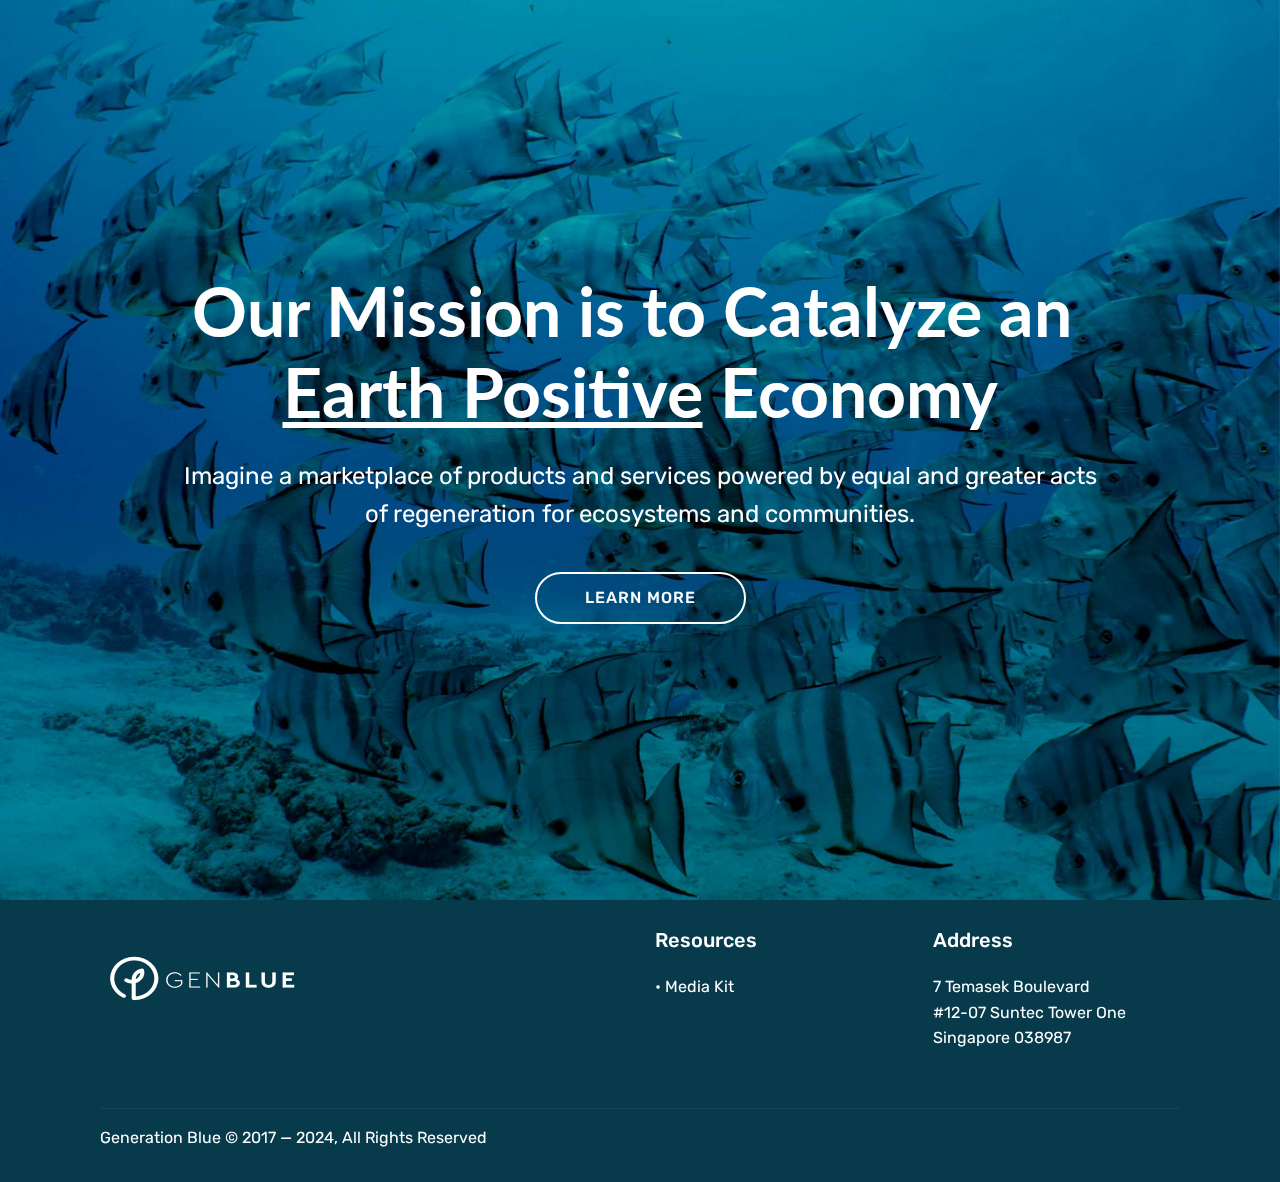
<file: index.html>
<!DOCTYPE html>
<html  >
<head>
  
  <meta charset="UTF-8">
  <meta http-equiv="X-UA-Compatible" content="IE=edge">
  
  <meta name="viewport" content="width=device-width, initial-scale=1, minimum-scale=1">
  <link rel="shortcut icon" href="assets/images/genblue-icon-128x128.png" type="image/x-icon">
  <meta name="description" content="Our mission is to protect the Earth’s vital ecosystems by inspiring every global citizen with exponential technologies. For the love of life. Our team of eco heroes, advisors, ambassadors, and partners are united by purpose to protect and celebrate what we love. Powered by Purpose. We live at a pivotal moment in time. Our choices will impact all generations to come. We believe it is possible to achieve an abundant and sustainable future for all. Eco Heroes
Anyone can be an eco hero by protecting the ecosystems that sustain life. Listen to the stories of inspiration, determination, resilience, and joy from those on the front lines of restoration and regeneration. Proof of Care. Each global citizen can harvest rewards through Earth Positive Actions that improve our planet for the generations to come.">
  
  
  <title>GenBlue</title>
  <link rel="stylesheet" href="assets/web/assets/mobirise-icons/mobirise-icons.css">
  <link rel="stylesheet" href="assets/bootstrap/css/bootstrap.min.css">
  <link rel="stylesheet" href="assets/bootstrap/css/bootstrap-grid.min.css">
  <link rel="stylesheet" href="assets/bootstrap/css/bootstrap-reboot.min.css">
  <link rel="stylesheet" href="assets/tether/tether.min.css">
  <link rel="stylesheet" href="assets/socicon/css/styles.css">
  <link rel="stylesheet" href="assets/theme/css/style.css">
  <link rel="preload" href="https://fonts.googleapis.com/css?family=Lato:100,100i,300,300i,400,400i,700,700i,900,900i&display=swap" as="style" onload="this.onload=null;this.rel='stylesheet'">
  <noscript><link rel="stylesheet" href="https://fonts.googleapis.com/css?family=Lato:100,100i,300,300i,400,400i,700,700i,900,900i&display=swap"></noscript>
  <link rel="preload" href="https://fonts.googleapis.com/css?family=Rubik:300,300i,400,400i,500,500i,700,700i,900,900i&display=swap" as="style" onload="this.onload=null;this.rel='stylesheet'">
  <noscript><link rel="stylesheet" href="https://fonts.googleapis.com/css?family=Rubik:300,300i,400,400i,500,500i,700,700i,900,900i&display=swap"></noscript>
  <link rel="preload" as="style" href="assets/mobirise/css/mbr-additional.css"><link rel="stylesheet" href="assets/mobirise/css/mbr-additional.css" type="text/css">

  
  
  
</head>
<body>

<!-- Analytics -->
<!-- Global site tag (gtag.js) - Google Analytics -->
<script async src="https://www.googletagmanager.com/gtag/js?id=UA-113071973-1"></script>
<script>
  window.dataLayer = window.dataLayer || [];
  function gtag(){dataLayer.push(arguments);}
  gtag('js', new Date());

  gtag('config', 'UA-113071973-1');
</script>
<!-- /Analytics -->


  
  <section class="header6 cid-r0ArezDzyI mbr-fullscreen mbr-parallax-background" id="header6-0">

    

    <div class="mbr-overlay" style="opacity: 0.3; background-color: rgb(0, 0, 0);">
    </div>

    <div class="container">
        <div class="row justify-content-md-center">
            <div class="mbr-white col-md-10">
                <h1 class="mbr-section-title align-center mbr-bold pb-3 mbr-fonts-style display-1">Our Mission is to Catalyze an&nbsp;<br><u>Earth Positive</u> Economy</h1>
                <p class="mbr-text align-center pb-3 mbr-fonts-style display-5">
                    Imagine a marketplace of products and services powered by equal and greater acts of regeneration for ecosystems and communities.</p>
                <div class="mbr-section-btn align-center"><a class="btn btn-md btn-white-outline display-4" href="https://lists.generation.blue" target="_blank">LEARN MORE</a></div>
            </div>
        </div>
    </div>

    
</section>

<section class="cid-r0ADyGZ4p8" id="footer1-e">

    

    

    <div class="container">
        <div class="media-container-row content text-white">
            <div class="col-12 col-md-3">
                <div class="media-wrap">
                    
                        <img src="assets/images/footer-logo-480x96.png" alt="GenBlue" title="GenBlue">
                    
                </div>
            </div>
            <div class="col-12 col-md-3 mbr-fonts-style display-7">
                <h5 class="pb-3">&nbsp;</h5>
                <p class="mbr-text">&nbsp;</p>
            </div>
            <div class="col-12 col-md-3 mbr-fonts-style display-7">
                <h5 class="pb-3">Resources</h5>
                <p class="mbr-text"><a href="media.html" class="text-white">• Media Kit</a></p>
            </div>
            <div class="col-12 col-md-3 mbr-fonts-style display-7">
                <h5 class="pb-3">Address</h5>
                <p class="mbr-text">7 Temasek Boulevard<br>#12-07 Suntec Tower One<br>Singapore 038987&nbsp;<br><br></p>
            </div>
        </div>
        <div class="footer-lower">
            <div class="media-container-row">
                <div class="col-sm-12">
                    <hr>
                </div>
            </div>
            <div class="media-container-row mbr-white">
                <div class="col-sm-6 copyright">
                    <p class="mbr-text mbr-fonts-style display-7">Generation Blue © 2017 — 2024, All Rights Reserved
                    </p>
                </div>
                <div class="col-md-6">
                    
                </div>
            </div>
        </div>
    </div>
</section>


<script src="assets/popper/popper.min.js"></script>
  <script src="assets/web/assets/jquery/jquery.min.js"></script>
  <script src="assets/bootstrap/js/bootstrap.min.js"></script>
  <script src="assets/tether/tether.min.js"></script>
  <script src="assets/smoothscroll/smooth-scroll.js"></script>
  <script src="assets/parallax/jarallax.min.js"></script>
  <script src="assets/theme/js/script.js"></script>
  
  
  
</body>
</html>
</file>
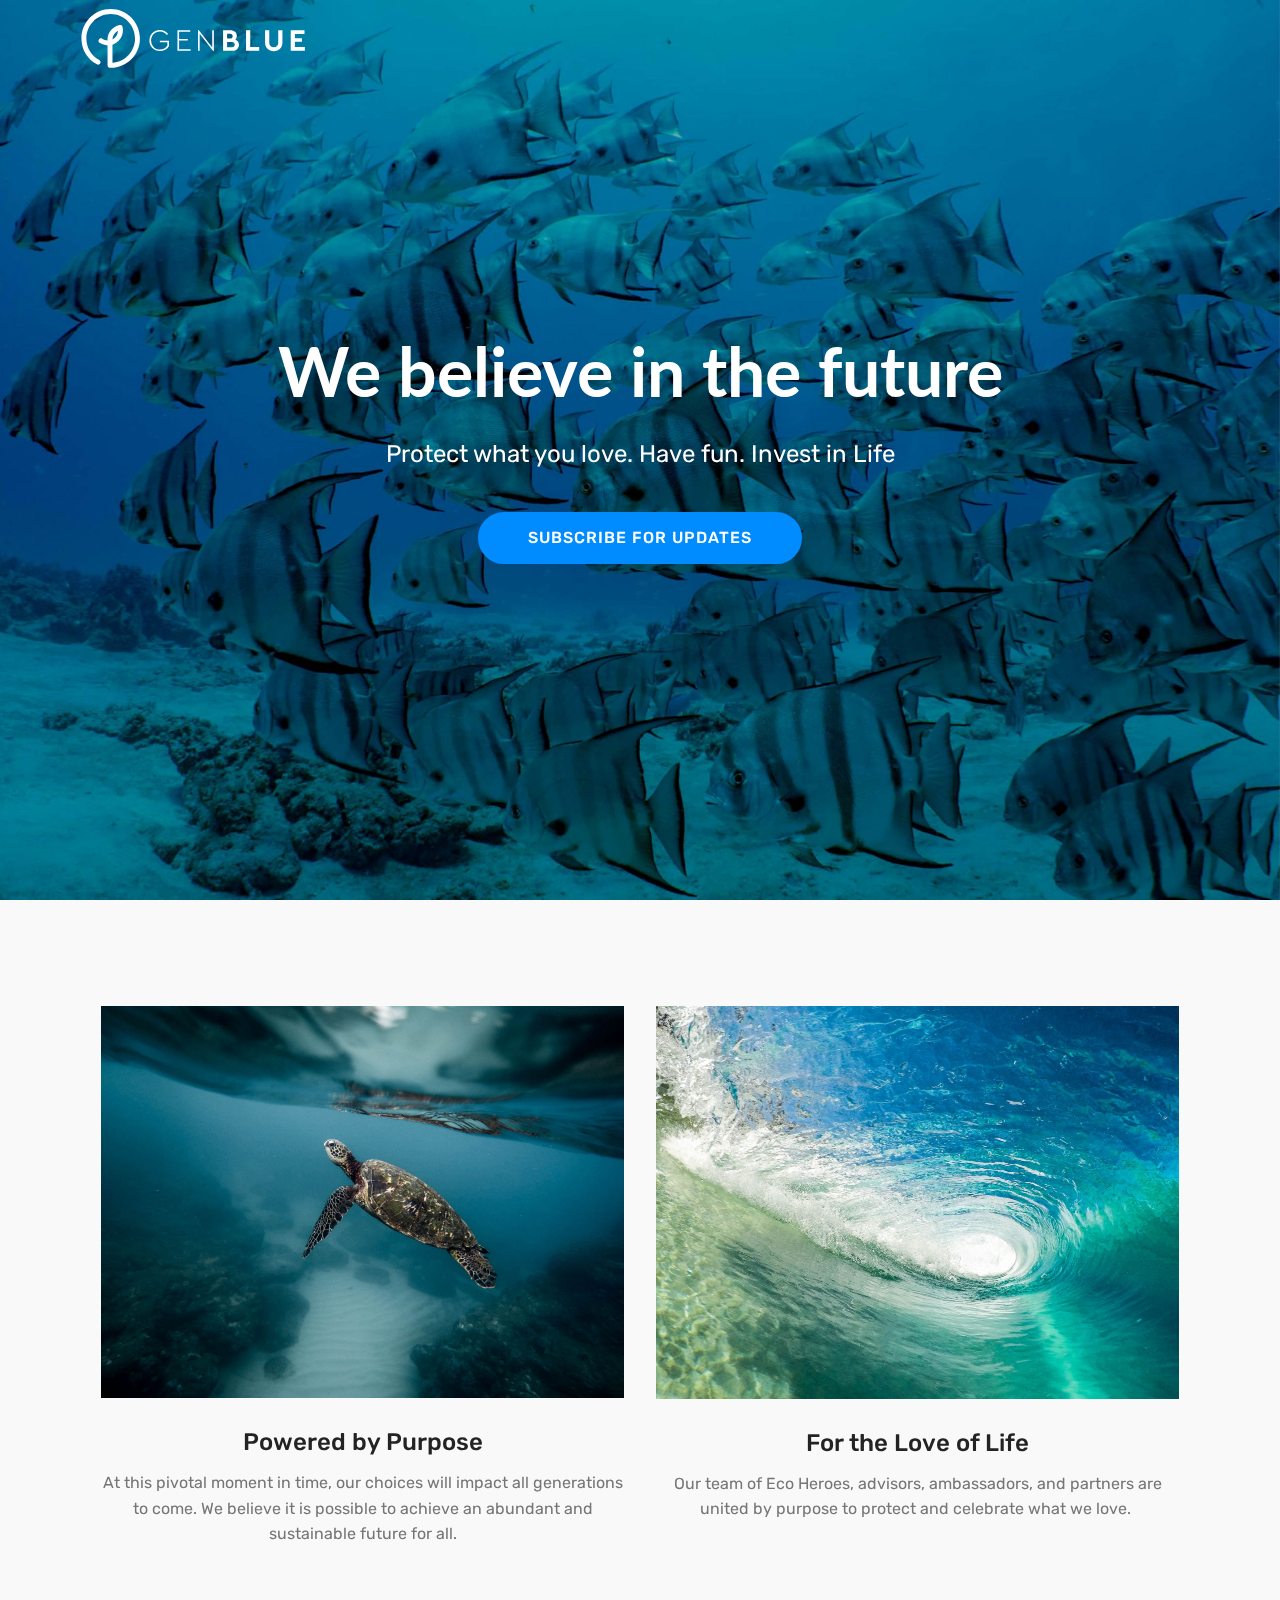
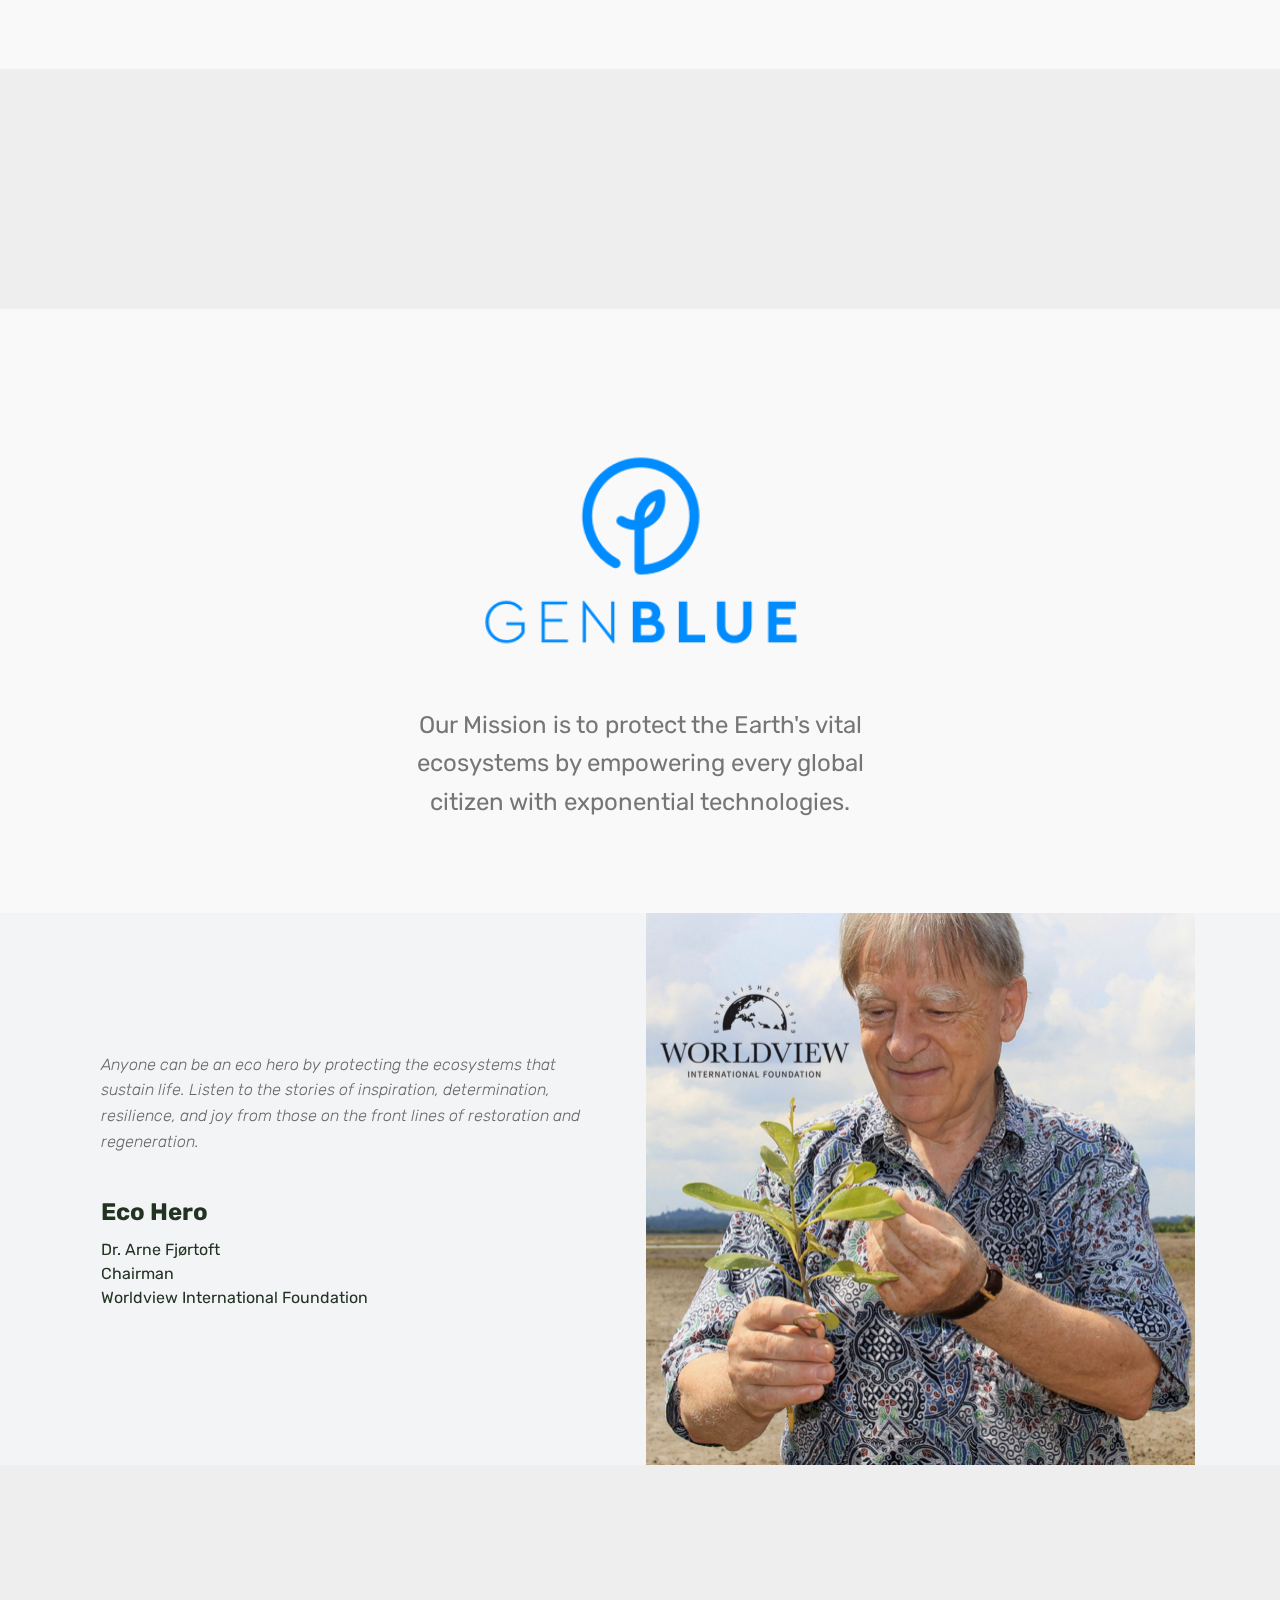
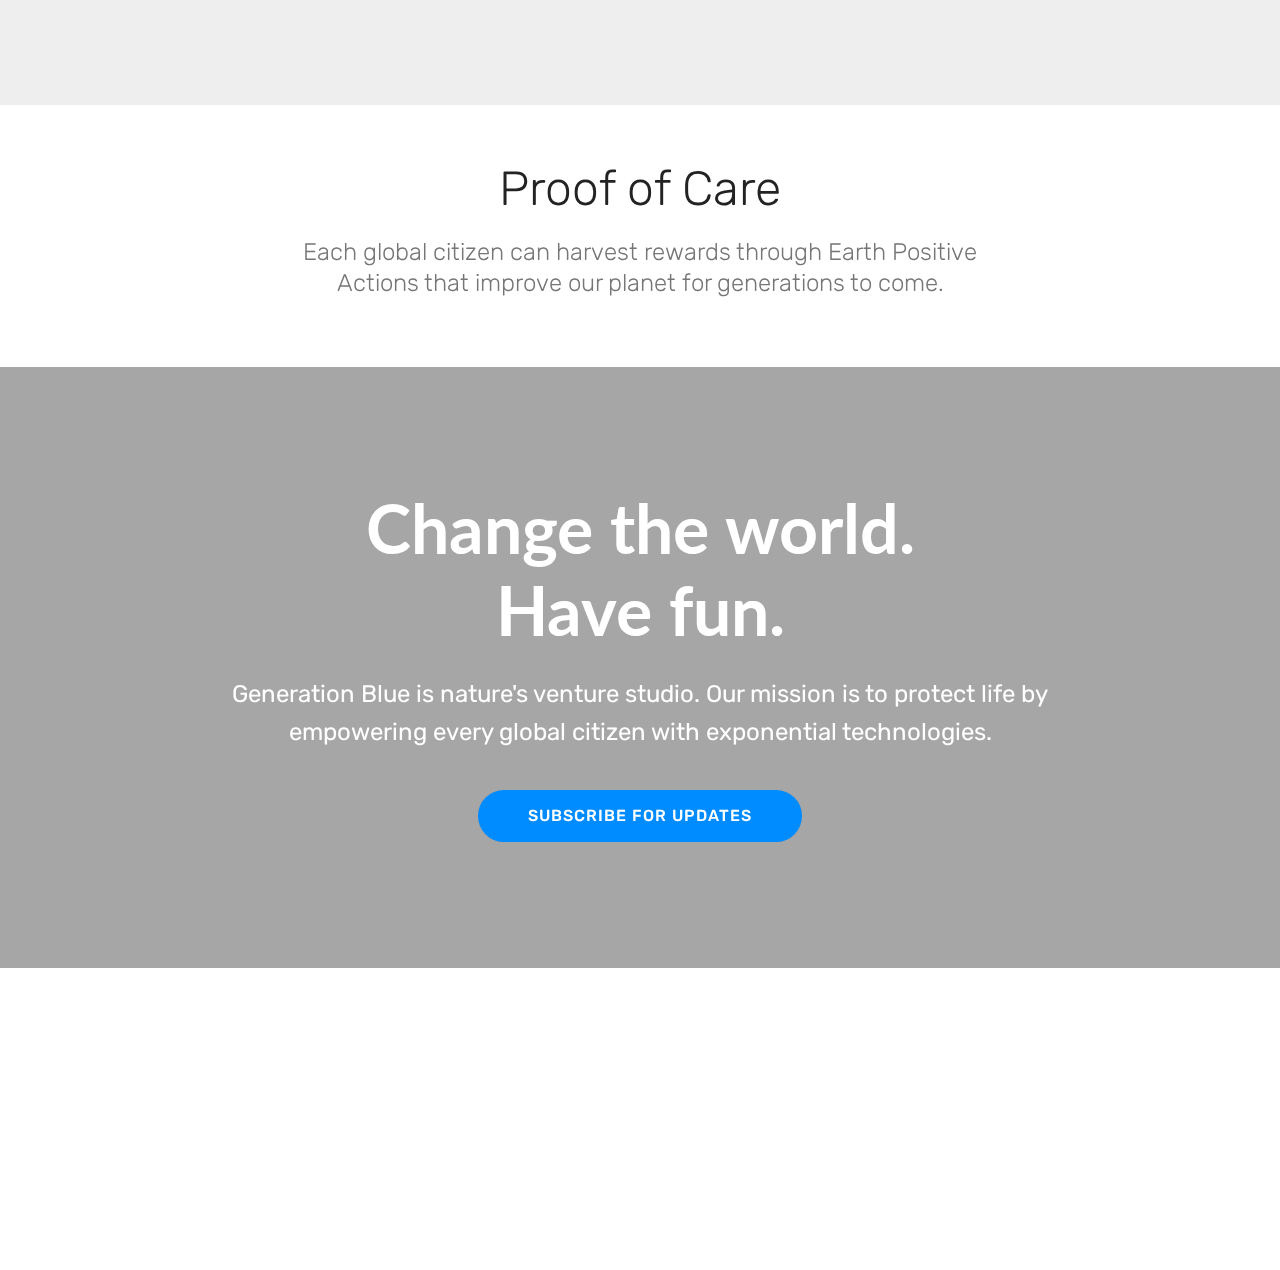
<file: index-v1.html>
<!DOCTYPE html>
<html  >
<head>
  
  <meta charset="UTF-8">
  <meta http-equiv="X-UA-Compatible" content="IE=edge">
  
  <meta name="viewport" content="width=device-width, initial-scale=1, minimum-scale=1">
  <link rel="shortcut icon" href="assets/images/genblue-icon-128x128.png" type="image/x-icon">
  <meta name="description" content="Our mission is to protect the Earth’s vital ecosystems by inspiring every global citizen with exponential technologies. For the love of life. Our team of eco heroes, advisors, ambassadors, and partners are united by purpose to protect and celebrate what we love. Powered by Purpose. We live at a pivotal moment in time. Our choices will impact all generations to come. We believe it is possible to achieve an abundant and sustainable future for all. Eco Heroes
Anyone can be an eco hero by protecting the ecosystems that sustain life. Listen to the stories of inspiration, determination, resilience, and joy from those on the front lines of restoration and regeneration. Proof of Care. Each global citizen can harvest rewards through Earth Positive Actions that improve our planet for the generations to come.">
  
  
  <title>GenBlue - v1</title>
  <link rel="stylesheet" href="assets/web/assets/mobirise-icons/mobirise-icons.css">
  <link rel="stylesheet" href="assets/bootstrap/css/bootstrap.min.css">
  <link rel="stylesheet" href="assets/bootstrap/css/bootstrap-grid.min.css">
  <link rel="stylesheet" href="assets/bootstrap/css/bootstrap-reboot.min.css">
  <link rel="stylesheet" href="assets/tether/tether.min.css">
  <link rel="stylesheet" href="assets/dropdown/css/style.css">
  <link rel="stylesheet" href="assets/socicon/css/styles.css">
  <link rel="stylesheet" href="assets/theme/css/style.css">
  <link rel="preload" href="https://fonts.googleapis.com/css?family=Lato:100,100i,300,300i,400,400i,700,700i,900,900i&display=swap" as="style" onload="this.onload=null;this.rel='stylesheet'">
  <noscript><link rel="stylesheet" href="https://fonts.googleapis.com/css?family=Lato:100,100i,300,300i,400,400i,700,700i,900,900i&display=swap"></noscript>
  <link rel="preload" href="https://fonts.googleapis.com/css?family=Rubik:300,300i,400,400i,500,500i,700,700i,900,900i&display=swap" as="style" onload="this.onload=null;this.rel='stylesheet'">
  <noscript><link rel="stylesheet" href="https://fonts.googleapis.com/css?family=Rubik:300,300i,400,400i,500,500i,700,700i,900,900i&display=swap"></noscript>
  <link rel="preload" as="style" href="assets/mobirise/css/mbr-additional.css"><link rel="stylesheet" href="assets/mobirise/css/mbr-additional.css" type="text/css">

  
  
  
</head>
<body>

<!-- Analytics -->
<!-- Global site tag (gtag.js) - Google Analytics -->
<script async src="https://www.googletagmanager.com/gtag/js?id=UA-113071973-1"></script>
<script>
  window.dataLayer = window.dataLayer || [];
  function gtag(){dataLayer.push(arguments);}
  gtag('js', new Date());

  gtag('config', 'UA-113071973-1');
</script>
<!-- /Analytics -->


  
  <section class="menu cid-r3sg3Mi9Q5" once="menu" id="menu2-1l">

    

    <nav class="navbar navbar-expand beta-menu navbar-dropdown align-items-center navbar-toggleable-sm bg-color transparent">
        <button class="navbar-toggler navbar-toggler-right" type="button" data-toggle="collapse" data-target="#navbarSupportedContent" aria-controls="navbarSupportedContent" aria-expanded="false" aria-label="Toggle navigation">
            <div class="hamburger">
                <span></span>
                <span></span>
                <span></span>
                <span></span>
            </div>
        </button>
        <div class="menu-logo">
            <div class="navbar-brand">
                <span class="navbar-logo">
                    <a href="#">
                        <img src="assets/images/genblue-white.svg" alt="" title="" style="height: 3.8rem;">
                    </a>
                </span>
                
            </div>
        </div>
        <div class="collapse navbar-collapse" id="navbarSupportedContent">
            
            
        </div>
    </nav>
</section>

<section class="header6 cid-r3sg3QiRlL mbr-fullscreen mbr-parallax-background" id="header6-1m">

    

    <div class="mbr-overlay" style="opacity: 0.3; background-color: rgb(0, 0, 0);">
    </div>

    <div class="container">
        <div class="row justify-content-md-center">
            <div class="mbr-white col-md-10">
                <h1 class="mbr-section-title align-center mbr-bold pb-3 mbr-fonts-style display-1">
                    We believe in the future</h1>
                <p class="mbr-text align-center pb-3 mbr-fonts-style display-5">
                    Protect what you love. Have fun. Invest in Life</p>
                <div class="mbr-section-btn align-center"><a class="btn btn-md btn-primary display-4" href="https://lists.generation.blue" target="_blank">SUBSCRIBE FOR UPDATES</a></div>
            </div>
        </div>
    </div>

    
</section>

<section class="features2 cid-r3sg3RCUFK" id="features2-1n">

    

    
    
    <div class="container">
        <div class="media-container-row">
            <div class="card p-3 col-12 col-md-6">
                <div class="card-wrapper">
                    <div class="card-img">
                        <img src="assets/images/jeremy-bishop-136677-unsplash-1046x784.jpg" alt="Purpose" title="">
                    </div>
                    <div class="card-box">
                        <h4 class="card-title pb-3 mbr-fonts-style display-5">
                            Powered by Purpose</h4>
                        <p class="mbr-text mbr-fonts-style display-7">At this pivotal moment in time, our choices will impact all generations to come. We believe it is possible to achieve an abundant and sustainable future for all.</p>
                    </div>
                </div>
            </div>

            <div class="card p-3 col-12 col-md-6">
                <div class="card-wrapper">
                    <div class="card-img">
                        <img src="assets/images/jeremy-bishop-123463-unsplash-1046x785.jpg" alt="Love of Life" title="">
                    </div>
                    <div class="card-box ">
                        <h4 class="card-title pb-3 mbr-fonts-style display-5">
                            For the Love of Life</h4>
                        <p class="mbr-text mbr-fonts-style display-7">Our team of Eco Heroes, advisors, ambassadors, and partners are united by purpose to protect and celebrate what we love.&nbsp;</p>
                    </div>
                </div>
            </div>

            

            
        </div>
    </div>
</section>

<section class="mbr-section content5 cid-r3sg3TCO6A mbr-parallax-background" id="content5-1o">

    

    

    <div class="container">
        <div class="media-container-row">
            <div class="title col-12 col-md-8">
                
                
                
                
            </div>
        </div>
    </div>
</section>

<section class="features2 cid-r3sg3VbpD5" id="features2-1p">

    

    
    
    <div class="container">
        <div class="media-container-row">
            <div class="card p-3 col-12 col-md-6">
                <div class="card-wrapper">
                    <div class="card-img">
                        <img src="assets/images/content-logo-1-478x319.png" alt="GenBlue" title="GenBlue">
                    </div>
                    <div class="card-box">
                        
                        <p class="mbr-text mbr-fonts-style display-5">Our Mission is to protect the Earth's vital ecosystems by empowering every global citizen with exponential technologies.</p>
                    </div>
                </div>
            </div>

            

            

            
        </div>
    </div>
</section>

<section class="testimonials3 cid-r3sg3Xg9gW" id="testimonials3-1q">

    

    

    <div class="container">
        <div class="media-container-row">
            <div class="media-content px-3 align-self-center mbr-white py-2">
                <p class="mbr-text testimonial-text mbr-fonts-style display-7">
                   Anyone can be an eco hero by protecting the ecosystems that sustain life. Listen to the stories of inspiration, determination, resilience, and joy from those on the front lines of restoration and regeneration.</p>
                <p class="mbr-author-name pt-4 mb-2 mbr-fonts-style display-5">
                   Eco Hero</p>
                <p class="mbr-author-desc mbr-fonts-style display-7">Dr. Arne Fjørtoft<br>Chairman <br>Worldview International Foundation</p>
            </div>

            <div class="mbr-figure pl-lg-5" style="width: 115%;">
              <img src="assets/images/arne-1098x1105.jpg" alt="" title="">
            </div>
        </div>
    </div>
</section>

<section class="mbr-section content5 cid-r3sg3YGESC mbr-parallax-background" id="content5-1r">

    

    

    <div class="container">
        <div class="media-container-row">
            <div class="title col-12 col-md-8">
                
                
                
                
            </div>
        </div>
    </div>
</section>

<section class="mbr-section content4 cid-r3sg40eV1x" id="content4-1s">

    

    <div class="container">
        <div class="media-container-row">
            <div class="title col-12 col-md-8">
                <h2 class="align-center pb-3 mbr-fonts-style display-2">
                    Proof of Care</h2>
                <h3 class="mbr-section-subtitle align-center mbr-light mbr-fonts-style display-5">
                    Each global citizen can harvest rewards through Earth Positive Actions that improve our planet for generations to come.</h3>
                
            </div>
        </div>
    </div>
</section>

<section class="header6 cid-r3sg41pGr6" data-bg-video="https://www.youtube.com/watch?v=jmQCpW1kJTA" id="header6-1t">

    

    <div class="mbr-overlay" style="opacity: 0.3; background-color: rgb(0, 0, 0);">
    </div>

    <div class="container">
        <div class="row justify-content-md-center">
            <div class="mbr-white col-md-10">
                <h1 class="mbr-section-title align-center mbr-bold pb-3 mbr-fonts-style display-1">
                    Change the world. <br>Have fun.</h1>
                <p class="mbr-text align-center pb-3 mbr-fonts-style display-5">
                    Generation Blue is nature's venture studio. Our mission is to protect life by empowering every global citizen with exponential technologies.</p>
                <div class="mbr-section-btn align-center"><a class="btn btn-md btn-primary display-4" href="https://lists.generation.blue">SUBSCRIBE FOR UPDATES</a></div>
            </div>
        </div>
    </div>

    
</section>

<section class="cid-r3sg42ptj2 mbr-reveal" id="footer1-1u">

    

    

    <div class="container">
        <div class="media-container-row content text-white">
            <div class="col-12 col-md-3">
                <div class="media-wrap">
                    
                        <img src="assets/images/footer-logo-480x96.png" alt="GenBlue" title="GenBlue">
                    
                </div>
            </div>
            <div class="col-12 col-md-3 mbr-fonts-style display-7">
                <h5 class="pb-3">&nbsp;</h5>
                <p class="mbr-text">&nbsp;</p>
            </div>
            <div class="col-12 col-md-3 mbr-fonts-style display-7">
                <h5 class="pb-3">&nbsp;</h5>
                <p class="mbr-text">&nbsp;</p>
            </div>
            <div class="col-12 col-md-3 mbr-fonts-style display-7">
                <h5 class="pb-3">Address</h5>
                <p class="mbr-text">10 Anson Road<br>#27-15 International Plaza<br>Singapore 079903</p>
            </div>
        </div>
        <div class="footer-lower">
            <div class="media-container-row">
                <div class="col-sm-12">
                    <hr>
                </div>
            </div>
            <div class="media-container-row mbr-white">
                <div class="col-sm-6 copyright">
                    <p class="mbr-text mbr-fonts-style display-7">
                        © Copyright 2017 Generation Blue - All Rights Reserved
                    </p>
                </div>
                <div class="col-md-6">
                    <div class="social-list align-right">
                        <div class="soc-item">
                            <a href="https://t.me/generationblue" target="_blank">
                                <span class="mbr-iconfont mbr-iconfont-social socicon-telegram socicon"></span>
                            </a>
                        </div>
                        <div class="soc-item">
                            <a href="https://www.facebook.com/GenerationBlueOfficial" target="_blank">
                                <span class="mbr-iconfont mbr-iconfont-social socicon-facebook socicon"></span>
                            </a>
                        </div>
                        <div class="soc-item">
                            <a href="https://www.youtube.com/channel/UClEdDTfBfnCR-2bWu6cRq-Q" target="_blank">
                                <span class="mbr-iconfont mbr-iconfont-social socicon-youtube socicon"></span>
                            </a>
                        </div>
                        <div class="soc-item">
                            <a href="https://www.instagram.com/generation___blue/" target="_blank">
                                <span class="mbr-iconfont mbr-iconfont-social socicon-instagram socicon"></span>
                            </a>
                        </div>
                        <div class="soc-item">
                            <a href="https://www.linkedin.com/company/genblue/" target="_blank">
                                <span class="mbr-iconfont mbr-iconfont-social socicon-linkedin socicon"></span>
                            </a>
                        </div>
                        
                    </div>
                </div>
            </div>
        </div>
    </div>
</section>


<script src="assets/popper/popper.min.js"></script>
  <script src="assets/web/assets/jquery/jquery.min.js"></script>
  <script src="assets/bootstrap/js/bootstrap.min.js"></script>
  <script src="assets/tether/tether.min.js"></script>
  <script src="assets/smoothscroll/smooth-scroll.js"></script>
  <script src="assets/dropdown/js/nav-dropdown.js"></script>
  <script src="assets/dropdown/js/navbar-dropdown.js"></script>
  <script src="assets/touchswipe/jquery.touch-swipe.min.js"></script>
  <script src="assets/parallax/jarallax.min.js"></script>
  <script src="assets/ytplayer/jquery.mb.ytplayer.min.js"></script>
  <script src="assets/vimeoplayer/jquery.mb.vimeo_player.js"></script>
  <script src="assets/theme/js/script.js"></script>
  
  
  
</body>
</html>
</file>
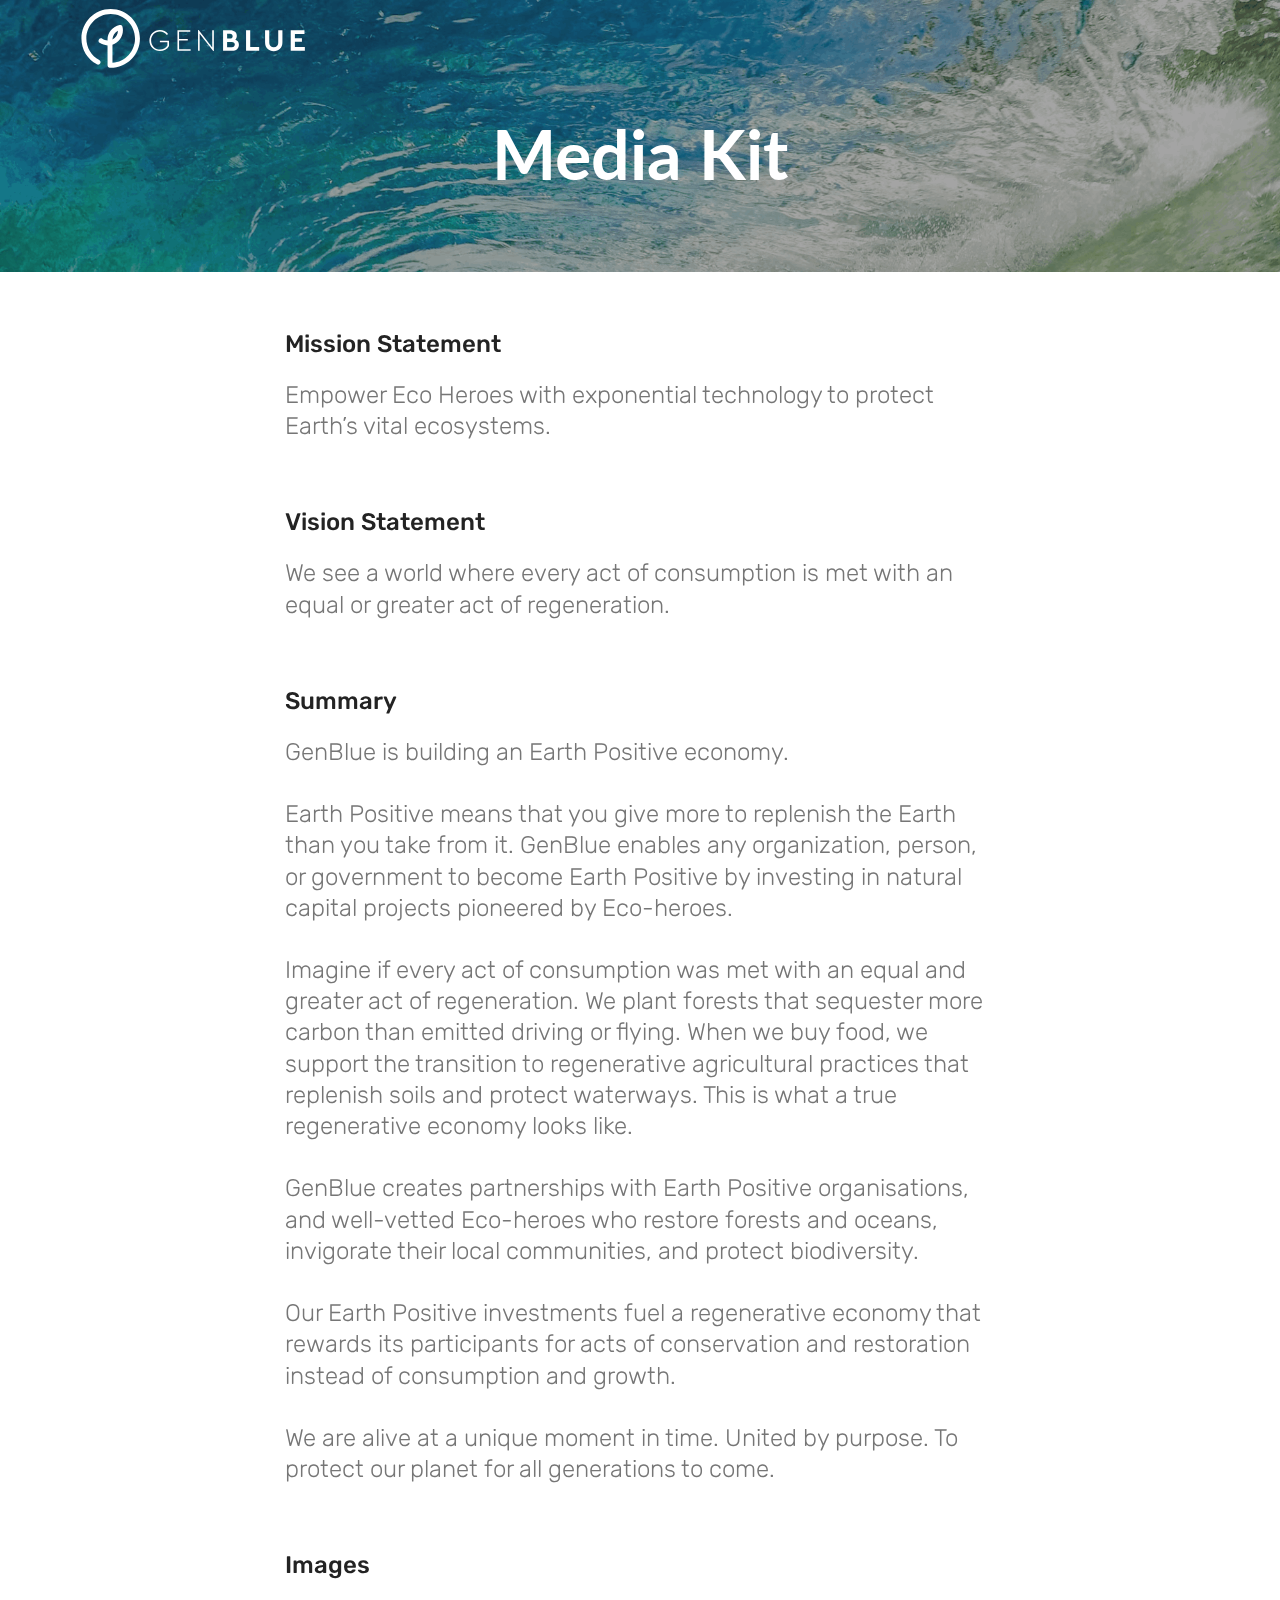
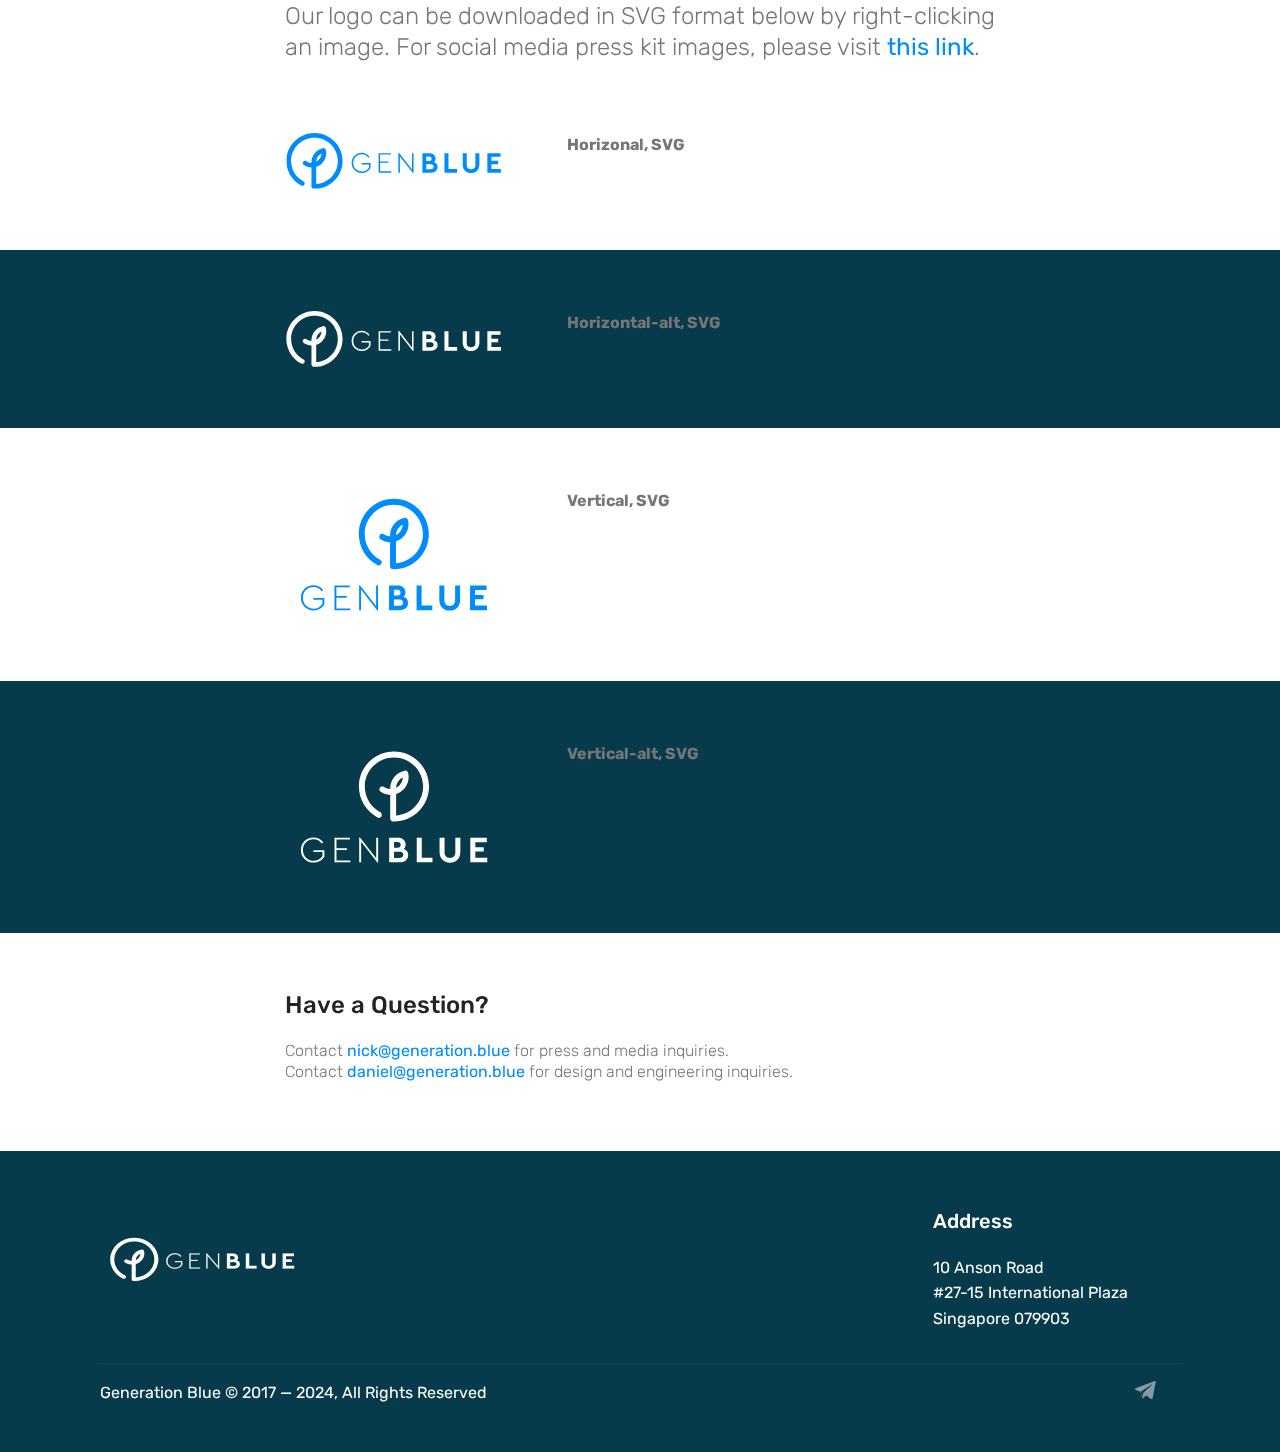
<file: media.html>
<!DOCTYPE html>
<html  >
<head>
  
  <meta charset="UTF-8">
  <meta http-equiv="X-UA-Compatible" content="IE=edge">
  
  <meta name="viewport" content="width=device-width, initial-scale=1, minimum-scale=1">
  <link rel="shortcut icon" href="assets/images/genblue-icon-128x128.png" type="image/x-icon">
  <meta name="description" content="GenBlue - Media Kit">
  
  
  <title>GenBlue - Media Kit</title>
  <link rel="stylesheet" href="assets/web/assets/mobirise-icons/mobirise-icons.css">
  <link rel="stylesheet" href="assets/bootstrap/css/bootstrap.min.css">
  <link rel="stylesheet" href="assets/bootstrap/css/bootstrap-grid.min.css">
  <link rel="stylesheet" href="assets/bootstrap/css/bootstrap-reboot.min.css">
  <link rel="stylesheet" href="assets/tether/tether.min.css">
  <link rel="stylesheet" href="assets/dropdown/css/style.css">
  <link rel="stylesheet" href="assets/socicon/css/styles.css">
  <link rel="stylesheet" href="assets/theme/css/style.css">
  <link rel="preload" href="https://fonts.googleapis.com/css?family=Lato:100,100i,300,300i,400,400i,700,700i,900,900i&display=swap" as="style" onload="this.onload=null;this.rel='stylesheet'">
  <noscript><link rel="stylesheet" href="https://fonts.googleapis.com/css?family=Lato:100,100i,300,300i,400,400i,700,700i,900,900i&display=swap"></noscript>
  <link rel="preload" href="https://fonts.googleapis.com/css?family=Rubik:300,300i,400,400i,500,500i,700,700i,900,900i&display=swap" as="style" onload="this.onload=null;this.rel='stylesheet'">
  <noscript><link rel="stylesheet" href="https://fonts.googleapis.com/css?family=Rubik:300,300i,400,400i,500,500i,700,700i,900,900i&display=swap"></noscript>
  <link rel="preload" as="style" href="assets/mobirise/css/mbr-additional.css"><link rel="stylesheet" href="assets/mobirise/css/mbr-additional.css" type="text/css">

  
  
  
</head>
<body>

<!-- Analytics -->
<!-- Global site tag (gtag.js) - Google Analytics -->
<script async src="https://www.googletagmanager.com/gtag/js?id=UA-113071973-1"></script>
<script>
  window.dataLayer = window.dataLayer || [];
  function gtag(){dataLayer.push(arguments);}
  gtag('js', new Date());

  gtag('config', 'UA-113071973-1');
</script>
<!-- /Analytics -->


  
  <section class="menu cid-r2rK3Noszy" once="menu" id="menu1-u">

    

    <nav class="navbar navbar-expand beta-menu navbar-dropdown align-items-center navbar-toggleable-sm bg-color transparent">
        <button class="navbar-toggler navbar-toggler-right" type="button" data-toggle="collapse" data-target="#navbarSupportedContent" aria-controls="navbarSupportedContent" aria-expanded="false" aria-label="Toggle navigation">
            <div class="hamburger">
                <span></span>
                <span></span>
                <span></span>
                <span></span>
            </div>
        </button>
        <div class="menu-logo">
            <div class="navbar-brand">
                <span class="navbar-logo">
                    <a href="http://generation.blue">
                         <img src="assets/images/genblue-white.svg" alt="" title="" style="height: 3.8rem;">
                    </a>
                </span>
                
            </div>
        </div>
        <div class="collapse navbar-collapse" id="navbarSupportedContent">
            
            
        </div>
    </nav>
</section>

<section class="mbr-section content5 cid-r2rJVM4n03 mbr-parallax-background" id="content5-t">

    

    <div class="mbr-overlay" style="opacity: 0.4; background-color: rgb(35, 35, 35);">
    </div>

    <div class="container">
        <div class="media-container-row">
            <div class="title col-12 col-md-8">
                <h2 class="align-center mbr-bold mbr-white pb-3 mbr-fonts-style display-1">
                    Media Kit</h2>
                
                
                
            </div>
        </div>
    </div>
</section>

<section class="mbr-section content4 cid-r2rt9s108H" id="content4-m">

    

    <div class="container">
        <div class="media-container-row">
            <div class="title col-12 col-md-8">
                <h2 class="align-center pb-3 mbr-fonts-style display-5">Mission Statement</h2>
                <h3 class="mbr-section-subtitle align-center mbr-light mbr-fonts-style display-5">Empower Eco Heroes with exponential technology to protect Earth’s vital ecosystems.<br></h3>
                
            </div>
        </div>
    </div>
</section>

<section class="mbr-section content4 cid-r2rtovsnvo" id="content4-n">

    

    <div class="container">
        <div class="media-container-row">
            <div class="title col-12 col-md-8">
                <h2 class="align-center pb-3 mbr-fonts-style display-5">
                    Vision Statement</h2>
                <h3 class="mbr-section-subtitle align-center mbr-light mbr-fonts-style display-5">We see a world where every act of consumption is met with an equal or greater act of regeneration.&nbsp;</h3>
                
            </div>
        </div>
    </div>
</section>

<section class="mbr-section content4 cid-r2rvFTxpvI" id="content4-o">

    

    <div class="container">
        <div class="media-container-row">
            <div class="title col-12 col-md-8">
                <h2 class="align-center pb-3 mbr-fonts-style display-5">
                    Summary</h2>
                <h3 class="mbr-section-subtitle align-center mbr-light mbr-fonts-style display-5"><div>GenBlue is building an Earth Positive economy.&nbsp;</div><div><br></div><div>Earth Positive means that you give more to replenish the Earth than you take from it. GenBlue enables any organization, person, or government to become Earth Positive by investing in natural capital projects pioneered by Eco-heroes.&nbsp;</div><div><br></div><div>Imagine if every act of consumption was met with an equal and greater act of regeneration. We plant forests that sequester more carbon than emitted driving or flying. When we buy food, we support the transition to regenerative agricultural practices that replenish soils and protect waterways. This is what a true regenerative economy looks like.</div><div><br></div><div>GenBlue creates partnerships with Earth Positive organisations, and well-vetted Eco-heroes who restore forests and oceans, invigorate their local communities, and protect biodiversity.</div><div><br></div><div>Our Earth Positive investments fuel a regenerative economy that rewards its participants for acts of conservation and restoration instead of consumption and growth.</div><div><br></div><div>We are alive at a unique moment in time. United by purpose. To protect our planet for all generations to come.</div></h3>
                
            </div>
        </div>
    </div>
</section>

<section class="mbr-section content4 cid-r3eH1yC2Rk" id="content4-1k">

    

    <div class="container">
        <div class="media-container-row">
            <div class="title col-12 col-md-8">
                <h2 class="align-center pb-3 mbr-fonts-style display-5">Images</h2>
                <h3 class="mbr-section-subtitle align-center mbr-light mbr-fonts-style display-5">
                    Our logo can be downloaded in SVG format below by right-clicking an image. For social media press kit images, please visit <a href="https://github.com/genblue/presskit" target="_blank">this link</a>.</h3>
                
            </div>
        </div>
    </div>
</section>

<section class="mbr-section content6 cid-r2rMMp4mcq" id="content6-z">
    
     
    
    <div class="container">
        <div class="media-container-row">
            <div class="col-12 col-md-8">
                <div class="media-container-row">
                    <div class="mbr-figure" style="width: 60%;">
                      <img src="assets/images/genblue.svg" alt="" title="">  
                    </div>
                    <div class="media-content">
                        <div class="mbr-section-text">
                            <p class="mbr-text mb-0 mbr-fonts-style display-7"><strong>Horizonal,&nbsp;</strong><strong>SVG</strong><br><strong><br></strong></p>
                        </div>
                    </div>
                </div>
            </div>
        </div>
    </div>
</section>

<section class="mbr-section content6 cid-r2rMNMaMyH" id="content6-11">
    
     
    
    <div class="container">
        <div class="media-container-row">
            <div class="col-12 col-md-8">
                <div class="media-container-row">
                    <div class="mbr-figure" style="width: 60%;">
                      <img src="assets/images/genblue-white.svg" alt="" title="">  
                    </div>
                    <div class="media-content">
                        <div class="mbr-section-text">
                            <p class="mbr-text mb-0 mbr-fonts-style display-7"><strong>Horizontal-alt, SVG</strong></p>
                        </div>
                    </div>
                </div>
            </div>
        </div>
    </div>
</section>

<section class="mbr-section content6 cid-r2rMN8cktK" id="content6-10">
    
     
    
    <div class="container">
        <div class="media-container-row">
            <div class="col-12 col-md-8">
                <div class="media-container-row">
                    <div class="mbr-figure" style="width: 60%;">
                      <img src="assets/images/genblue-alt.svg" alt="" title="">  
                    </div>
                    <div class="media-content">
                        <div class="mbr-section-text">
                            <p class="mbr-text mb-0 mbr-fonts-style display-7"><strong>Vertical, SVG</strong><br><br></p>
                        </div>
                    </div>
                </div>
            </div>
        </div>
    </div>
</section>

<section class="mbr-section content6 cid-r2rPd6jLnD" id="content6-14">
    
     
    
    <div class="container">
        <div class="media-container-row">
            <div class="col-12 col-md-8">
                <div class="media-container-row">
                    <div class="mbr-figure" style="width: 60%;">
                      <img src="assets/images/genblue-white-alt.svg" alt="" title="">  
                    </div>
                    <div class="media-content">
                        <div class="mbr-section-text">
                            <p class="mbr-text mb-0 mbr-fonts-style display-7"><strong>Vertical-alt, SVG</strong></p>
                        </div>
                    </div>
                </div>
            </div>
        </div>
    </div>
</section>

<section class="mbr-section content4 cid-r2rRrutvbc" id="content4-17">

    

    <div class="container">
        <div class="media-container-row">
            <div class="title col-12 col-md-8">
                <h2 class="align-center pb-3 mbr-fonts-style display-5">
                    Have a Question?</h2>
                <h3 class="mbr-section-subtitle align-center mbr-light mbr-fonts-style display-7">Contact <a href="mailto:nick@generation.blue">nick@generation.blue</a> for press and media inquiries.&nbsp;<br>Contact <a href="mailto:daniel@generation.blue" class="text-primary">daniel@generation.blue</a> for design and engineering inquiries.</h3>
                
            </div>
        </div>
    </div>
</section>

<section class="cid-r2rM8whHlG" id="footer1-y">

    

    

    <div class="container">
        <div class="media-container-row content text-white">
            <div class="col-12 col-md-3">
                <div class="media-wrap">
                    
                        <img src="assets/images/footer-logo-480x96.png" alt="GenBlue" title="GenBlue">
                    
                </div>
            </div>
            <div class="col-12 col-md-3 mbr-fonts-style display-7">
                <h5 class="pb-3">&nbsp;</h5>
                <p class="mbr-text">&nbsp;</p>
            </div>
            <div class="col-12 col-md-3 mbr-fonts-style display-7">
                <h5 class="pb-3">&nbsp;</h5>
                <p class="mbr-text">&nbsp;</p>
            </div>
            <div class="col-12 col-md-3 mbr-fonts-style display-7">
                <h5 class="pb-3">Address</h5>
                <p class="mbr-text">10 Anson Road<br>#27-15 International Plaza<br>Singapore 079903</p>
            </div>
        </div>
        <div class="footer-lower">
            <div class="media-container-row">
                <div class="col-sm-12">
                    <hr>
                </div>
            </div>
            <div class="media-container-row mbr-white">
                <div class="col-sm-6 copyright">
                    <p class="mbr-text mbr-fonts-style display-7">
                        Generation Blue © 2017 — 2024,&nbsp;All Rights Reserved
                    </p>
                </div>
                <div class="col-md-6">
                    <div class="social-list align-right">
                        <div class="soc-item">
                            <a href="https://t.me/generationblue" target="_blank">
                                <span class="mbr-iconfont mbr-iconfont-social socicon-telegram socicon"></span>
                            </a>
                        </div>
                        <div class="soc-item">
                            <a href="https://www.linkedin.com/company/genblue/" target="_blank">
                                <span class="mbr-iconfont mbr-iconfont-social fa-linkedin fa"></span>
                            </a>
                        </div>
                        
                        
                        
                        
                    </div>
                </div>
            </div>
        </div>
    </div>
</section>


<script src="assets/popper/popper.min.js"></script>
  <script src="assets/web/assets/jquery/jquery.min.js"></script>
  <script src="assets/bootstrap/js/bootstrap.min.js"></script>
  <script src="assets/tether/tether.min.js"></script>
  <script src="assets/smoothscroll/smooth-scroll.js"></script>
  <script src="assets/dropdown/js/nav-dropdown.js"></script>
  <script src="assets/dropdown/js/navbar-dropdown.js"></script>
  <script src="assets/touchswipe/jquery.touch-swipe.min.js"></script>
  <script src="assets/parallax/jarallax.min.js"></script>
  <script src="assets/theme/js/script.js"></script>
  
  
  
</body>
</html>
</file>
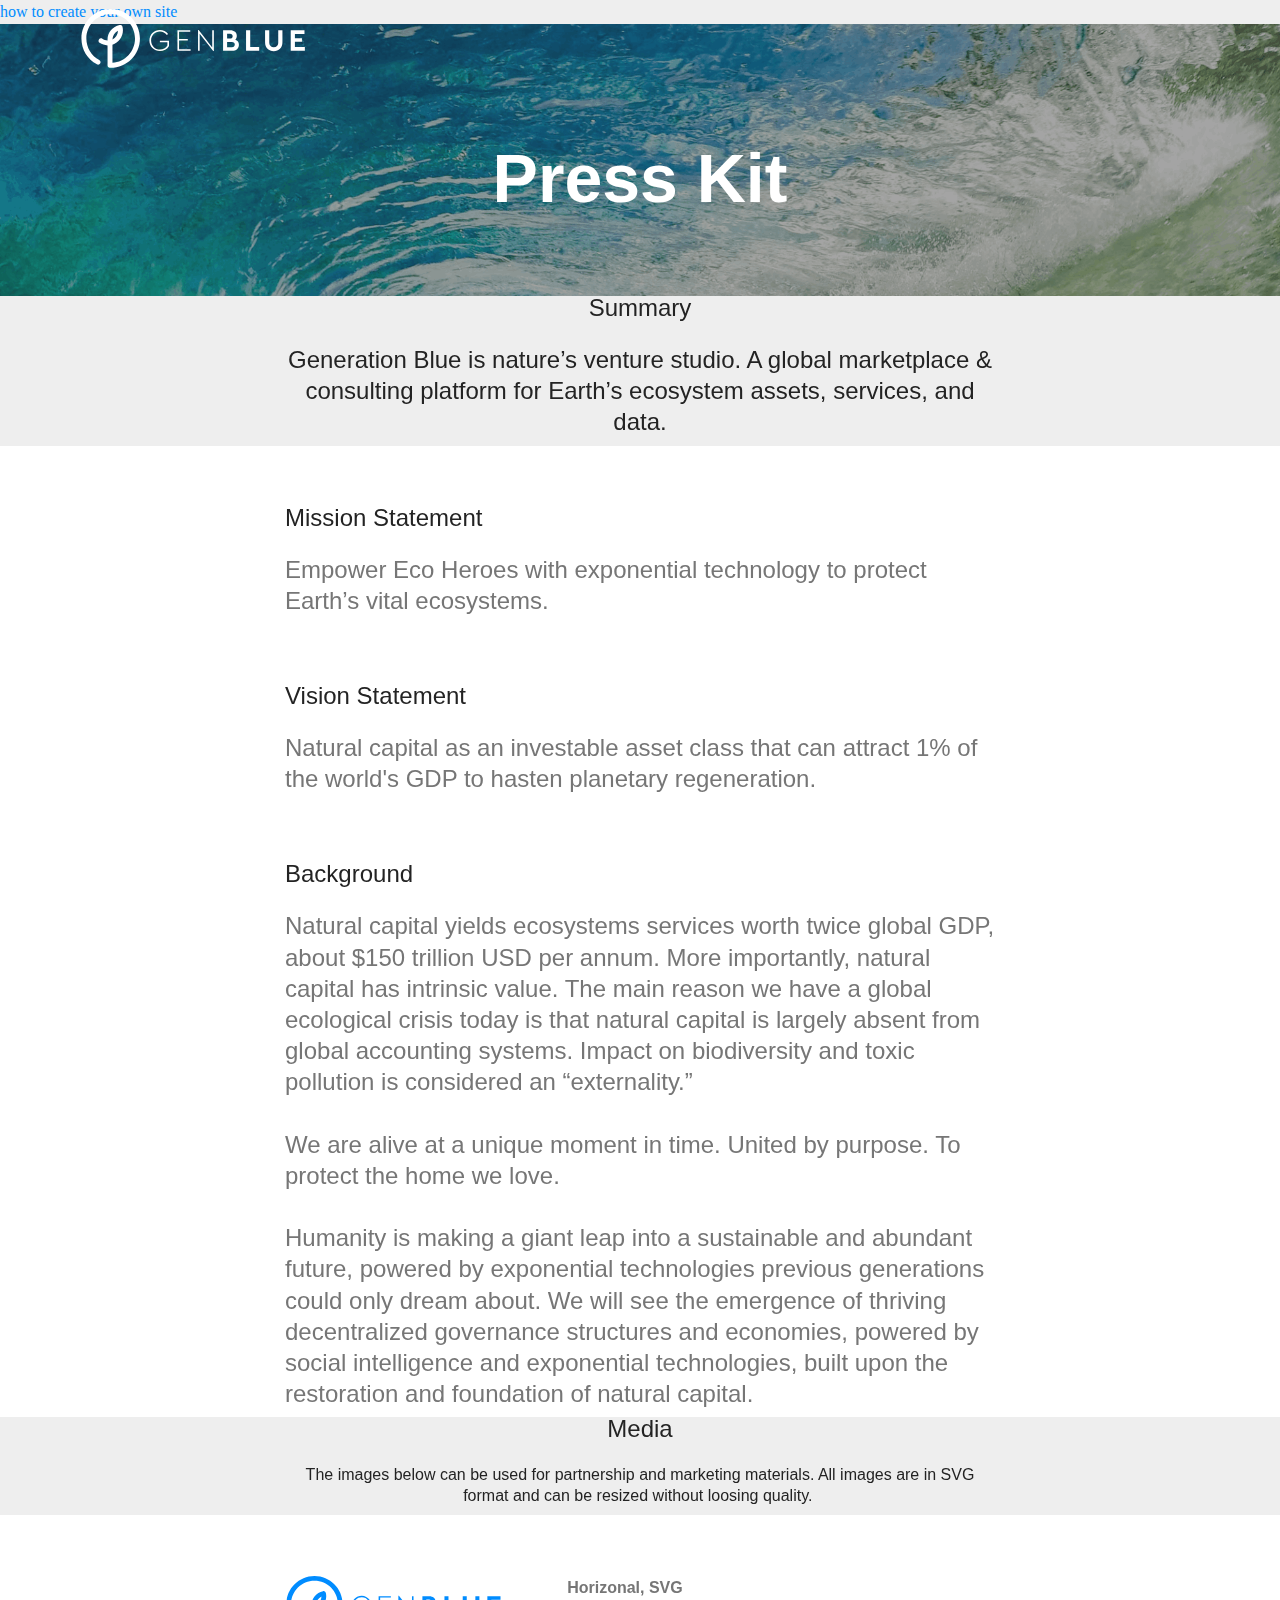
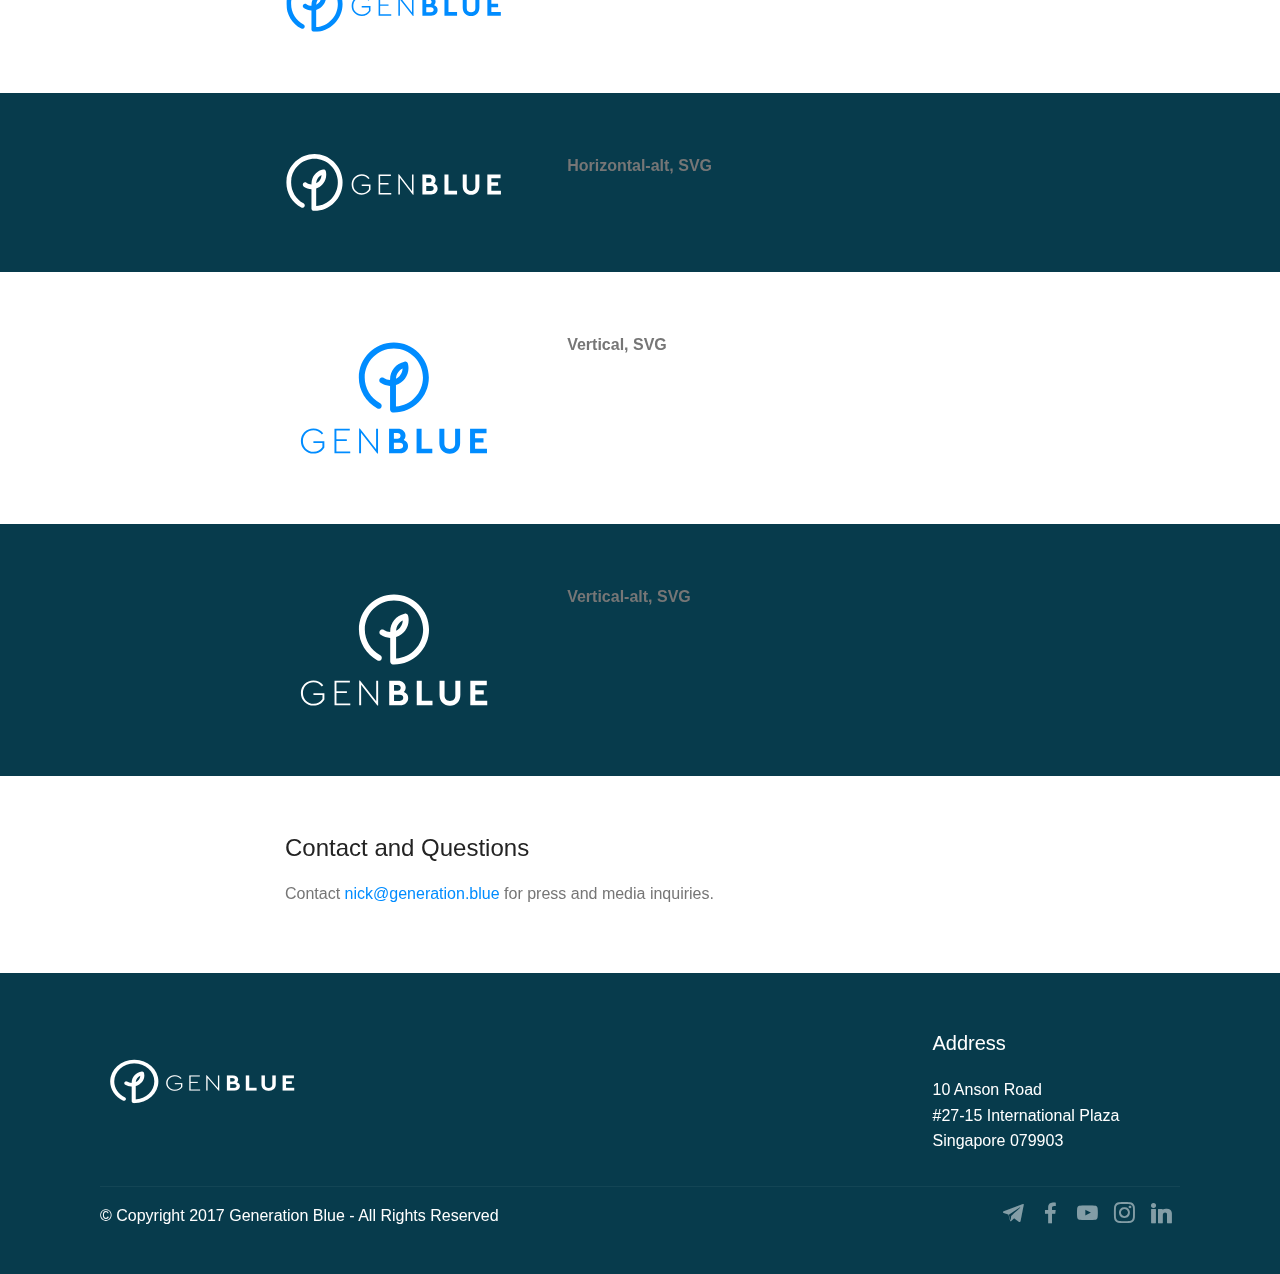
<file: press.html>
<!DOCTYPE html>
<html >
<head>
  <!-- Site made with Mobirise Website Builder v4.8.1, https://mobirise.com -->
  <meta charset="UTF-8">
  <meta http-equiv="X-UA-Compatible" content="IE=edge">
  <meta name="generator" content="Mobirise v4.8.1, mobirise.com">
  <meta name="viewport" content="width=device-width, initial-scale=1, minimum-scale=1">
  <link rel="shortcut icon" href="assets/images/genblue-icon-128x128.png" type="image/x-icon">
  <meta name="description" content="Generation Blue Press Kit">
  <title>GenBlue - Press Kit</title>
  <link rel="stylesheet" href="assets/web/assets/mobirise-icons/mobirise-icons.css">
  <link rel="stylesheet" href="assets/tether/tether.min.css">
  <link rel="stylesheet" href="assets/bootstrap/css/bootstrap.min.css">
  <link rel="stylesheet" href="assets/bootstrap/css/bootstrap-grid.min.css">
  <link rel="stylesheet" href="assets/bootstrap/css/bootstrap-reboot.min.css">
  <link rel="stylesheet" href="assets/socicon/css/styles.css">
  <link rel="stylesheet" href="assets/dropdown/css/style.css">
  <link rel="stylesheet" href="assets/theme/css/style.css">
  <link rel="stylesheet" href="assets/mobirise/css/mbr-additional.css" type="text/css">
  
  
  
</head>
<body>

<!-- Google Analytics -->
<!-- Global site tag (gtag.js) - Google Analytics -->
<script async src="https://www.googletagmanager.com/gtag/js?id=UA-113071973-1"></script>
<script>
  window.dataLayer = window.dataLayer || [];
  function gtag(){dataLayer.push(arguments);}
  gtag('js', new Date());

  gtag('config', 'UA-113071973-1');
</script>
<!-- /Google Analytics -->


  <section class="menu cid-r2rK3Noszy" once="menu" id="menu1-u">

    

    <nav class="navbar navbar-expand beta-menu navbar-dropdown align-items-center navbar-toggleable-sm bg-color transparent">
        <button class="navbar-toggler navbar-toggler-right" type="button" data-toggle="collapse" data-target="#navbarSupportedContent" aria-controls="navbarSupportedContent" aria-expanded="false" aria-label="Toggle navigation">
            <div class="hamburger">
                <span></span>
                <span></span>
                <span></span>
                <span></span>
            </div>
        </button>
        <div class="menu-logo">
            <div class="navbar-brand">
                <span class="navbar-logo">
                    <a href="http://generation.blue">
                         <img src="assets/images/genblue-white.svg" alt="Mobirise" title="" style="height: 3.8rem;">
                    </a>
                </span>
                
            </div>
        </div>
        <div class="collapse navbar-collapse" id="navbarSupportedContent">
            
            
        </div>
    </nav>
</section>

<section class="engine"><a href="https://mobiri.se/b">how to create your own site</a></section><section class="mbr-section content5 cid-r2rJVM4n03 mbr-parallax-background" id="content5-t">

    

    <div class="mbr-overlay" style="opacity: 0.4; background-color: rgb(35, 35, 35);">
    </div>

    <div class="container">
        <div class="media-container-row">
            <div class="title col-12 col-md-8">
                <h2 class="align-center mbr-bold mbr-white pb-3 mbr-fonts-style display-1">
                    Press Kit</h2>
                
                
                
            </div>
        </div>
    </div>
</section>

<section class="mbr-section content4 cid-r2rsoAbptr" id="content4-l">

    

    <div class="container">
        <div class="media-container-row">
            <div class="title col-12 col-md-8">
                <h2 class="align-center pb-3 mbr-fonts-style display-5">Summary</h2>
                <h3 class="mbr-section-subtitle align-center mbr-light mbr-fonts-style display-5">Generation Blue is nature’s venture studio. A global marketplace &amp; consulting platform for Earth’s ecosystem assets, services, and data.</h3>
                
            </div>
        </div>
    </div>
</section>

<section class="mbr-section content4 cid-r2rt9s108H" id="content4-m">

    

    <div class="container">
        <div class="media-container-row">
            <div class="title col-12 col-md-8">
                <h2 class="align-center pb-3 mbr-fonts-style display-5">
                    Mission Statement</h2>
                <h3 class="mbr-section-subtitle align-center mbr-light mbr-fonts-style display-5">Empower Eco Heroes with exponential technology to protect Earth’s vital ecosystems.</h3>
                
            </div>
        </div>
    </div>
</section>

<section class="mbr-section content4 cid-r2rtovsnvo" id="content4-n">

    

    <div class="container">
        <div class="media-container-row">
            <div class="title col-12 col-md-8">
                <h2 class="align-center pb-3 mbr-fonts-style display-5">
                    Vision Statement</h2>
                <h3 class="mbr-section-subtitle align-center mbr-light mbr-fonts-style display-5">Natural capital as an investable asset class that can attract 1% of the world's GDP to hasten planetary regeneration.&nbsp;</h3>
                
            </div>
        </div>
    </div>
</section>

<section class="mbr-section content4 cid-r2rvFTxpvI" id="content4-o">

    

    <div class="container">
        <div class="media-container-row">
            <div class="title col-12 col-md-8">
                <h2 class="align-center pb-3 mbr-fonts-style display-5">
                    Background</h2>
                <h3 class="mbr-section-subtitle align-center mbr-light mbr-fonts-style display-5"><div><span style="font-size: 1.5rem;">Natural capital yields ecosystems services worth twice global GDP, about $150 trillion USD per annum. More importantly, natural capital has intrinsic value. The main reason we have a global ecological crisis today is that natural capital is largely absent from global accounting systems. Impact on biodiversity and toxic pollution is considered an “externality.”</span><br></div><div><br></div><div>We are alive at a unique moment in time. United by purpose. To protect the home we love.</div><div><br></div><div>Humanity is making a giant leap into a sustainable and abundant future, powered by exponential technologies previous generations could only dream about. We will see the emergence of thriving decentralized governance structures and economies, powered by social intelligence and exponential technologies, built upon the restoration and foundation of natural capital.</div></h3>
                
            </div>
        </div>
    </div>
</section>

<section class="mbr-section content4 cid-r2rLLiDDfj" id="content4-x">

    

    <div class="container">
        <div class="media-container-row">
            <div class="title col-12 col-md-8">
                <h2 class="align-center pb-3 mbr-fonts-style display-5">
                    Media</h2>
                <h3 class="mbr-section-subtitle align-center mbr-light mbr-fonts-style display-7">The images below can be used for partnership and marketing materials. All images are in SVG format and can be resized without loosing quality.&nbsp;</h3>
                
            </div>
        </div>
    </div>
</section>

<section class="mbr-section content6 cid-r2rMMp4mcq" id="content6-z">
    
     
    
    <div class="container">
        <div class="media-container-row">
            <div class="col-12 col-md-8">
                <div class="media-container-row">
                    <div class="mbr-figure" style="width: 60%;">
                      <img src="assets/images/genblue.svg" alt="Mobirise" title="">  
                    </div>
                    <div class="media-content">
                        <div class="mbr-section-text">
                            <p class="mbr-text mb-0 mbr-fonts-style display-7"><strong>Horizonal,&nbsp;</strong><strong>SVG</strong><br><strong><br></strong></p>
                        </div>
                    </div>
                </div>
            </div>
        </div>
    </div>
</section>

<section class="mbr-section content6 cid-r2rMNMaMyH" id="content6-11">
    
     
    
    <div class="container">
        <div class="media-container-row">
            <div class="col-12 col-md-8">
                <div class="media-container-row">
                    <div class="mbr-figure" style="width: 60%;">
                      <img src="assets/images/genblue-white.svg" alt="" title="">  
                    </div>
                    <div class="media-content">
                        <div class="mbr-section-text">
                            <p class="mbr-text mb-0 mbr-fonts-style display-7"><strong>Horizontal-alt, SVG</strong></p>
                        </div>
                    </div>
                </div>
            </div>
        </div>
    </div>
</section>

<section class="mbr-section content6 cid-r2rMN8cktK" id="content6-10">
    
     
    
    <div class="container">
        <div class="media-container-row">
            <div class="col-12 col-md-8">
                <div class="media-container-row">
                    <div class="mbr-figure" style="width: 60%;">
                      <img src="assets/images/genblue-alt.svg" alt="" title="">  
                    </div>
                    <div class="media-content">
                        <div class="mbr-section-text">
                            <p class="mbr-text mb-0 mbr-fonts-style display-7"><strong>Vertical, SVG</strong><br><br></p>
                        </div>
                    </div>
                </div>
            </div>
        </div>
    </div>
</section>

<section class="mbr-section content6 cid-r2rPd6jLnD" id="content6-14">
    
     
    
    <div class="container">
        <div class="media-container-row">
            <div class="col-12 col-md-8">
                <div class="media-container-row">
                    <div class="mbr-figure" style="width: 60%;">
                      <img src="assets/images/genblue-white-alt.svg" alt="Mobirise" title="">  
                    </div>
                    <div class="media-content">
                        <div class="mbr-section-text">
                            <p class="mbr-text mb-0 mbr-fonts-style display-7"><strong>Vertical-alt, SVG</strong></p>
                        </div>
                    </div>
                </div>
            </div>
        </div>
    </div>
</section>

<section class="mbr-section content4 cid-r2rRrutvbc" id="content4-17">

    

    <div class="container">
        <div class="media-container-row">
            <div class="title col-12 col-md-8">
                <h2 class="align-center pb-3 mbr-fonts-style display-5">
                    Contact and Questions</h2>
                <h3 class="mbr-section-subtitle align-center mbr-light mbr-fonts-style display-7">Contact <a href="mailto:nick@generation.blue">nick@generation.blue</a> for press and media inquiries.&nbsp;</h3>
                
            </div>
        </div>
    </div>
</section>

<section class="cid-r2rM8whHlG" id="footer1-y">

    

    

    <div class="container">
        <div class="media-container-row content text-white">
            <div class="col-12 col-md-3">
                <div class="media-wrap">
                    
                        <img src="assets/images/footer-logo-480x96.png" alt="GenBlue" title="GenBlue">
                    
                </div>
            </div>
            <div class="col-12 col-md-3 mbr-fonts-style display-7">
                <h5 class="pb-3">&nbsp;</h5>
                <p class="mbr-text">&nbsp;</p>
            </div>
            <div class="col-12 col-md-3 mbr-fonts-style display-7">
                <h5 class="pb-3">&nbsp;</h5>
                <p class="mbr-text">&nbsp;</p>
            </div>
            <div class="col-12 col-md-3 mbr-fonts-style display-7">
                <h5 class="pb-3">Address</h5>
                <p class="mbr-text">10 Anson Road<br>#27-15 International Plaza<br>Singapore 079903</p>
            </div>
        </div>
        <div class="footer-lower">
            <div class="media-container-row">
                <div class="col-sm-12">
                    <hr>
                </div>
            </div>
            <div class="media-container-row mbr-white">
                <div class="col-sm-6 copyright">
                    <p class="mbr-text mbr-fonts-style display-7">
                        © Copyright 2017 Generation Blue - All Rights Reserved
                    </p>
                </div>
                <div class="col-md-6">
                    <div class="social-list align-right">
                        <div class="soc-item">
                            <a href="https://t.me/generationblue" target="_blank">
                                <span class="mbr-iconfont mbr-iconfont-social socicon-telegram socicon"></span>
                            </a>
                        </div>
                        <div class="soc-item">
                            <a href="https://www.facebook.com/GenerationBlueOfficial" target="_blank">
                                <span class="mbr-iconfont mbr-iconfont-social socicon-facebook socicon"></span>
                            </a>
                        </div>
                        <div class="soc-item">
                            <a href="https://www.youtube.com/channel/UClEdDTfBfnCR-2bWu6cRq-Q" target="_blank">
                                <span class="mbr-iconfont mbr-iconfont-social socicon-youtube socicon"></span>
                            </a>
                        </div>
                        <div class="soc-item">
                            <a href="https://www.instagram.com/generation___blue/" target="_blank">
                                <span class="mbr-iconfont mbr-iconfont-social socicon-instagram socicon"></span>
                            </a>
                        </div>
                        <div class="soc-item">
                            <a href="https://www.linkedin.com/company/genblue/" target="_blank">
                                <span class="mbr-iconfont mbr-iconfont-social socicon-linkedin socicon"></span>
                            </a>
                        </div>
                        
                    </div>
                </div>
            </div>
        </div>
    </div>
</section>


  <script src="assets/web/assets/jquery/jquery.min.js"></script>
  <script src="assets/popper/popper.min.js"></script>
  <script src="assets/tether/tether.min.js"></script>
  <script src="assets/bootstrap/js/bootstrap.min.js"></script>
  <script src="assets/dropdown/js/script.min.js"></script>
  <script src="assets/touchswipe/jquery.touch-swipe.min.js"></script>
  <script src="assets/parallax/jarallax.min.js"></script>
  <script src="assets/smoothscroll/smooth-scroll.js"></script>
  <script src="assets/theme/js/script.js"></script>
  
  
</body>
</html>
</file>
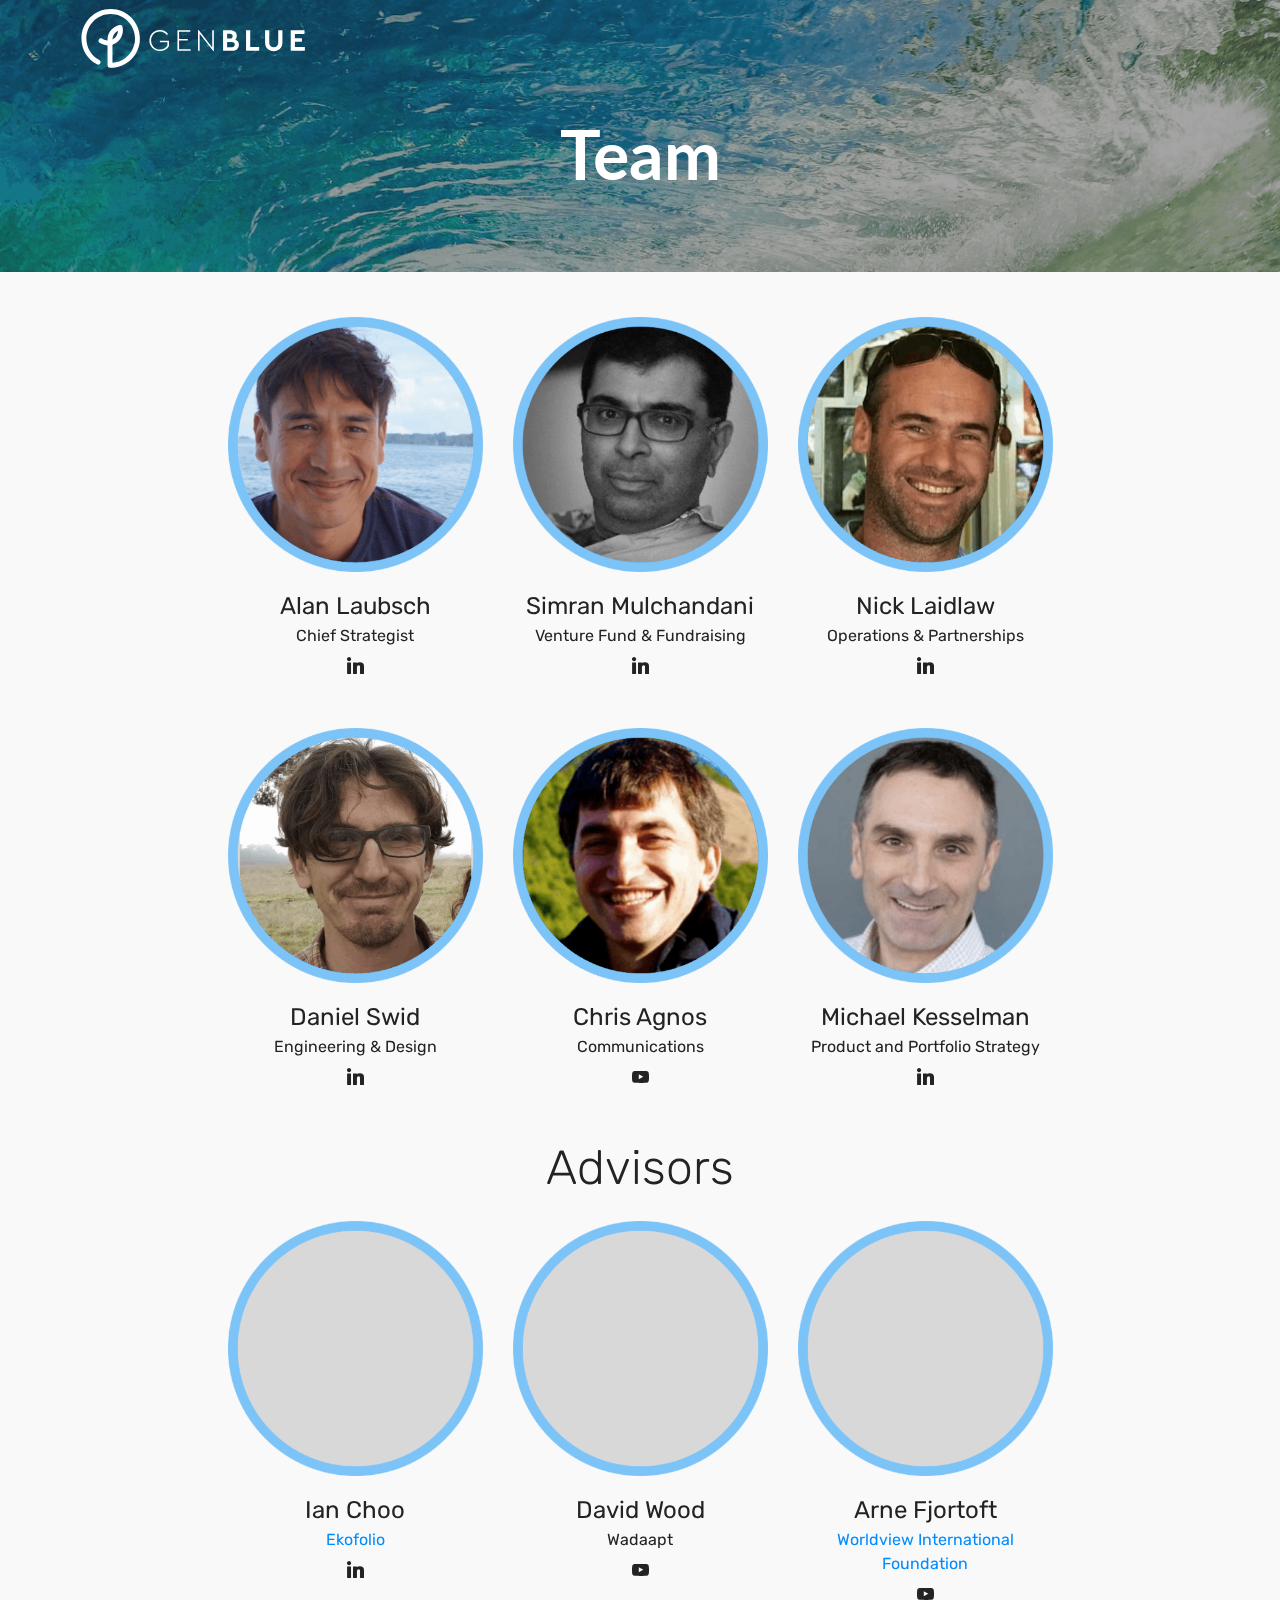
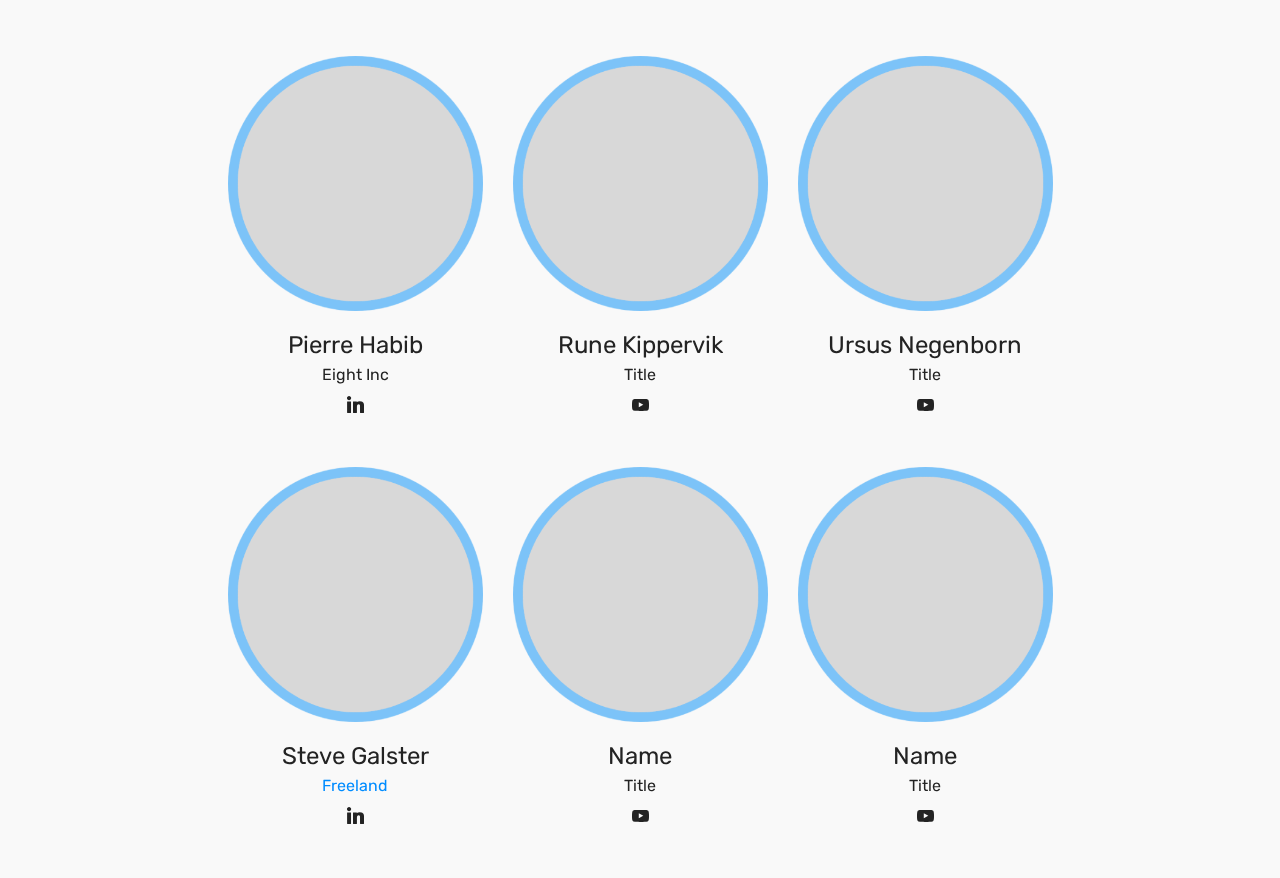
<file: team.html>
<!DOCTYPE html>
<html  >
<head>
  
  <meta charset="UTF-8">
  <meta http-equiv="X-UA-Compatible" content="IE=edge">
  
  <meta name="viewport" content="width=device-width, initial-scale=1, minimum-scale=1">
  <link rel="shortcut icon" href="assets/images/genblue-icon-128x128.png" type="image/x-icon">
  <meta name="description" content="Website Generator Description">
  
  
  <title>GenBlue - Team</title>
  <link rel="stylesheet" href="assets/web/assets/mobirise-icons/mobirise-icons.css">
  <link rel="stylesheet" href="assets/bootstrap/css/bootstrap.min.css">
  <link rel="stylesheet" href="assets/bootstrap/css/bootstrap-grid.min.css">
  <link rel="stylesheet" href="assets/bootstrap/css/bootstrap-reboot.min.css">
  <link rel="stylesheet" href="assets/tether/tether.min.css">
  <link rel="stylesheet" href="assets/dropdown/css/style.css">
  <link rel="stylesheet" href="assets/socicon/css/styles.css">
  <link rel="stylesheet" href="assets/theme/css/style.css">
  <link rel="preload" href="https://fonts.googleapis.com/css?family=Lato:100,100i,300,300i,400,400i,700,700i,900,900i&display=swap" as="style" onload="this.onload=null;this.rel='stylesheet'">
  <noscript><link rel="stylesheet" href="https://fonts.googleapis.com/css?family=Lato:100,100i,300,300i,400,400i,700,700i,900,900i&display=swap"></noscript>
  <link rel="preload" href="https://fonts.googleapis.com/css?family=Rubik:300,300i,400,400i,500,500i,700,700i,900,900i&display=swap" as="style" onload="this.onload=null;this.rel='stylesheet'">
  <noscript><link rel="stylesheet" href="https://fonts.googleapis.com/css?family=Rubik:300,300i,400,400i,500,500i,700,700i,900,900i&display=swap"></noscript>
  <link rel="preload" as="style" href="assets/mobirise/css/mbr-additional.css"><link rel="stylesheet" href="assets/mobirise/css/mbr-additional.css" type="text/css">

  
  
  
</head>
<body>

<!-- Analytics -->
<!-- Global site tag (gtag.js) - Google Analytics -->
<script async src="https://www.googletagmanager.com/gtag/js?id=UA-113071973-1"></script>
<script>
  window.dataLayer = window.dataLayer || [];
  function gtag(){dataLayer.push(arguments);}
  gtag('js', new Date());

  gtag('config', 'UA-113071973-1');
</script>
<!-- /Analytics -->


  
  <section class="menu cid-r2rqSeNicM" once="menu" id="menu2-1d">

    

    <nav class="navbar navbar-expand beta-menu navbar-dropdown align-items-center navbar-toggleable-sm bg-color transparent">
        <button class="navbar-toggler navbar-toggler-right" type="button" data-toggle="collapse" data-target="#navbarSupportedContent" aria-controls="navbarSupportedContent" aria-expanded="false" aria-label="Toggle navigation">
            <div class="hamburger">
                <span></span>
                <span></span>
                <span></span>
                <span></span>
            </div>
        </button>
        <div class="menu-logo">
            <div class="navbar-brand">
                <span class="navbar-logo">
                    <a href="#">
                        <img src="assets/images/genblue-white.svg" alt="" title="" style="height: 3.8rem;">
                    </a>
                </span>
                
            </div>
        </div>
        <div class="collapse navbar-collapse" id="navbarSupportedContent">
            
            
        </div>
    </nav>
</section>

<section class="mbr-section content5 cid-r2KydEw9Cn mbr-parallax-background" id="content5-1e">

    

    <div class="mbr-overlay" style="opacity: 0.4; background-color: rgb(35, 35, 35);">
    </div>

    <div class="container">
        <div class="media-container-row">
            <div class="title col-12 col-md-8">
                <h2 class="align-center mbr-bold mbr-white pb-3 mbr-fonts-style display-1">
                    Team</h2>
                
                
                
            </div>
        </div>
    </div>
</section>

<section class="features16 cid-r2KyhOmptz" id="features16-1f">
    
    
    
    <div class="container align-center">
        
        
        <div class="row media-row">
            
        <div class="team-item col-lg-3 col-md-6">
                <div class="item-image">
                    <img src="assets/images/alan-420x420.png" alt="" title="">
                </div>
                <div class="item-caption py-3">
                    <div class="item-name px-2">
                        <p class="mbr-fonts-style display-5">
                           Alan Laubsch</p>
                    </div>
                    <div class="item-role px-2">
                        <p>Chief Strategist<br></p>
                    </div>
                    <div class="item-social pt-2">
                        <a href="https://www.linkedin.com/in/alanlaubsch/" target="_blank">
                            <span class="p-1 mbr-iconfont mbr-iconfont-social socicon-linkedin socicon"></span>
                        </a>
                        <a href="https://www.facebook.com/pages/Mobirise/1616226671953247" target="_blank">
                            
                        </a>
                        <a href="https://plus.google.com/u/0/+Mobirise" target="_blank">
                            
                        </a>
                        <a href="https://www.linkedin.com/in/mobirise" target="_blank">
                            
                        </a>
                        <a href="https://www.instagram.com/mobirise/" target="_blank">
                            
                        </a>
                        <a href="https://www.youtube.com/channel/UCt_tncVAetpK5JeM8L-8jyw" target="_blank">    
                            
                        </a>
                    </div>
                </div>
            </div><div class="team-item col-lg-3 col-md-6">
                <div class="item-image">
                    <img src="assets/images/simran-420x420.png" alt="" title="">
                </div>
                <div class="item-caption py-3">
                    <div class="item-name px-2">
                        <p class="mbr-fonts-style display-5">
                           Simran Mulchandani</p>
                    </div>
                    <div class="item-role px-2">
                        <p>Venture Fund &amp; Fundraising</p>
                    </div>
                    <div class="item-social pt-2">
                        <a href="https://www.linkedin.com/in/simran-mulchandani-6440817/" target="_blank">
                            <span class="p-1 mbr-iconfont mbr-iconfont-social socicon-linkedin socicon"></span>
                        </a>
                        <a href="https://www.facebook.com/pages/Mobirise/1616226671953247" target="_blank">
                            
                        </a>
                        <a href="https://plus.google.com/u/0/+Mobirise" target="_blank">
                            
                        </a>
                        <a href="https://www.linkedin.com/in/mobirise" target="_blank">
                            
                        </a>
                        <a href="https://www.instagram.com/mobirise/" target="_blank">
                            
                        </a>
                        <a href="https://www.youtube.com/channel/UCt_tncVAetpK5JeM8L-8jyw" target="_blank">    
                            
                        </a>
                    </div>
                </div>
            </div><div class="team-item col-lg-3 col-md-6">
                <div class="item-image">
                    <img src="assets/images/nick-420x420.png" alt="" title="">
                </div>
                <div class="item-caption py-3">
                    <div class="item-name px-2">
                        <p class="mbr-fonts-style display-5">
                           Nick Laidlaw</p>
                    </div>
                    <div class="item-role px-2">
                        <p>Operations &amp; Partnerships</p>
                    </div>
                    <div class="item-social pt-2">
                        <a href="https://www.linkedin.com/in/nick-laidlaw/" target="_blank">
                            <span class="p-1 mbr-iconfont mbr-iconfont-social socicon-linkedin socicon"></span>
                        </a>
                        <a href="https://www.facebook.com/pages/Mobirise/1616226671953247" target="_blank">
                            
                        </a>
                        <a href="https://plus.google.com/u/0/+Mobirise" target="_blank">
                            
                        </a>
                        <a href="https://www.linkedin.com/in/mobirise" target="_blank">
                            
                        </a>
                        <a href="https://www.instagram.com/mobirise/" target="_blank">
                            
                        </a>
                        <a href="https://www.youtube.com/channel/UCt_tncVAetpK5JeM8L-8jyw" target="_blank">    
                            
                        </a>
                    </div>
                </div>
            </div></div>    
    </div>
</section>

<section class="features16 cid-r2Kyiu7L9M" id="features16-1g">
    
    
    
    <div class="container align-center">
        
        
        <div class="row media-row">
            
        <div class="team-item col-lg-3 col-md-6">
                <div class="item-image">
                    <img src="assets/images/daniel-420x420.png" alt="" title="">
                </div>
                <div class="item-caption py-3">
                    <div class="item-name px-2">
                        <p class="mbr-fonts-style display-5">
                           Daniel Swid</p>
                    </div>
                    <div class="item-role px-2">
                        <p>Engineering &amp; Design</p>
                    </div>
                    <div class="item-social pt-2">
                        <a href="https://www.linkedin.com/in/danielswid/" target="_blank">
                            <span class="p-1 mbr-iconfont mbr-iconfont-social socicon-linkedin socicon"></span>
                        </a>
                        <a href="https://www.facebook.com/pages/Mobirise/1616226671953247" target="_blank">
                            
                        </a>
                        <a href="https://plus.google.com/u/0/+Mobirise" target="_blank">
                            
                        </a>
                        <a href="https://www.linkedin.com/in/mobirise" target="_blank">
                            
                        </a>
                        <a href="https://www.instagram.com/mobirise/" target="_blank">
                            
                        </a>
                        <a href="https://www.youtube.com/channel/UCt_tncVAetpK5JeM8L-8jyw" target="_blank">    
                            
                        </a>
                    </div>
                </div>
            </div><div class="team-item col-lg-3 col-md-6">
                <div class="item-image">
                    <img src="assets/images/chris-420x420.png" alt="" title="">
                </div>
                <div class="item-caption py-3">
                    <div class="item-name px-2">
                        <p class="mbr-fonts-style display-5">
                           Chris Agnos</p>
                    </div>
                    <div class="item-role px-2">
                        <p>Communications</p>
                    </div>
                    <div class="item-social pt-2">
                        <a href="https://www.youtube.com/channel/UCYv_csqWJTSfQK3vOZDJKQw" target="_blank">
                            <span class="p-1 mbr-iconfont mbr-iconfont-social socicon-youtube socicon"></span>
                        </a>
                        <a href="https://www.facebook.com/pages/Mobirise/1616226671953247" target="_blank">
                            
                        </a>
                        <a href="https://plus.google.com/u/0/+Mobirise" target="_blank">
                            
                        </a>
                        <a href="https://www.linkedin.com/in/mobirise" target="_blank">
                            
                        </a>
                        <a href="https://www.instagram.com/mobirise/" target="_blank">
                            
                        </a>
                        <a href="https://www.youtube.com/channel/UCt_tncVAetpK5JeM8L-8jyw" target="_blank">    
                            
                        </a>
                    </div>
                </div>
            </div><div class="team-item col-lg-3 col-md-6">
                <div class="item-image">
                    <img src="assets/images/mike-1-420x420.png" alt="" title="">
                </div>
                <div class="item-caption py-3">
                    <div class="item-name px-2">
                        <p class="mbr-fonts-style display-5">
                           Michael Kesselman</p>
                    </div>
                    <div class="item-role px-2">
                        <p>Product and Portfolio Strategy</p>
                    </div>
                    <div class="item-social pt-2">
                        <a href="https://www.linkedin.com/in/michaelkesselman" target="_blank">
                            <span class="p-1 mbr-iconfont mbr-iconfont-social socicon-linkedin socicon"></span>
                        </a>
                        <a href="https://www.facebook.com/pages/Mobirise/1616226671953247" target="_blank">
                            
                        </a>
                        <a href="https://plus.google.com/u/0/+Mobirise" target="_blank">
                            
                        </a>
                        <a href="https://www.linkedin.com/in/mobirise" target="_blank">
                            
                        </a>
                        <a href="https://www.instagram.com/mobirise/" target="_blank">
                            
                        </a>
                        <a href="https://www.youtube.com/channel/UCt_tncVAetpK5JeM8L-8jyw" target="_blank">    
                            
                        </a>
                    </div>
                </div>
            </div></div>    
    </div>
</section>

<section class="features16 cid-r2Kyjuqy9L" id="features16-1h">
    
    
    
    <div class="container align-center">
        <h2 class="pb-3 mbr-fonts-style mbr-section-title display-2">
            Advisors</h2>
        
        <div class="row media-row">
            
        <div class="team-item col-lg-3 col-md-6">
                <div class="item-image">
                    <img src="assets/images/mike-420x420.png" alt="" title="">
                </div>
                <div class="item-caption py-3">
                    <div class="item-name px-2">
                        <p class="mbr-fonts-style display-5">
                           Ian Choo</p>
                    </div>
                    <div class="item-role px-2">
                        <p><a href="http://ekofolio.com" target="_blank">Ekofolio</a><br></p>
                    </div>
                    <div class="item-social pt-2">
                        <a href="https://www.linkedin.com/in/danielswid/" target="_blank">
                            <span class="p-1 mbr-iconfont mbr-iconfont-social socicon-linkedin socicon"></span>
                        </a>
                        <a href="https://www.facebook.com/pages/Mobirise/1616226671953247" target="_blank">
                            
                        </a>
                        <a href="https://plus.google.com/u/0/+Mobirise" target="_blank">
                            
                        </a>
                        <a href="https://www.linkedin.com/in/mobirise" target="_blank">
                            
                        </a>
                        <a href="https://www.instagram.com/mobirise/" target="_blank">
                            
                        </a>
                        <a href="https://www.youtube.com/channel/UCt_tncVAetpK5JeM8L-8jyw" target="_blank">    
                            
                        </a>
                    </div>
                </div>
            </div><div class="team-item col-lg-3 col-md-6">
                <div class="item-image">
                    <img src="assets/images/mike-420x420.png" alt="" title="">
                </div>
                <div class="item-caption py-3">
                    <div class="item-name px-2">
                        <p class="mbr-fonts-style display-5">
                           David Wood</p>
                    </div>
                    <div class="item-role px-2">
                        <p>Wadaapt</p>
                    </div>
                    <div class="item-social pt-2">
                        <a href="https://www.youtube.com/channel/UCYv_csqWJTSfQK3vOZDJKQw" target="_blank">
                            <span class="p-1 mbr-iconfont mbr-iconfont-social socicon-youtube socicon"></span>
                        </a>
                        <a href="https://www.facebook.com/pages/Mobirise/1616226671953247" target="_blank">
                            
                        </a>
                        <a href="https://plus.google.com/u/0/+Mobirise" target="_blank">
                            
                        </a>
                        <a href="https://www.linkedin.com/in/mobirise" target="_blank">
                            
                        </a>
                        <a href="https://www.instagram.com/mobirise/" target="_blank">
                            
                        </a>
                        <a href="https://www.youtube.com/channel/UCt_tncVAetpK5JeM8L-8jyw" target="_blank">    
                            
                        </a>
                    </div>
                </div>
            </div><div class="team-item col-lg-3 col-md-6">
                <div class="item-image">
                    <img src="assets/images/mike-420x420.png" alt="" title="">
                </div>
                <div class="item-caption py-3">
                    <div class="item-name px-2">
                        <p class="mbr-fonts-style display-5">
                           Arne Fjortoft</p>
                    </div>
                    <div class="item-role px-2">
                        <p><a href="http://wif.care" target="_blank">Worldview International Foundation</a></p>
                    </div>
                    <div class="item-social pt-2">
                        <a href="https://www.youtube.com/channel/UCYv_csqWJTSfQK3vOZDJKQw" target="_blank">
                            <span class="p-1 mbr-iconfont mbr-iconfont-social socicon-youtube socicon"></span>
                        </a>
                        <a href="https://www.facebook.com/pages/Mobirise/1616226671953247" target="_blank">
                            
                        </a>
                        <a href="https://plus.google.com/u/0/+Mobirise" target="_blank">
                            
                        </a>
                        <a href="https://www.linkedin.com/in/mobirise" target="_blank">
                            
                        </a>
                        <a href="https://www.instagram.com/mobirise/" target="_blank">
                            
                        </a>
                        <a href="https://www.youtube.com/channel/UCt_tncVAetpK5JeM8L-8jyw" target="_blank">    
                            
                        </a>
                    </div>
                </div>
            </div></div>    
    </div>
</section>

<section class="features16 cid-r2Kyk83eEY" id="features16-1i">
    
    
    
    <div class="container align-center">
        
        
        <div class="row media-row">
            
        <div class="team-item col-lg-3 col-md-6">
                <div class="item-image">
                    <img src="assets/images/mike-420x420.png" alt="" title="">
                </div>
                <div class="item-caption py-3">
                    <div class="item-name px-2">
                        <p class="mbr-fonts-style display-5">
                           Pierre Habib</p>
                    </div>
                    <div class="item-role px-2">
                        <p>Eight Inc</p>
                    </div>
                    <div class="item-social pt-2">
                        <a href="https://www.linkedin.com/in/danielswid/" target="_blank">
                            <span class="p-1 mbr-iconfont mbr-iconfont-social socicon-linkedin socicon"></span>
                        </a>
                        <a href="https://www.facebook.com/pages/Mobirise/1616226671953247" target="_blank">
                            
                        </a>
                        <a href="https://plus.google.com/u/0/+Mobirise" target="_blank">
                            
                        </a>
                        <a href="https://www.linkedin.com/in/mobirise" target="_blank">
                            
                        </a>
                        <a href="https://www.instagram.com/mobirise/" target="_blank">
                            
                        </a>
                        <a href="https://www.youtube.com/channel/UCt_tncVAetpK5JeM8L-8jyw" target="_blank">    
                            
                        </a>
                    </div>
                </div>
            </div><div class="team-item col-lg-3 col-md-6">
                <div class="item-image">
                    <img src="assets/images/mike-420x420.png" alt="" title="">
                </div>
                <div class="item-caption py-3">
                    <div class="item-name px-2">
                        <p class="mbr-fonts-style display-5">
                           Rune Kippervik</p>
                    </div>
                    <div class="item-role px-2">
                        <p>Title</p>
                    </div>
                    <div class="item-social pt-2">
                        <a href="https://www.youtube.com/channel/UCYv_csqWJTSfQK3vOZDJKQw" target="_blank">
                            <span class="p-1 mbr-iconfont mbr-iconfont-social socicon-youtube socicon"></span>
                        </a>
                        <a href="https://www.facebook.com/pages/Mobirise/1616226671953247" target="_blank">
                            
                        </a>
                        <a href="https://plus.google.com/u/0/+Mobirise" target="_blank">
                            
                        </a>
                        <a href="https://www.linkedin.com/in/mobirise" target="_blank">
                            
                        </a>
                        <a href="https://www.instagram.com/mobirise/" target="_blank">
                            
                        </a>
                        <a href="https://www.youtube.com/channel/UCt_tncVAetpK5JeM8L-8jyw" target="_blank">    
                            
                        </a>
                    </div>
                </div>
            </div><div class="team-item col-lg-3 col-md-6">
                <div class="item-image">
                    <img src="assets/images/mike-420x420.png" alt="" title="">
                </div>
                <div class="item-caption py-3">
                    <div class="item-name px-2">
                        <p class="mbr-fonts-style display-5">
                           Ursus Negenborn</p>
                    </div>
                    <div class="item-role px-2">
                        <p>Title</p>
                    </div>
                    <div class="item-social pt-2">
                        <a href="https://www.youtube.com/channel/UCYv_csqWJTSfQK3vOZDJKQw" target="_blank">
                            <span class="p-1 mbr-iconfont mbr-iconfont-social socicon-youtube socicon"></span>
                        </a>
                        <a href="https://www.facebook.com/pages/Mobirise/1616226671953247" target="_blank">
                            
                        </a>
                        <a href="https://plus.google.com/u/0/+Mobirise" target="_blank">
                            
                        </a>
                        <a href="https://www.linkedin.com/in/mobirise" target="_blank">
                            
                        </a>
                        <a href="https://www.instagram.com/mobirise/" target="_blank">
                            
                        </a>
                        <a href="https://www.youtube.com/channel/UCt_tncVAetpK5JeM8L-8jyw" target="_blank">    
                            
                        </a>
                    </div>
                </div>
            </div></div>    
    </div>
</section>

<section class="features16 cid-r2KAG7XxFe" id="features16-1j">
    
    
    
    <div class="container align-center">
        
        
        <div class="row media-row">
            
        <div class="team-item col-lg-3 col-md-6">
                <div class="item-image">
                    <img src="assets/images/mike-420x420.png" alt="" title="">
                </div>
                <div class="item-caption py-3">
                    <div class="item-name px-2">
                        <p class="mbr-fonts-style display-5">
                           Steve Galster</p>
                    </div>
                    <div class="item-role px-2">
                        <p><a href="http://freeland.org" target="_blank">Freeland</a></p>
                    </div>
                    <div class="item-social pt-2">
                        <a href="https://www.linkedin.com/in/danielswid/" target="_blank">
                            <span class="p-1 mbr-iconfont mbr-iconfont-social socicon-linkedin socicon"></span>
                        </a>
                        <a href="https://www.facebook.com/pages/Mobirise/1616226671953247" target="_blank">
                            
                        </a>
                        <a href="https://plus.google.com/u/0/+Mobirise" target="_blank">
                            
                        </a>
                        <a href="https://www.linkedin.com/in/mobirise" target="_blank">
                            
                        </a>
                        <a href="https://www.instagram.com/mobirise/" target="_blank">
                            
                        </a>
                        <a href="https://www.youtube.com/channel/UCt_tncVAetpK5JeM8L-8jyw" target="_blank">    
                            
                        </a>
                    </div>
                </div>
            </div><div class="team-item col-lg-3 col-md-6">
                <div class="item-image">
                    <img src="assets/images/mike-420x420.png" alt="" title="">
                </div>
                <div class="item-caption py-3">
                    <div class="item-name px-2">
                        <p class="mbr-fonts-style display-5">
                           Name</p>
                    </div>
                    <div class="item-role px-2">
                        <p>Title</p>
                    </div>
                    <div class="item-social pt-2">
                        <a href="https://www.youtube.com/channel/UCYv_csqWJTSfQK3vOZDJKQw" target="_blank">
                            <span class="p-1 mbr-iconfont mbr-iconfont-social socicon-youtube socicon"></span>
                        </a>
                        <a href="https://www.facebook.com/pages/Mobirise/1616226671953247" target="_blank">
                            
                        </a>
                        <a href="https://plus.google.com/u/0/+Mobirise" target="_blank">
                            
                        </a>
                        <a href="https://www.linkedin.com/in/mobirise" target="_blank">
                            
                        </a>
                        <a href="https://www.instagram.com/mobirise/" target="_blank">
                            
                        </a>
                        <a href="https://www.youtube.com/channel/UCt_tncVAetpK5JeM8L-8jyw" target="_blank">    
                            
                        </a>
                    </div>
                </div>
            </div><div class="team-item col-lg-3 col-md-6">
                <div class="item-image">
                    <img src="assets/images/mike-420x420.png" alt="" title="">
                </div>
                <div class="item-caption py-3">
                    <div class="item-name px-2">
                        <p class="mbr-fonts-style display-5">
                           Name</p>
                    </div>
                    <div class="item-role px-2">
                        <p>Title</p>
                    </div>
                    <div class="item-social pt-2">
                        <a href="https://www.youtube.com/channel/UCYv_csqWJTSfQK3vOZDJKQw" target="_blank">
                            <span class="p-1 mbr-iconfont mbr-iconfont-social socicon-youtube socicon"></span>
                        </a>
                        <a href="https://www.facebook.com/pages/Mobirise/1616226671953247" target="_blank">
                            
                        </a>
                        <a href="https://plus.google.com/u/0/+Mobirise" target="_blank">
                            
                        </a>
                        <a href="https://www.linkedin.com/in/mobirise" target="_blank">
                            
                        </a>
                        <a href="https://www.instagram.com/mobirise/" target="_blank">
                            
                        </a>
                        <a href="https://www.youtube.com/channel/UCt_tncVAetpK5JeM8L-8jyw" target="_blank">    
                            
                        </a>
                    </div>
                </div>
            </div></div>    
    </div>
</section>


<script src="assets/popper/popper.min.js"></script>
  <script src="assets/web/assets/jquery/jquery.min.js"></script>
  <script src="assets/bootstrap/js/bootstrap.min.js"></script>
  <script src="assets/tether/tether.min.js"></script>
  <script src="assets/smoothscroll/smooth-scroll.js"></script>
  <script src="assets/dropdown/js/nav-dropdown.js"></script>
  <script src="assets/dropdown/js/navbar-dropdown.js"></script>
  <script src="assets/touchswipe/jquery.touch-swipe.min.js"></script>
  <script src="assets/parallax/jarallax.min.js"></script>
  <script src="assets/theme/js/script.js"></script>
  
  
  
</body>
</html>
</file>
<file: assets/web/assets/mobirise-icons/mobirise-icons.css>
@font-face {
  font-family: 'MobiriseIcons';
  src:  url('mobirise-icons.eot?spat4u');
  src:  url('mobirise-icons.eot?spat4u#iefix') format('embedded-opentype'),
    url('mobirise-icons.ttf?spat4u') format('truetype'),
    url('mobirise-icons.woff?spat4u') format('woff'),
    url('mobirise-icons.svg?spat4u#MobiriseIcons') format('svg');
  font-weight: normal;
  font-style: normal;
  font-display: swap;
}

[class^="mbri-"], [class*=" mbri-"] {
  /* use !important to prevent issues with browser extensions that change fonts */
  font-family: MobiriseIcons !important;
  speak: none;
  font-style: normal;
  font-weight: normal;
  font-variant: normal;
  text-transform: none;
  line-height: 1;

  /* Better Font Rendering =========== */
  -webkit-font-smoothing: antialiased;
  -moz-osx-font-smoothing: grayscale;
}

.mbri-add-submenu:before {
  content: "\e900";
}
.mbri-alert:before {
  content: "\e901";
}
.mbri-align-center:before {
  content: "\e902";
}
.mbri-align-justify:before {
  content: "\e903";
}
.mbri-align-left:before {
  content: "\e904";
}
.mbri-align-right:before {
  content: "\e905";
}
.mbri-android:before {
  content: "\e906";
}
.mbri-apple:before {
  content: "\e907";
}
.mbri-arrow-down:before {
  content: "\e908";
}
.mbri-arrow-next:before {
  content: "\e909";
}
.mbri-arrow-prev:before {
  content: "\e90a";
}
.mbri-arrow-up:before {
  content: "\e90b";
}
.mbri-bold:before {
  content: "\e90c";
}
.mbri-bookmark:before {
  content: "\e90d";
}
.mbri-bootstrap:before {
  content: "\e90e";
}
.mbri-briefcase:before {
  content: "\e90f";
}
.mbri-browse:before {
  content: "\e910";
}
.mbri-bulleted-list:before {
  content: "\e911";
}
.mbri-calendar:before {
  content: "\e912";
}
.mbri-camera:before {
  content: "\e913";
}
.mbri-cart-add:before {
  content: "\e914";
}
.mbri-cart-full:before {
  content: "\e915";
}
.mbri-cash:before {
  content: "\e916";
}
.mbri-change-style:before {
  content: "\e917";
}
.mbri-chat:before {
  content: "\e918";
}
.mbri-clock:before {
  content: "\e919";
}
.mbri-close:before {
  content: "\e91a";
}
.mbri-cloud:before {
  content: "\e91b";
}
.mbri-code:before {
  content: "\e91c";
}
.mbri-contact-form:before {
  content: "\e91d";
}
.mbri-credit-card:before {
  content: "\e91e";
}
.mbri-cursor-click:before {
  content: "\e91f";
}
.mbri-cust-feedback:before {
  content: "\e920";
}
.mbri-database:before {
  content: "\e921";
}
.mbri-delivery:before {
  content: "\e922";
}
.mbri-desktop:before {
  content: "\e923";
}
.mbri-devices:before {
  content: "\e924";
}
.mbri-down:before {
  content: "\e925";
}
.mbri-download:before {
  content: "\e989";
}
.mbri-drag-n-drop:before {
  content: "\e927";
}
.mbri-drag-n-drop2:before {
  content: "\e928";
}
.mbri-edit:before {
  content: "\e929";
}
.mbri-edit2:before {
  content: "\e92a";
}
.mbri-error:before {
  content: "\e92b";
}
.mbri-extension:before {
  content: "\e92c";
}
.mbri-features:before {
  content: "\e92d";
}
.mbri-file:before {
  content: "\e92e";
}
.mbri-flag:before {
  content: "\e92f";
}
.mbri-folder:before {
  content: "\e930";
}
.mbri-gift:before {
  content: "\e931";
}
.mbri-github:before {
  content: "\e932";
}
.mbri-globe:before {
  content: "\e933";
}
.mbri-globe-2:before {
  content: "\e934";
}
.mbri-growing-chart:before {
  content: "\e935";
}
.mbri-hearth:before {
  content: "\e936";
}
.mbri-help:before {
  content: "\e937";
}
.mbri-home:before {
  content: "\e938";
}
.mbri-hot-cup:before {
  content: "\e939";
}
.mbri-idea:before {
  content: "\e93a";
}
.mbri-image-gallery:before {
  content: "\e93b";
}
.mbri-image-slider:before {
  content: "\e93c";
}
.mbri-info:before {
  content: "\e93d";
}
.mbri-italic:before {
  content: "\e93e";
}
.mbri-key:before {
  content: "\e93f";
}
.mbri-laptop:before {
  content: "\e940";
}
.mbri-layers:before {
  content: "\e941";
}
.mbri-left-right:before {
  content: "\e942";
}
.mbri-left:before {
  content: "\e943";
}
.mbri-letter:before {
  content: "\e944";
}
.mbri-like:before {
  content: "\e945";
}
.mbri-link:before {
  content: "\e946";
}
.mbri-lock:before {
  content: "\e947";
}
.mbri-login:before {
  content: "\e948";
}
.mbri-logout:before {
  content: "\e949";
}
.mbri-magic-stick:before {
  content: "\e94a";
}
.mbri-map-pin:before {
  content: "\e94b";
}
.mbri-menu:before {
  content: "\e94c";
}
.mbri-mobile:before {
  content: "\e94d";
}
.mbri-mobile2:before {
  content: "\e94e";
}
.mbri-mobirise:before {
  content: "\e94f";
}
.mbri-more-horizontal:before {
  content: "\e950";
}
.mbri-more-vertical:before {
  content: "\e951";
}
.mbri-music:before {
  content: "\e952";
}
.mbri-new-file:before {
  content: "\e953";
}
.mbri-numbered-list:before {
  content: "\e954";
}
.mbri-opened-folder:before {
  content: "\e955";
}
.mbri-pages:before {
  content: "\e956";
}
.mbri-paper-plane:before {
  content: "\e957";
}
.mbri-paperclip:before {
  content: "\e958";
}
.mbri-photo:before {
  content: "\e959";
}
.mbri-photos:before {
  content: "\e95a";
}
.mbri-pin:before {
  content: "\e95b";
}
.mbri-play:before {
  content: "\e95c";
}
.mbri-plus:before {
  content: "\e95d";
}
.mbri-preview:before {
  content: "\e95e";
}
.mbri-print:before {
  content: "\e95f";
}
.mbri-protect:before {
  content: "\e960";
}
.mbri-question:before {
  content: "\e961";
}
.mbri-quote-left:before {
  content: "\e962";
}
.mbri-quote-right:before {
  content: "\e963";
}
.mbri-refresh:before {
  content: "\e964";
}
.mbri-responsive:before {
  content: "\e965";
}
.mbri-right:before {
  content: "\e966";
}
.mbri-rocket:before {
  content: "\e967";
}
.mbri-sad-face:before {
  content: "\e968";
}
.mbri-sale:before {
  content: "\e969";
}
.mbri-save:before {
  content: "\e96a";
}
.mbri-search:before {
  content: "\e96b";
}
.mbri-setting:before {
  content: "\e96c";
}
.mbri-setting2:before {
  content: "\e96d";
}
.mbri-setting3:before {
  content: "\e96e";
}
.mbri-share:before {
  content: "\e96f";
}
.mbri-shopping-bag:before {
  content: "\e970";
}
.mbri-shopping-basket:before {
  content: "\e971";
}
.mbri-shopping-cart:before {
  content: "\e972";
}
.mbri-sites:before {
  content: "\e973";
}
.mbri-smile-face:before {
  content: "\e974";
}
.mbri-speed:before {
  content: "\e975";
}
.mbri-star:before {
  content: "\e976";
}
.mbri-success:before {
  content: "\e977";
}
.mbri-sun:before {
  content: "\e978";
}
.mbri-sun2:before {
  content: "\e979";
}
.mbri-tablet:before {
  content: "\e97a";
}
.mbri-tablet-vertical:before {
  content: "\e97b";
}
.mbri-target:before {
  content: "\e97c";
}
.mbri-timer:before {
  content: "\e97d";
}
.mbri-to-ftp:before {
  content: "\e97e";
}
.mbri-to-local-drive:before {
  content: "\e97f";
}
.mbri-touch-swipe:before {
  content: "\e980";
}
.mbri-touch:before {
  content: "\e981";
}
.mbri-trash:before {
  content: "\e982";
}
.mbri-underline:before {
  content: "\e983";
}
.mbri-unlink:before {
  content: "\e984";
}
.mbri-unlock:before {
  content: "\e985";
}
.mbri-up-down:before {
  content: "\e986";
}
.mbri-up:before {
  content: "\e987";
}
.mbri-update:before {
  content: "\e988";
}
.mbri-upload:before {
 content: "\e926"; 
}
.mbri-user:before {
  content: "\e98a";
}
.mbri-user2:before {
  content: "\e98b";
}
.mbri-users:before {
  content: "\e98c";
}
.mbri-video:before {
  content: "\e98d";
}
.mbri-video-play:before {
  content: "\e98e";
}
.mbri-watch:before {
  content: "\e98f";
}
.mbri-website-theme:before {
  content: "\e990";
}
.mbri-wifi:before {
  content: "\e991";
}
.mbri-windows:before {
  content: "\e992";
}
.mbri-zoom-out:before {
  content: "\e993";
}
.mbri-redo:before {
  content: "\e994";
}
.mbri-undo:before {
  content: "\e995";
}
</file>
<file: assets/socicon/css/styles.css>
@charset "UTF-8";

@font-face {
  font-family: 'Socicon';
  src:  url('../fonts/socicon.eot');
  src:  url('../fonts/socicon.eot?#iefix') format('embedded-opentype'),
    url('../fonts/socicon.woff2') format('woff2'),
    url('../fonts/socicon.ttf') format('truetype'),
    url('../fonts/socicon.woff') format('woff'),
    url('../fonts/socicon.svg#socicon') format('svg');
  font-weight: normal;
  font-style: normal;
}

[data-icon]:before {
  font-family: "socicon" !important;
  content: attr(data-icon);
  font-style: normal !important;
  font-weight: normal !important;
  font-variant: normal !important;
  text-transform: none !important;
  speak: none;
  line-height: 1;
  -webkit-font-smoothing: antialiased;
  -moz-osx-font-smoothing: grayscale;
}

[class^="socicon-"], [class*=" socicon-"] {
  /* use !important to prevent issues with browser extensions that change fonts */
  font-family: 'Socicon' !important;
  speak: none;
  font-style: normal;
  font-weight: normal;
  font-variant: normal;
  text-transform: none;
  line-height: 1;

  /* Better Font Rendering =========== */
  -webkit-font-smoothing: antialiased;
  -moz-osx-font-smoothing: grayscale;
}

.socicon-eitaa:before {
  content: "\e97c";
}
.socicon-soroush:before {
  content: "\e97d";
}
.socicon-bale:before {
  content: "\e97e";
}
.socicon-zazzle:before {
  content: "\e97b";
}
.socicon-society6:before {
  content: "\e97a";
}
.socicon-redbubble:before {
  content: "\e979";
}
.socicon-avvo:before {
  content: "\e978";
}
.socicon-stitcher:before {
  content: "\e977";
}
.socicon-googlehangouts:before {
  content: "\e974";
}
.socicon-dlive:before {
  content: "\e975";
}
.socicon-vsco:before {
  content: "\e976";
}
.socicon-flipboard:before {
  content: "\e973";
}
.socicon-ubuntu:before {
  content: "\e958";
}
.socicon-artstation:before {
  content: "\e959";
}
.socicon-invision:before {
  content: "\e95a";
}
.socicon-torial:before {
  content: "\e95b";
}
.socicon-collectorz:before {
  content: "\e95c";
}
.socicon-seenthis:before {
  content: "\e95d";
}
.socicon-googleplaymusic:before {
  content: "\e95e";
}
.socicon-debian:before {
  content: "\e95f";
}
.socicon-filmfreeway:before {
  content: "\e960";
}
.socicon-gnome:before {
  content: "\e961";
}
.socicon-itchio:before {
  content: "\e962";
}
.socicon-jamendo:before {
  content: "\e963";
}
.socicon-mix:before {
  content: "\e964";
}
.socicon-sharepoint:before {
  content: "\e965";
}
.socicon-tinder:before {
  content: "\e966";
}
.socicon-windguru:before {
  content: "\e967";
}
.socicon-cdbaby:before {
  content: "\e968";
}
.socicon-elementaryos:before {
  content: "\e969";
}
.socicon-stage32:before {
  content: "\e96a";
}
.socicon-tiktok:before {
  content: "\e96b";
}
.socicon-gitter:before {
  content: "\e96c";
}
.socicon-letterboxd:before {
  content: "\e96d";
}
.socicon-threema:before {
  content: "\e96e";
}
.socicon-splice:before {
  content: "\e96f";
}
.socicon-metapop:before {
  content: "\e970";
}
.socicon-naver:before {
  content: "\e971";
}
.socicon-remote:before {
  content: "\e972";
}
.socicon-internet:before {
  content: "\e957";
}
.socicon-moddb:before {
  content: "\e94b";
}
.socicon-indiedb:before {
  content: "\e94c";
}
.socicon-traxsource:before {
  content: "\e94d";
}
.socicon-gamefor:before {
  content: "\e94e";
}
.socicon-pixiv:before {
  content: "\e94f";
}
.socicon-myanimelist:before {
  content: "\e950";
}
.socicon-blackberry:before {
  content: "\e951";
}
.socicon-wickr:before {
  content: "\e952";
}
.socicon-spip:before {
  content: "\e953";
}
.socicon-napster:before {
  content: "\e954";
}
.socicon-beatport:before {
  content: "\e955";
}
.socicon-hackerone:before {
  content: "\e956";
}
.socicon-hackernews:before {
  content: "\e946";
}
.socicon-smashwords:before {
  content: "\e947";
}
.socicon-kobo:before {
  content: "\e948";
}
.socicon-bookbub:before {
  content: "\e949";
}
.socicon-mailru:before {
  content: "\e94a";
}
.socicon-gitlab:before {
  content: "\e945";
}
.socicon-instructables:before {
  content: "\e944";
}
.socicon-portfolio:before {
  content: "\e943";
}
.socicon-codered:before {
  content: "\e940";
}
.socicon-origin:before {
  content: "\e941";
}
.socicon-nextdoor:before {
  content: "\e942";
}
.socicon-udemy:before {
  content: "\e93f";
}
.socicon-livemaster:before {
  content: "\e93e";
}
.socicon-crunchbase:before {
  content: "\e93b";
}
.socicon-homefy:before {
  content: "\e93c";
}
.socicon-calendly:before {
  content: "\e93d";
}
.socicon-realtor:before {
  content: "\e90f";
}
.socicon-tidal:before {
  content: "\e910";
}
.socicon-qobuz:before {
  content: "\e911";
}
.socicon-natgeo:before {
  content: "\e912";
}
.socicon-mastodon:before {
  content: "\e913";
}
.socicon-unsplash:before {
  content: "\e914";
}
.socicon-homeadvisor:before {
  content: "\e915";
}
.socicon-angieslist:before {
  content: "\e916";
}
.socicon-codepen:before {
  content: "\e917";
}
.socicon-slack:before {
  content: "\e918";
}
.socicon-openaigym:before {
  content: "\e919";
}
.socicon-logmein:before {
  content: "\e91a";
}
.socicon-fiverr:before {
  content: "\e91b";
}
.socicon-gotomeeting:before {
  content: "\e91c";
}
.socicon-aliexpress:before {
  content: "\e91d";
}
.socicon-guru:before {
  content: "\e91e";
}
.socicon-appstore:before {
  content: "\e91f";
}
.socicon-homes:before {
  content: "\e920";
}
.socicon-zoom:before {
  content: "\e921";
}
.socicon-alibaba:before {
  content: "\e922";
}
.socicon-craigslist:before {
  content: "\e923";
}
.socicon-wix:before {
  content: "\e924";
}
.socicon-redfin:before {
  content: "\e925";
}
.socicon-googlecalendar:before {
  content: "\e926";
}
.socicon-shopify:before {
  content: "\e927";
}
.socicon-freelancer:before {
  content: "\e928";
}
.socicon-seedrs:before {
  content: "\e929";
}
.socicon-bing:before {
  content: "\e92a";
}
.socicon-doodle:before {
  content: "\e92b";
}
.socicon-bonanza:before {
  content: "\e92c";
}
.socicon-squarespace:before {
  content: "\e92d";
}
.socicon-toptal:before {
  content: "\e92e";
}
.socicon-gust:before {
  content: "\e92f";
}
.socicon-ask:before {
  content: "\e930";
}
.socicon-trulia:before {
  content: "\e931";
}
.socicon-loomly:before {
  content: "\e932";
}
.socicon-ghost:before {
  content: "\e933";
}
.socicon-upwork:before {
  content: "\e934";
}
.socicon-fundable:before {
  content: "\e935";
}
.socicon-booking:before {
  content: "\e936";
}
.socicon-googlemaps:before {
  content: "\e937";
}
.socicon-zillow:before {
  content: "\e938";
}
.socicon-niconico:before {
  content: "\e939";
}
.socicon-toneden:before {
  content: "\e93a";
}
.socicon-augment:before {
  content: "\e908";
}
.socicon-bitbucket:before {
  content: "\e909";
}
.socicon-fyuse:before {
  content: "\e90a";
}
.socicon-yt-gaming:before {
  content: "\e90b";
}
.socicon-sketchfab:before {
  content: "\e90c";
}
.socicon-mobcrush:before {
  content: "\e90d";
}
.socicon-microsoft:before {
  content: "\e90e";
}
.socicon-pandora:before {
  content: "\e907";
}
.socicon-messenger:before {
  content: "\e906";
}
.socicon-gamewisp:before {
  content: "\e905";
}
.socicon-bloglovin:before {
  content: "\e904";
}
.socicon-tunein:before {
  content: "\e903";
}
.socicon-gamejolt:before {
  content: "\e901";
}
.socicon-trello:before {
  content: "\e902";
}
.socicon-spreadshirt:before {
  content: "\e900";
}
.socicon-500px:before {
  content: "\e000";
}
.socicon-8tracks:before {
  content: "\e001";
}
.socicon-airbnb:before {
  content: "\e002";
}
.socicon-alliance:before {
  content: "\e003";
}
.socicon-amazon:before {
  content: "\e004";
}
.socicon-amplement:before {
  content: "\e005";
}
.socicon-android:before {
  content: "\e006";
}
.socicon-angellist:before {
  content: "\e007";
}
.socicon-apple:before {
  content: "\e008";
}
.socicon-appnet:before {
  content: "\e009";
}
.socicon-baidu:before {
  content: "\e00a";
}
.socicon-bandcamp:before {
  content: "\e00b";
}
.socicon-battlenet:before {
  content: "\e00c";
}
.socicon-mixer:before {
  content: "\e00d";
}
.socicon-bebee:before {
  content: "\e00e";
}
.socicon-bebo:before {
  content: "\e00f";
}
.socicon-behance:before {
  content: "\e010";
}
.socicon-blizzard:before {
  content: "\e011";
}
.socicon-blogger:before {
  content: "\e012";
}
.socicon-buffer:before {
  content: "\e013";
}
.socicon-chrome:before {
  content: "\e014";
}
.socicon-coderwall:before {
  content: "\e015";
}
.socicon-curse:before {
  content: "\e016";
}
.socicon-dailymotion:before {
  content: "\e017";
}
.socicon-deezer:before {
  content: "\e018";
}
.socicon-delicious:before {
  content: "\e019";
}
.socicon-deviantart:before {
  content: "\e01a";
}
.socicon-diablo:before {
  content: "\e01b";
}
.socicon-digg:before {
  content: "\e01c";
}
.socicon-discord:before {
  content: "\e01d";
}
.socicon-disqus:before {
  content: "\e01e";
}
.socicon-douban:before {
  content: "\e01f";
}
.socicon-draugiem:before {
  content: "\e020";
}
.socicon-dribbble:before {
  content: "\e021";
}
.socicon-drupal:before {
  content: "\e022";
}
.socicon-ebay:before {
  content: "\e023";
}
.socicon-ello:before {
  content: "\e024";
}
.socicon-endomodo:before {
  content: "\e025";
}
.socicon-envato:before {
  content: "\e026";
}
.socicon-etsy:before {
  content: "\e027";
}
.socicon-facebook:before {
  content: "\e028";
}
.socicon-feedburner:before {
  content: "\e029";
}
.socicon-filmweb:before {
  content: "\e02a";
}
.socicon-firefox:before {
  content: "\e02b";
}
.socicon-flattr:before {
  content: "\e02c";
}
.socicon-flickr:before {
  content: "\e02d";
}
.socicon-formulr:before {
  content: "\e02e";
}
.socicon-forrst:before {
  content: "\e02f";
}
.socicon-foursquare:before {
  content: "\e030";
}
.socicon-friendfeed:before {
  content: "\e031";
}
.socicon-github:before {
  content: "\e032";
}
.socicon-goodreads:before {
  content: "\e033";
}
.socicon-google:before {
  content: "\e034";
}
.socicon-googlescholar:before {
  content: "\e035";
}
.socicon-googlegroups:before {
  content: "\e036";
}
.socicon-googlephotos:before {
  content: "\e037";
}
.socicon-googleplus:before {
  content: "\e038";
}
.socicon-grooveshark:before {
  content: "\e039";
}
.socicon-hackerrank:before {
  content: "\e03a";
}
.socicon-hearthstone:before {
  content: "\e03b";
}
.socicon-hellocoton:before {
  content: "\e03c";
}
.socicon-heroes:before {
  content: "\e03d";
}
.socicon-smashcast:before {
  content: "\e03e";
}
.socicon-horde:before {
  content: "\e03f";
}
.socicon-houzz:before {
  content: "\e040";
}
.socicon-icq:before {
  content: "\e041";
}
.socicon-identica:before {
  content: "\e042";
}
.socicon-imdb:before {
  content: "\e043";
}
.socicon-instagram:before {
  content: "\e044";
}
.socicon-issuu:before {
  content: "\e045";
}
.socicon-istock:before {
  content: "\e046";
}
.socicon-itunes:before {
  content: "\e047";
}
.socicon-keybase:before {
  content: "\e048";
}
.socicon-lanyrd:before {
  content: "\e049";
}
.socicon-lastfm:before {
  content: "\e04a";
}
.socicon-line:before {
  content: "\e04b";
}
.socicon-linkedin:before {
  content: "\e04c";
}
.socicon-livejournal:before {
  content: "\e04d";
}
.socicon-lyft:before {
  content: "\e04e";
}
.socicon-macos:before {
  content: "\e04f";
}
.socicon-mail:before {
  content: "\e050";
}
.socicon-medium:before {
  content: "\e051";
}
.socicon-meetup:before {
  content: "\e052";
}
.socicon-mixcloud:before {
  content: "\e053";
}
.socicon-modelmayhem:before {
  content: "\e054";
}
.socicon-mumble:before {
  content: "\e055";
}
.socicon-myspace:before {
  content: "\e056";
}
.socicon-newsvine:before {
  content: "\e057";
}
.socicon-nintendo:before {
  content: "\e058";
}
.socicon-npm:before {
  content: "\e059";
}
.socicon-odnoklassniki:before {
  content: "\e05a";
}
.socicon-openid:before {
  content: "\e05b";
}
.socicon-opera:before {
  content: "\e05c";
}
.socicon-outlook:before {
  content: "\e05d";
}
.socicon-overwatch:before {
  content: "\e05e";
}
.socicon-patreon:before {
  content: "\e05f";
}
.socicon-paypal:before {
  content: "\e060";
}
.socicon-periscope:before {
  content: "\e061";
}
.socicon-persona:before {
  content: "\e062";
}
.socicon-pinterest:before {
  content: "\e063";
}
.socicon-play:before {
  content: "\e064";
}
.socicon-player:before {
  content: "\e065";
}
.socicon-playstation:before {
  content: "\e066";
}
.socicon-pocket:before {
  content: "\e067";
}
.socicon-qq:before {
  content: "\e068";
}
.socicon-quora:before {
  content: "\e069";
}
.socicon-raidcall:before {
  content: "\e06a";
}
.socicon-ravelry:before {
  content: "\e06b";
}
.socicon-reddit:before {
  content: "\e06c";
}
.socicon-renren:before {
  content: "\e06d";
}
.socicon-researchgate:before {
  content: "\e06e";
}
.socicon-residentadvisor:before {
  content: "\e06f";
}
.socicon-reverbnation:before {
  content: "\e070";
}
.socicon-rss:before {
  content: "\e071";
}
.socicon-sharethis:before {
  content: "\e072";
}
.socicon-skype:before {
  content: "\e073";
}
.socicon-slideshare:before {
  content: "\e074";
}
.socicon-smugmug:before {
  content: "\e075";
}
.socicon-snapchat:before {
  content: "\e076";
}
.socicon-songkick:before {
  content: "\e077";
}
.socicon-soundcloud:before {
  content: "\e078";
}
.socicon-spotify:before {
  content: "\e079";
}
.socicon-stackexchange:before {
  content: "\e07a";
}
.socicon-stackoverflow:before {
  content: "\e07b";
}
.socicon-starcraft:before {
  content: "\e07c";
}
.socicon-stayfriends:before {
  content: "\e07d";
}
.socicon-steam:before {
  content: "\e07e";
}
.socicon-storehouse:before {
  content: "\e07f";
}
.socicon-strava:before {
  content: "\e080";
}
.socicon-streamjar:before {
  content: "\e081";
}
.socicon-stumbleupon:before {
  content: "\e082";
}
.socicon-swarm:before {
  content: "\e083";
}
.socicon-teamspeak:before {
  content: "\e084";
}
.socicon-teamviewer:before {
  content: "\e085";
}
.socicon-technorati:before {
  content: "\e086";
}
.socicon-telegram:before {
  content: "\e087";
}
.socicon-tripadvisor:before {
  content: "\e088";
}
.socicon-tripit:before {
  content: "\e089";
}
.socicon-triplej:before {
  content: "\e08a";
}
.socicon-tumblr:before {
  content: "\e08b";
}
.socicon-twitch:before {
  content: "\e08c";
}
.socicon-twitter:before {
  content: "\e08d";
}
.socicon-uber:before {
  content: "\e08e";
}
.socicon-ventrilo:before {
  content: "\e08f";
}
.socicon-viadeo:before {
  content: "\e090";
}
.socicon-viber:before {
  content: "\e091";
}
.socicon-viewbug:before {
  content: "\e092";
}
.socicon-vimeo:before {
  content: "\e093";
}
.socicon-vine:before {
  content: "\e094";
}
.socicon-vkontakte:before {
  content: "\e095";
}
.socicon-warcraft:before {
  content: "\e096";
}
.socicon-wechat:before {
  content: "\e097";
}
.socicon-weibo:before {
  content: "\e098";
}
.socicon-whatsapp:before {
  content: "\e099";
}
.socicon-wikipedia:before {
  content: "\e09a";
}
.socicon-windows:before {
  content: "\e09b";
}
.socicon-wordpress:before {
  content: "\e09c";
}
.socicon-wykop:before {
  content: "\e09d";
}
.socicon-xbox:before {
  content: "\e09e";
}
.socicon-xing:before {
  content: "\e09f";
}
.socicon-yahoo:before {
  content: "\e0a0";
}
.socicon-yammer:before {
  content: "\e0a1";
}
.socicon-yandex:before {
  content: "\e0a2";
}
.socicon-yelp:before {
  content: "\e0a3";
}
.socicon-younow:before {
  content: "\e0a4";
}
.socicon-youtube:before {
  content: "\e0a5";
}
.socicon-zapier:before {
  content: "\e0a6";
}
.socicon-zerply:before {
  content: "\e0a7";
}
.socicon-zomato:before {
  content: "\e0a8";
}
.socicon-zynga:before {
  content: "\e0a9";
}
</file>
<file: assets/theme/css/style.css>
/*!
 * Mobirise v4 theme (https://mobirise.com/)
 * Copyright 2017 Mobirise
 */
section {
  background-color: #eeeeee;
}

.form-control:focus {
  box-shadow: none;
}

:focus {
  outline: none;
}

body {
  font-style: normal;
  line-height: 1.5;
}

section,
.container,
.container-fluid {
  position: relative;
  word-wrap: break-word;
}

a.mbr-iconfont:hover {
  text-decoration: none;
}

.article .lead p,
.article .lead ul,
.article .lead ol,
.article .lead pre,
.article .lead blockquote {
  margin-bottom: 0;
}

ul,
ol,
pre,
blockquote {
  margin-bottom: 2.3125rem;
}

pre {
  background: #f4f4f4;
  padding: 10px 24px;
  white-space: pre-wrap;
}

.inactive {
  -webkit-user-select: none;
  -moz-user-select: none;
  -ms-user-select: none;
  user-select: none;
  pointer-events: none;
  -webkit-user-drag: none;
  user-drag: none;
}

.mbr-section__comments .row {
  justify-content: center;
  -webkit-justify-content: center;
}

a {
  font-style: normal;
  font-weight: 400;
  cursor: pointer;
}

a, a:hover {
  text-decoration: none;
}

figure {
  margin-bottom: 0;
}

body {
  color: #232323;
}

h1,
h2,
h3,
h4,
h5,
h6,
.h1,
.h2,
.h3,
.h4,
.h5,
.h6,
.display-1,
.display-2,
.display-3,
.display-4 {
  line-height: 1;
  word-break: break-word;
  word-wrap: break-word;
}

.mbr-section-title {
  font-style: normal;
  line-height: 1.2;
}

.mbr-section-subtitle {
  line-height: 1.3;
}

.mbr-text {
  font-style: normal;
  line-height: 1.6;
}

b,
strong {
  font-weight: bold;
}

blockquote {
  padding: 10px 0 10px 20px;
  position: relative;
  border-left: 2px solid;
  border-color: #ff3366;
}

input:-webkit-autofill, input:-webkit-autofill:hover, input:-webkit-autofill:focus, input:-webkit-autofill:active {
  transition-delay: 9999s;
  transition-property: background-color, color;
}

textarea[type='hidden'] {
  display: none;
}

body {
  position: relative;
}

section {
  background-position: 50% 50%;
  background-repeat: no-repeat;
  background-size: cover;
}

section .mbr-background-video,
section .mbr-background-video-preview {
  position: absolute;
  bottom: 0;
  left: 0;
  right: 0;
  top: 0;
}

.hidden {
  visibility: hidden;
}

.mbr-z-index20 {
  z-index: 20;
}

/*! Base colors */
.mbr-white {
  color: #ffffff;
}

.mbr-black {
  color: #000000;
}

.mbr-bg-white {
  background-color: #ffffff;
}

.mbr-bg-black {
  background-color: #000000;
}

/*! Text-aligns */
.align-left {
  text-align: left;
}

.align-center {
  text-align: center;
}

.align-right {
  text-align: right;
}

@media (max-width: 767px) {
  .align-left,
  .align-center,
  .align-right,
  .mbr-section-btn,
  .mbr-section-title {
    text-align: center;
  }
}

/*! Font-weight  */
.mbr-light {
  font-weight: 300;
}

.mbr-regular {
  font-weight: 400;
}

.mbr-semibold {
  font-weight: 500;
}

.mbr-bold {
  font-weight: 700;
}

/*! Media  */
.media-size-item {
  -moz-flex: 1 1 auto;
  -o-flex: 1 1 auto;
  flex: 1 1 auto;
}

.media-content {
  flex-basis: 100%;
}

.media-container-row {
  display: flex;
  flex-direction: row;
  flex-wrap: wrap;
  justify-content: center;
  align-content: center;
  align-items: start;
}

.media-container-row .media-size-item {
  width: 400px;
}

.media-container-column {
  display: flex;
  flex-direction: column;
  flex-wrap: wrap;
  justify-content: center;
  align-content: center;
  align-items: stretch;
}

.media-container-column > * {
  width: 100%;
}

@media (min-width: 992px) {
  .media-container-row {
    flex-wrap: nowrap;
  }
}

figure {
  overflow: hidden;
}

figure[mbr-media-size] {
  transition: width 0.1s;
}

.mbr-figure img,
.mbr-figure iframe {
  display: block;
  width: 100%;
}

.card {
  background-color: transparent;
  border: none;
}

.card-box {
  width: 100%;
}

.card-img {
  text-align: center;
  flex-shrink: 0;
  -webkit-flex-shrink: 0;
}

.media {
  max-width: 100%;
  margin: 0 auto;
}

.mbr-figure {
  -ms-grid-row-align: center;
  align-self: center;
}

.media-container > div {
  max-width: 100%;
}

.mbr-figure img,
.card-img img {
  width: 100%;
}

@media (max-width: 991px) {
  .media-size-item {
    width: auto !important;
  }
  .media {
    width: auto;
  }
  .mbr-figure {
    width: 100% !important;
  }
}

/*! Buttons */
.btn {
  font-weight: 500;
  border-width: 2px;
  font-style: normal;
  letter-spacing: 1px;
  margin: .4rem .8rem;
  white-space: normal;
  transition: all .3s ease-in-out;
  display: inline-flex;
  align-items: center;
  justify-content: center;
  word-break: break-word;
  -webkit-align-items: center;
  -webkit-justify-content: center;
  display: -webkit-inline-flex;
}

.btn-sm {
  font-weight: 500;
  letter-spacing: 1px;
  transition: all .3s ease-in-out;
}

.btn-md {
  font-weight: 500;
  letter-spacing: 1px;
  margin: .4rem .8rem !important;
  transition: all .3s ease-in-out;
}

.btn-lg {
  font-weight: 500;
  letter-spacing: 1px;
  margin: .4rem .8rem !important;
  transition: all .3s ease-in-out;
}

.mbr-section-btn {
  margin-left: -0.25rem;
  margin-right: -0.25rem;
  font-size: 0;
}

nav .mbr-section-btn {
  margin-left: 0rem;
  margin-right: 0rem;
}

.btn-form {
  border-radius: 0;
}

.btn-form:hover {
  cursor: pointer;
}

/*! Btn icon margin */
.btn .mbr-iconfont,
.btn.btn-sm .mbr-iconfont {
  cursor: pointer;
  margin-right: 0.5rem;
}

.btn.btn-md .mbr-iconfont,
.btn.btn-md .mbr-iconfont {
  margin-right: 0.8rem;
}

.mbr-regular {
  font-weight: 400;
}

.mbr-semibold {
  font-weight: 500;
}

.mbr-bold {
  font-weight: 700;
}

[type='submit'] {
  -webkit-appearance: none;
}

/*! Full-screen */
.mbr-fullscreen .mbr-overlay {
  min-height: 100vh;
}

.mbr-fullscreen {
  display: flex;
  display: -moz-flex;
  display: -ms-flex;
  display: -o-flex;
  align-items: center;
  -webkit-align-items: center;
  min-height: 100vh;
  padding-top: 3rem;
  padding-bottom: 3rem;
}

/*! Map */
.map {
  height: 25rem;
  position: relative;
}

.map iframe {
  width: 100%;
  height: 100%;
}

.mbr-overlay {
  background-color: #000;
  bottom: 0;
  left: 0;
  opacity: .5;
  position: absolute;
  right: 0;
  top: 0;
  z-index: 0;
  pointer-events: none;
}

/* Form */
blockquote {
  font-style: italic;
  padding: 10px 0 10px 20px;
  font-size: 1.09rem;
  position: relative;
  border-width: 3px;
}

.form-control {
  background-color: #f5f5f5;
  box-shadow: none;
  color: #565656;
  line-height: 1.43;
  min-height: 3.5em;
  padding: 1.07em .5em;
}

.form-control, .form-control:focus {
  border: 1px solid #e8e8e8;
}

.form-active .form-control:invalid {
  border-color: red;
}

.form-control-label {
  position: relative;
  cursor: pointer;
  margin-bottom: .357em;
  padding: 0;
}

.alert {
  color: #ffffff;
  border-radius: 0;
  border: 0;
  font-size: .875rem;
  line-height: 1.5;
  margin-bottom: 1.875rem;
  padding: 1.25rem;
  position: relative;
}

.alert.alert-form::after {
  background-color: inherit;
  bottom: -7px;
  content: "";
  display: block;
  height: 14px;
  left: 50%;
  margin-left: -7px;
  position: absolute;
  transform: rotate(45deg);
  width: 14px;
  -webkit-transform: rotate(45deg);
}

.form-asterisk {
  font-family: initial;
  position: absolute;
  top: -2px;
  font-weight: normal;
}

/*! Scroll to top arrow */
#scrollToTop a i:before {
  content: '';
  position: absolute;
  height: 40%;
  top: 25%;
  background: #fff;
  width: 2px;
  left: calc(50% - 1px);
}

#scrollToTop a i:after {
  content: '';
  position: absolute;
  display: block;
  border-top: 2px solid #fff;
  border-right: 2px solid #fff;
  width: 40%;
  height: 40%;
  left: 30%;
  bottom: 30%;
  transform: rotate(135deg);
  -webkit-transform: rotate(135deg);
}

.mbr-arrow-up {
  bottom: 25px;
  right: 90px;
  position: fixed;
  text-align: right;
  z-index: 5000;
  color: #ffffff;
  font-size: 32px;
  transform: rotate(180deg);
  -webkit-transform: rotate(180deg);
}

.mbr-arrow-up a {
  background: rgba(0, 0, 0, 0.2);
  border-radius: 3px;
  color: #fff;
  display: inline-block;
  height: 60px;
  width: 60px;
  outline-style: none !important;
  position: relative;
  text-decoration: none;
  transition: all 0.3s ease-in-out;
  cursor: pointer;
  text-align: center;
}

.mbr-arrow-up a:hover {
  background-color: rgba(0, 0, 0, 0.4);
}

.mbr-arrow-up a i {
  line-height: 60px;
}

.mbr-arrow-up-icon {
  display: block;
  color: #fff;
}

.mbr-arrow-up-icon::before {
  content: '\203a';
  display: inline-block;
  font-family: serif;
  font-size: 32px;
  line-height: 1;
  font-style: normal;
  position: relative;
  top: 6px;
  left: -4px;
  -webkit-transform: rotate(-90deg);
  transform: rotate(-90deg);
}

/*! Arrow Down */
.mbr-arrow {
  position: absolute;
  bottom: 45px;
  left: 50%;
  width: 60px;
  height: 60px;
  cursor: pointer;
  background-color: rgba(80, 80, 80, 0.5);
  border-radius: 50%;
  -webkit-transform: translateX(-50%);
  transform: translateX(-50%);
}

.mbr-arrow > a {
  display: inline-block;
  text-decoration: none;
  outline-style: none;
  -webkit-animation: arrowdown 1.7s ease-in-out infinite;
  animation: arrowdown 1.7s ease-in-out infinite;
}

.mbr-arrow > a > i {
  position: absolute;
  top: -2px;
  left: 15px;
  font-size: 2rem;
}

@keyframes arrowdown {
  0% {
    transform: translateY(0px);
    -webkit-transform: translateY(0px);
  }
  50% {
    transform: translateY(-5px);
    -webkit-transform: translateY(-5px);
  }
  100% {
    transform: translateY(0px);
    -webkit-transform: translateY(0px);
  }
}

@-webkit-keyframes arrowdown {
  0% {
    transform: translateY(0px);
    -webkit-transform: translateY(0px);
  }
  50% {
    transform: translateY(-5px);
    -webkit-transform: translateY(-5px);
  }
  100% {
    transform: translateY(0px);
    -webkit-transform: translateY(0px);
  }
}

@media (max-width: 500px) {
  .mbr-arrow-up {
    left: 50%;
    right: auto;
    transform: translateX(-50%) rotate(180deg);
    -webkit-transform: translateX(-50%) rotate(180deg);
  }
}

/*Gradients animation*/
@keyframes gradient-animation {
  from {
    background-position: 0% 100%;
    -webkit-animation-timing-function: ease-in-out;
            animation-timing-function: ease-in-out;
  }
  to {
    background-position: 100% 0%;
    -webkit-animation-timing-function: ease-in-out;
            animation-timing-function: ease-in-out;
  }
}

@-webkit-keyframes gradient-animation {
  from {
    background-position: 0% 100%;
    -webkit-animation-timing-function: ease-in-out;
            animation-timing-function: ease-in-out;
  }
  to {
    background-position: 100% 0%;
    -webkit-animation-timing-function: ease-in-out;
            animation-timing-function: ease-in-out;
  }
}

.bg-gradient {
  background-size: 200% 200%;
  animation: gradient-animation 5s infinite alternate;
  -webkit-animation: gradient-animation 5s infinite alternate;
}

.menu .navbar-brand {
  display: -webkit-flex;
}

.menu .navbar-brand span {
  display: flex;
  display: -webkit-flex;
}

.menu .navbar-brand .navbar-caption-wrap {
  display: -webkit-flex;
}

.menu .navbar-brand .navbar-logo img {
  display: -webkit-flex;
}

@media (min-width: 768px) and (max-width: 1023px) {
  .menu .navbar-toggleable-sm .navbar-nav {
    display: -ms-flexbox;
  }
}

@media (max-width: 1023px) {
  .menu .navbar-collapse {
    max-height: 93.5vh;
  }
  .menu .navbar-collapse.show {
    overflow: auto;
  }
}

@media (min-width: 1024px) {
  .menu .navbar-nav.nav-dropdown {
    display: -webkit-flex;
  }
  .menu .navbar-toggleable-sm .navbar-collapse {
    display: -webkit-flex !important;
  }
  .menu .collapsed .navbar-collapse {
    max-height: 93.5vh;
  }
  .menu .collapsed .navbar-collapse.show {
    overflow: auto;
  }
}

@media (max-width: 767px) {
  .menu .navbar-collapse {
    max-height: 80vh;
  }
}

/* Others*/
.note-check a[data-value=Rubik] {
  font-style: normal;
}

.mbr-arrow a {
  color: #ffffff;
}

@media (max-width: 767px) {
  .mbr-arrow {
    display: none;
  }
}

.navbar {
  display: -webkit-flex;
  -webkit-flex-wrap: wrap;
  -webkit-align-items: center;
  -webkit-justify-content: space-between;
}

.navbar-collapse {
  -webkit-flex-basis: 100%;
  -webkit-flex-grow: 1;
  -webkit-align-items: center;
}

.nav-dropdown .link {
  padding: 0.667em 1.667em !important;
  margin: 0 !important;
}

.nav {
  display: -webkit-flex;
  -webkit-flex-wrap: wrap;
}

.row {
  display: -webkit-flex;
  -webkit-flex-wrap: wrap;
}

.justify-content-center {
  -webkit-justify-content: center;
}

.form-inline {
  display: -webkit-flex;
  -webkit-align-items: center;
}

.card-wrapper {
  -webkit-flex: 1;
}

.carousel-control {
  z-index: 10;
  display: -webkit-flex;
  -webkit-align-items: center;
  -webkit-justify-content: center;
}

.carousel-controls {
  display: -webkit-flex;
}

.media {
  display: -webkit-flex;
}

.form-group:focus {
  outline: none;
}

.jq-selectbox__select {
  padding: 1.07em 0.5em;
  position: absolute;
  top: 0;
  left: 0;
  width: 100%;
}

.jq-selectbox__dropdown {
  position: absolute;
  top: 100%;
  left: 0 !important;
  width: 100% !important;
}

.jq-selectbox__trigger-arrow {
  -webkit-transform: translateY(-50%);
          transform: translateY(-50%);
}

.jq-selectbox li {
  padding: 1.07em 0.5em;
}

input[type='range'] {
  padding-left: 0 !important;
  padding-right: 0 !important;
}

.modal-dialog,
.modal-content {
  height: 100%;
}

.modal-dialog .carousel-inner {
  height: calc(100vh - 1.75rem);
}

@media (max-width: 575px) {
  .modal-dialog .carousel-inner {
    height: calc(100vh - 1rem);
  }
}

.carousel-item {
  text-align: center;
}

.carousel-item img {
  margin: auto;
}

.navbar-toggler {
  align-self: flex-start;
  padding: 0.25rem 0.75rem;
  font-size: 1.25rem;
  line-height: 1;
  background: transparent;
  border: 1px solid transparent;
  border-radius: 0.25rem;
}

.navbar-toggler:focus,
.navbar-toggler:hover {
  text-decoration: none;
}

.navbar-toggler-icon {
  display: inline-block;
  width: 1.5em;
  height: 1.5em;
  vertical-align: middle;
  content: '';
  background: no-repeat center center;
  background-size: 100% 100%;
}

.navbar-toggler-left {
  position: absolute;
  left: 1rem;
}

.navbar-toggler-right {
  position: absolute;
  right: 1rem;
}

@media (max-width: 575px) {
  .navbar-toggleable .navbar-nav .dropdown-menu {
    position: static;
    float: none;
  }
  .navbar-toggleable > .container {
    padding-right: 0;
    padding-left: 0;
  }
}

@media (min-width: 576px) {
  .navbar-toggleable {
    flex-direction: row;
    flex-wrap: nowrap;
    align-items: center;
  }
  .navbar-toggleable .navbar-nav {
    flex-direction: row;
  }
  .navbar-toggleable .navbar-nav .nav-link {
    padding-right: 0.5rem;
    padding-left: 0.5rem;
  }
  .navbar-toggleable > .container {
    display: flex;
    flex-wrap: nowrap;
    align-items: center;
  }
  .navbar-toggleable .navbar-collapse {
    display: flex !important;
    width: 100%;
  }
  .navbar-toggleable .navbar-toggler {
    display: none;
  }
}

@media (max-width: 767px) {
  .navbar-toggleable-sm .navbar-nav .dropdown-menu {
    position: static;
    float: none;
  }
  .navbar-toggleable-sm > .container {
    padding-right: 0;
    padding-left: 0;
  }
}

@media (min-width: 768px) {
  .navbar-toggleable-sm {
    flex-direction: row;
    flex-wrap: nowrap;
    align-items: center;
  }
  .navbar-toggleable-sm .navbar-nav {
    flex-direction: row;
  }
  .navbar-toggleable-sm .navbar-nav .nav-link {
    padding-right: 0.5rem;
    padding-left: 0.5rem;
  }
  .navbar-toggleable-sm > .container {
    display: flex;
    flex-wrap: nowrap;
    align-items: center;
  }
  .navbar-toggleable-sm .navbar-collapse {
    display: none;
    width: 100%;
  }
  .navbar-toggleable-sm .navbar-toggler {
    display: none;
  }
}

@media (max-width: 1023px) {
  .navbar-toggleable-md .navbar-nav .dropdown-menu {
    position: static;
    float: none;
  }
  .navbar-toggleable-md > .container {
    padding-right: 0;
    padding-left: 0;
  }
}

@media (min-width: 1024px) {
  .navbar-toggleable-md {
    flex-direction: row;
    flex-wrap: nowrap;
    align-items: center;
  }
  .navbar-toggleable-md .navbar-nav {
    flex-direction: row;
  }
  .navbar-toggleable-md .navbar-nav .nav-link {
    padding-right: 0.5rem;
    padding-left: 0.5rem;
  }
  .navbar-toggleable-md > .container {
    display: flex;
    flex-wrap: nowrap;
    align-items: center;
  }
  .navbar-toggleable-md .navbar-collapse {
    display: flex !important;
    width: 100%;
  }
  .navbar-toggleable-md .navbar-toggler {
    display: none;
  }
}

@media (max-width: 1199px) {
  .navbar-toggleable-lg .navbar-nav .dropdown-menu {
    position: static;
    float: none;
  }
  .navbar-toggleable-lg > .container {
    padding-right: 0;
    padding-left: 0;
  }
}

@media (min-width: 1200px) {
  .navbar-toggleable-lg {
    flex-direction: row;
    flex-wrap: nowrap;
    align-items: center;
  }
  .navbar-toggleable-lg .navbar-nav {
    flex-direction: row;
  }
  .navbar-toggleable-lg .navbar-nav .nav-link {
    padding-right: 0.5rem;
    padding-left: 0.5rem;
  }
  .navbar-toggleable-lg > .container {
    display: flex;
    flex-wrap: nowrap;
    align-items: center;
  }
  .navbar-toggleable-lg .navbar-collapse {
    display: flex !important;
    width: 100%;
  }
  .navbar-toggleable-lg .navbar-toggler {
    display: none;
  }
}

.navbar-toggleable-xl {
  flex-direction: row;
  flex-wrap: nowrap;
  align-items: center;
}

.navbar-toggleable-xl .navbar-nav .dropdown-menu {
  position: static;
  float: none;
}

.navbar-toggleable-xl > .container {
  padding-right: 0;
  padding-left: 0;
}

.navbar-toggleable-xl .navbar-nav {
  flex-direction: row;
}

.navbar-toggleable-xl .navbar-nav .nav-link {
  padding-right: 0.5rem;
  padding-left: 0.5rem;
}

.navbar-toggleable-xl > .container {
  display: flex;
  flex-wrap: nowrap;
  align-items: center;
}

.navbar-toggleable-xl .navbar-collapse {
  display: flex !important;
  width: 100%;
}

.navbar-toggleable-xl .navbar-toggler {
  display: none;
}

.card-img {
  width: auto;
}

.menu .navbar.collapsed:not(.beta-menu) {
  flex-direction: column;
}

.carousel-item.active,
.carousel-item-next,
.carousel-item-prev {
  display: flex;
}

.note-air-layout .dropup .dropdown-menu,
.note-air-layout .navbar-fixed-bottom .dropdown .dropdown-menu {
  bottom: initial !important;
}

html,
body {
  height: auto;
  min-height: 100vh;
}

.dropup .dropdown-toggle::after {
  display: none;
}
</file>
<file: assets/mobirise/css/mbr-additional.css>
body {
  font-family: Rubik;
}
.display-1 {
  font-family: 'Lato', sans-serif;
  font-size: 4.25rem;
  font-display: swap;
}
.display-1 > .mbr-iconfont {
  font-size: 6.8rem;
}
.display-2 {
  font-family: 'Rubik', sans-serif;
  font-size: 3rem;
  font-display: swap;
}
.display-2 > .mbr-iconfont {
  font-size: 4.8rem;
}
.display-4 {
  font-family: 'Rubik', sans-serif;
  font-size: 1rem;
  font-display: swap;
}
.display-4 > .mbr-iconfont {
  font-size: 1.6rem;
}
.display-5 {
  font-family: 'Rubik', sans-serif;
  font-size: 1.5rem;
  font-display: swap;
}
.display-5 > .mbr-iconfont {
  font-size: 2.4rem;
}
.display-7 {
  font-family: 'Rubik', sans-serif;
  font-size: 1rem;
  font-display: swap;
}
.display-7 > .mbr-iconfont {
  font-size: 1.6rem;
}
/* ---- Fluid typography for mobile devices ---- */
/* 1.4 - font scale ratio ( bootstrap == 1.42857 ) */
/* 100vw - current viewport width */
/* (48 - 20)  48 == 48rem == 768px, 20 == 20rem == 320px(minimal supported viewport) */
/* 0.65 - min scale variable, may vary */
@media (max-width: 768px) {
  .display-1 {
    font-size: 3.4rem;
    font-size: calc( 2.1374999999999997rem + (4.25 - 2.1374999999999997) * ((100vw - 20rem) / (48 - 20)));
    line-height: calc( 1.4 * (2.1374999999999997rem + (4.25 - 2.1374999999999997) * ((100vw - 20rem) / (48 - 20))));
  }
  .display-2 {
    font-size: 2.4rem;
    font-size: calc( 1.7rem + (3 - 1.7) * ((100vw - 20rem) / (48 - 20)));
    line-height: calc( 1.4 * (1.7rem + (3 - 1.7) * ((100vw - 20rem) / (48 - 20))));
  }
  .display-4 {
    font-size: 0.8rem;
    font-size: calc( 1rem + (1 - 1) * ((100vw - 20rem) / (48 - 20)));
    line-height: calc( 1.4 * (1rem + (1 - 1) * ((100vw - 20rem) / (48 - 20))));
  }
  .display-5 {
    font-size: 1.2rem;
    font-size: calc( 1.175rem + (1.5 - 1.175) * ((100vw - 20rem) / (48 - 20)));
    line-height: calc( 1.4 * (1.175rem + (1.5 - 1.175) * ((100vw - 20rem) / (48 - 20))));
  }
}
/* Buttons */
.btn {
  padding: 1rem 3rem;
  border-radius: 3px;
}
.btn-sm {
  padding: 0.6rem 1.5rem;
  border-radius: 3px;
}
.btn-md {
  padding: 1rem 3rem;
  border-radius: 3px;
}
.btn-lg {
  padding: 1.2rem 3.2rem;
  border-radius: 3px;
}
.bg-primary {
  background-color: #008cff !important;
}
.bg-success {
  background-color: #f7ed4a !important;
}
.bg-info {
  background-color: #82786e !important;
}
.bg-warning {
  background-color: #879a9f !important;
}
.bg-danger {
  background-color: #b1a374 !important;
}
.btn-primary,
.btn-primary:active {
  background-color: #008cff !important;
  border-color: #008cff !important;
  color: #ffffff !important;
}
.btn-primary:hover,
.btn-primary:focus,
.btn-primary.focus,
.btn-primary.active {
  color: #ffffff !important;
  background-color: #0062b3 !important;
  border-color: #0062b3 !important;
}
.btn-primary.disabled,
.btn-primary:disabled {
  color: #ffffff !important;
  background-color: #0062b3 !important;
  border-color: #0062b3 !important;
}
.btn-secondary,
.btn-secondary:active {
  background-color: #ff3366 !important;
  border-color: #ff3366 !important;
  color: #ffffff !important;
}
.btn-secondary:hover,
.btn-secondary:focus,
.btn-secondary.focus,
.btn-secondary.active {
  color: #ffffff !important;
  background-color: #e50039 !important;
  border-color: #e50039 !important;
}
.btn-secondary.disabled,
.btn-secondary:disabled {
  color: #ffffff !important;
  background-color: #e50039 !important;
  border-color: #e50039 !important;
}
.btn-info,
.btn-info:active {
  background-color: #82786e !important;
  border-color: #82786e !important;
  color: #ffffff !important;
}
.btn-info:hover,
.btn-info:focus,
.btn-info.focus,
.btn-info.active {
  color: #ffffff !important;
  background-color: #59524b !important;
  border-color: #59524b !important;
}
.btn-info.disabled,
.btn-info:disabled {
  color: #ffffff !important;
  background-color: #59524b !important;
  border-color: #59524b !important;
}
.btn-success,
.btn-success:active {
  background-color: #f7ed4a !important;
  border-color: #f7ed4a !important;
  color: #3f3c03 !important;
}
.btn-success:hover,
.btn-success:focus,
.btn-success.focus,
.btn-success.active {
  color: #3f3c03 !important;
  background-color: #eadd0a !important;
  border-color: #eadd0a !important;
}
.btn-success.disabled,
.btn-success:disabled {
  color: #3f3c03 !important;
  background-color: #eadd0a !important;
  border-color: #eadd0a !important;
}
.btn-warning,
.btn-warning:active {
  background-color: #879a9f !important;
  border-color: #879a9f !important;
  color: #ffffff !important;
}
.btn-warning:hover,
.btn-warning:focus,
.btn-warning.focus,
.btn-warning.active {
  color: #ffffff !important;
  background-color: #617479 !important;
  border-color: #617479 !important;
}
.btn-warning.disabled,
.btn-warning:disabled {
  color: #ffffff !important;
  background-color: #617479 !important;
  border-color: #617479 !important;
}
.btn-danger,
.btn-danger:active {
  background-color: #b1a374 !important;
  border-color: #b1a374 !important;
  color: #ffffff !important;
}
.btn-danger:hover,
.btn-danger:focus,
.btn-danger.focus,
.btn-danger.active {
  color: #ffffff !important;
  background-color: #8b7d4e !important;
  border-color: #8b7d4e !important;
}
.btn-danger.disabled,
.btn-danger:disabled {
  color: #ffffff !important;
  background-color: #8b7d4e !important;
  border-color: #8b7d4e !important;
}
.btn-white {
  color: #333333 !important;
}
.btn-white,
.btn-white:active {
  background-color: #ffffff !important;
  border-color: #ffffff !important;
  color: #808080 !important;
}
.btn-white:hover,
.btn-white:focus,
.btn-white.focus,
.btn-white.active {
  color: #808080 !important;
  background-color: #d9d9d9 !important;
  border-color: #d9d9d9 !important;
}
.btn-white.disabled,
.btn-white:disabled {
  color: #808080 !important;
  background-color: #d9d9d9 !important;
  border-color: #d9d9d9 !important;
}
.btn-black,
.btn-black:active {
  background-color: #333333 !important;
  border-color: #333333 !important;
  color: #ffffff !important;
}
.btn-black:hover,
.btn-black:focus,
.btn-black.focus,
.btn-black.active {
  color: #ffffff !important;
  background-color: #0d0d0d !important;
  border-color: #0d0d0d !important;
}
.btn-black.disabled,
.btn-black:disabled {
  color: #ffffff !important;
  background-color: #0d0d0d !important;
  border-color: #0d0d0d !important;
}
.btn-primary-outline,
.btn-primary-outline:active {
  background: none;
  border-color: #005499;
  color: #005499;
}
.btn-primary-outline:hover,
.btn-primary-outline:focus,
.btn-primary-outline.focus,
.btn-primary-outline.active {
  color: #ffffff;
  background-color: #008cff;
  border-color: #008cff;
}
.btn-primary-outline.disabled,
.btn-primary-outline:disabled {
  color: #ffffff !important;
  background-color: #008cff !important;
  border-color: #008cff !important;
}
.btn-secondary-outline,
.btn-secondary-outline:active {
  background: none;
  border-color: #cc0033;
  color: #cc0033;
}
.btn-secondary-outline:hover,
.btn-secondary-outline:focus,
.btn-secondary-outline.focus,
.btn-secondary-outline.active {
  color: #ffffff;
  background-color: #ff3366;
  border-color: #ff3366;
}
.btn-secondary-outline.disabled,
.btn-secondary-outline:disabled {
  color: #ffffff !important;
  background-color: #ff3366 !important;
  border-color: #ff3366 !important;
}
.btn-info-outline,
.btn-info-outline:active {
  background: none;
  border-color: #4b453f;
  color: #4b453f;
}
.btn-info-outline:hover,
.btn-info-outline:focus,
.btn-info-outline.focus,
.btn-info-outline.active {
  color: #ffffff;
  background-color: #82786e;
  border-color: #82786e;
}
.btn-info-outline.disabled,
.btn-info-outline:disabled {
  color: #ffffff !important;
  background-color: #82786e !important;
  border-color: #82786e !important;
}
.btn-success-outline,
.btn-success-outline:active {
  background: none;
  border-color: #d2c609;
  color: #d2c609;
}
.btn-success-outline:hover,
.btn-success-outline:focus,
.btn-success-outline.focus,
.btn-success-outline.active {
  color: #3f3c03;
  background-color: #f7ed4a;
  border-color: #f7ed4a;
}
.btn-success-outline.disabled,
.btn-success-outline:disabled {
  color: #3f3c03 !important;
  background-color: #f7ed4a !important;
  border-color: #f7ed4a !important;
}
.btn-warning-outline,
.btn-warning-outline:active {
  background: none;
  border-color: #55666b;
  color: #55666b;
}
.btn-warning-outline:hover,
.btn-warning-outline:focus,
.btn-warning-outline.focus,
.btn-warning-outline.active {
  color: #ffffff;
  background-color: #879a9f;
  border-color: #879a9f;
}
.btn-warning-outline.disabled,
.btn-warning-outline:disabled {
  color: #ffffff !important;
  background-color: #879a9f !important;
  border-color: #879a9f !important;
}
.btn-danger-outline,
.btn-danger-outline:active {
  background: none;
  border-color: #7a6e45;
  color: #7a6e45;
}
.btn-danger-outline:hover,
.btn-danger-outline:focus,
.btn-danger-outline.focus,
.btn-danger-outline.active {
  color: #ffffff;
  background-color: #b1a374;
  border-color: #b1a374;
}
.btn-danger-outline.disabled,
.btn-danger-outline:disabled {
  color: #ffffff !important;
  background-color: #b1a374 !important;
  border-color: #b1a374 !important;
}
.btn-black-outline,
.btn-black-outline:active {
  background: none;
  border-color: #000000;
  color: #000000;
}
.btn-black-outline:hover,
.btn-black-outline:focus,
.btn-black-outline.focus,
.btn-black-outline.active {
  color: #ffffff;
  background-color: #333333;
  border-color: #333333;
}
.btn-black-outline.disabled,
.btn-black-outline:disabled {
  color: #ffffff !important;
  background-color: #333333 !important;
  border-color: #333333 !important;
}
.btn-white-outline,
.btn-white-outline:active,
.btn-white-outline.active {
  background: none;
  border-color: #ffffff;
  color: #ffffff;
}
.btn-white-outline:hover,
.btn-white-outline:focus,
.btn-white-outline.focus {
  color: #333333;
  background-color: #ffffff;
  border-color: #ffffff;
}
.text-primary {
  color: #008cff !important;
}
.text-secondary {
  color: #ff3366 !important;
}
.text-success {
  color: #f7ed4a !important;
}
.text-info {
  color: #82786e !important;
}
.text-warning {
  color: #879a9f !important;
}
.text-danger {
  color: #b1a374 !important;
}
.text-white {
  color: #ffffff !important;
}
.text-black {
  color: #000000 !important;
}
a.text-primary:hover,
a.text-primary:focus {
  color: #005499 !important;
}
a.text-secondary:hover,
a.text-secondary:focus {
  color: #cc0033 !important;
}
a.text-success:hover,
a.text-success:focus {
  color: #d2c609 !important;
}
a.text-info:hover,
a.text-info:focus {
  color: #4b453f !important;
}
a.text-warning:hover,
a.text-warning:focus {
  color: #55666b !important;
}
a.text-danger:hover,
a.text-danger:focus {
  color: #7a6e45 !important;
}
a.text-white:hover,
a.text-white:focus {
  color: #b3b3b3 !important;
}
a.text-black:hover,
a.text-black:focus {
  color: #4d4d4d !important;
}
.alert-success {
  background-color: #70c770;
}
.alert-info {
  background-color: #82786e;
}
.alert-warning {
  background-color: #879a9f;
}
.alert-danger {
  background-color: #b1a374;
}
.mbr-section-btn a.btn:not(.btn-form) {
  border-radius: 100px;
}
.mbr-section-btn a.btn:not(.btn-form):hover,
.mbr-section-btn a.btn:not(.btn-form):focus {
  box-shadow: none !important;
}
.mbr-section-btn a.btn:not(.btn-form):hover,
.mbr-section-btn a.btn:not(.btn-form):focus {
  box-shadow: 0 10px 40px 0 rgba(0, 0, 0, 0.2) !important;
  -webkit-box-shadow: 0 10px 40px 0 rgba(0, 0, 0, 0.2) !important;
}
.mbr-gallery-filter li a {
  border-radius: 100px !important;
}
.mbr-gallery-filter li.active .btn {
  background-color: #008cff;
  border-color: #008cff;
  color: #ffffff;
}
.mbr-gallery-filter li.active .btn:focus {
  box-shadow: none;
}
.nav-tabs .nav-link {
  border-radius: 100px !important;
}
a,
a:hover {
  color: #008cff;
}
.mbr-plan-header.bg-primary .mbr-plan-subtitle,
.mbr-plan-header.bg-primary .mbr-plan-price-desc {
  color: #cce8ff;
}
.mbr-plan-header.bg-success .mbr-plan-subtitle,
.mbr-plan-header.bg-success .mbr-plan-price-desc {
  color: #ffffff;
}
.mbr-plan-header.bg-info .mbr-plan-subtitle,
.mbr-plan-header.bg-info .mbr-plan-price-desc {
  color: #beb8b2;
}
.mbr-plan-header.bg-warning .mbr-plan-subtitle,
.mbr-plan-header.bg-warning .mbr-plan-price-desc {
  color: #ced6d8;
}
.mbr-plan-header.bg-danger .mbr-plan-subtitle,
.mbr-plan-header.bg-danger .mbr-plan-price-desc {
  color: #dfd9c6;
}
/* Scroll to top button*/
.scrollToTop_wraper {
  display: none;
}
.form-control {
  font-family: 'Rubik', sans-serif;
  font-size: 1rem;
  font-display: swap;
}
.form-control > .mbr-iconfont {
  font-size: 1.6rem;
}
blockquote {
  border-color: #008cff;
}
/* Forms */
.mbr-form .btn {
  margin: .4rem 0;
}
.mbr-form .input-group-btn a.btn {
  border-radius: 100px !important;
}
.mbr-form .input-group-btn a.btn:hover {
  box-shadow: 0 10px 40px 0 rgba(0, 0, 0, 0.2);
}
.mbr-form .input-group-btn button[type="submit"] {
  border-radius: 100px !important;
  padding: 1rem 3rem;
}
.mbr-form .input-group-btn button[type="submit"]:hover {
  box-shadow: 0 10px 40px 0 rgba(0, 0, 0, 0.2);
}
@media (max-width: 767px) {
  .btn {
    font-size: .75rem !important;
  }
  .btn .mbr-iconfont {
    font-size: 1rem !important;
  }
}
/* Footer */
.mbr-footer-content li::before,
.mbr-footer .mbr-contacts li::before {
  background: #008cff;
}
.mbr-footer-content li a:hover,
.mbr-footer .mbr-contacts li a:hover {
  color: #008cff;
}
.footer3 input[type="email"],
.footer4 input[type="email"] {
  border-radius: 100px !important;
}
.footer3 .input-group-btn a.btn,
.footer4 .input-group-btn a.btn {
  border-radius: 100px !important;
}
.footer3 .input-group-btn button[type="submit"],
.footer4 .input-group-btn button[type="submit"] {
  border-radius: 100px !important;
}
/* Headers*/
.header13 .form-inline input[type="email"],
.header14 .form-inline input[type="email"] {
  border-radius: 100px;
}
.header13 .form-inline input[type="text"],
.header14 .form-inline input[type="text"] {
  border-radius: 100px;
}
.header13 .form-inline input[type="tel"],
.header14 .form-inline input[type="tel"] {
  border-radius: 100px;
}
.header13 .form-inline a.btn,
.header14 .form-inline a.btn {
  border-radius: 100px;
}
.header13 .form-inline button,
.header14 .form-inline button {
  border-radius: 100px !important;
}
@media screen and (-ms-high-contrast: active), (-ms-high-contrast: none) {
  .card-wrapper {
    flex: auto !important;
  }
}
.jq-selectbox li:hover,
.jq-selectbox li.selected {
  background-color: #008cff;
  color: #ffffff;
}
.jq-selectbox .jq-selectbox__trigger-arrow,
.jq-number__spin.minus:after,
.jq-number__spin.plus:after {
  transition: 0.4s;
  border-top-color: currentColor;
  border-bottom-color: currentColor;
}
.jq-selectbox:hover .jq-selectbox__trigger-arrow,
.jq-number__spin.minus:hover:after,
.jq-number__spin.plus:hover:after {
  border-top-color: #008cff;
  border-bottom-color: #008cff;
}
.xdsoft_datetimepicker .xdsoft_calendar td.xdsoft_default,
.xdsoft_datetimepicker .xdsoft_calendar td.xdsoft_current,
.xdsoft_datetimepicker .xdsoft_timepicker .xdsoft_time_box > div > div.xdsoft_current {
  color: #ffffff !important;
  background-color: #008cff !important;
  box-shadow: none !important;
}
.xdsoft_datetimepicker .xdsoft_calendar td:hover,
.xdsoft_datetimepicker .xdsoft_timepicker .xdsoft_time_box > div > div:hover {
  color: #ffffff !important;
  background: #ff3366 !important;
  box-shadow: none !important;
}
.lazy-bg {
  background-image: none !important;
}
.lazy-placeholder:not(section),
.lazy-none {
  display: block;
  position: relative;
  padding-bottom: 56.25%;
}
iframe.lazy-placeholder,
.lazy-placeholder:after {
  content: '';
  position: absolute;
  width: 100px;
  height: 100px;
  background: transparent no-repeat center;
  background-size: contain;
  top: 50%;
  left: 50%;
  transform: translateX(-50%) translateY(-50%);
  background-image: url("data:image/svg+xml;charset=UTF-8,%3csvg width='32' height='32' viewBox='0 0 64 64' xmlns='http://www.w3.org/2000/svg' stroke='%23008cff' %3e%3cg fill='none' fill-rule='evenodd'%3e%3cg transform='translate(16 16)' stroke-width='2'%3e%3ccircle stroke-opacity='.5' cx='16' cy='16' r='16'/%3e%3cpath d='M32 16c0-9.94-8.06-16-16-16'%3e%3canimateTransform attributeName='transform' type='rotate' from='0 16 16' to='360 16 16' dur='1s' repeatCount='indefinite'/%3e%3c/path%3e%3c/g%3e%3c/g%3e%3c/svg%3e");
}
section.lazy-placeholder:after {
  opacity: 0.3;
}
.cid-r0ArezDzyI {
  background-image: url("../../../assets/images/20170526-spadefish-school-img-7359-2000x1333.jpg");
}
.cid-r0ADyGZ4p8 {
  padding-top: 30px;
  padding-bottom: 15px;
  background-color: #073b4c;
}
@media (max-width: 767px) {
  .cid-r0ADyGZ4p8 .content {
    text-align: center;
  }
  .cid-r0ADyGZ4p8 .content > div:not(:last-child) {
    margin-bottom: 2rem;
  }
}
@media (max-width: 767px) {
  .cid-r0ADyGZ4p8 .media-wrap {
    margin-bottom: 1rem;
  }
}
.cid-r0ADyGZ4p8 .media-wrap .mbr-iconfont-logo {
  font-size: 7.5rem;
  color: #f36;
}
.cid-r0ADyGZ4p8 .media-wrap img {
  height: 6rem;
}
@media (max-width: 767px) {
  .cid-r0ADyGZ4p8 .footer-lower .copyright {
    margin-bottom: 1rem;
    text-align: center;
  }
}
.cid-r0ADyGZ4p8 .footer-lower hr {
  margin: 1rem 0;
  border-color: #fff;
  opacity: .05;
}
.cid-r0ADyGZ4p8 .footer-lower .social-list {
  padding-left: 0;
  margin-bottom: 0;
  list-style: none;
  display: flex;
  flex-wrap: wrap;
  justify-content: flex-end;
  -webkit-justify-content: flex-end;
}
.cid-r0ADyGZ4p8 .footer-lower .social-list .mbr-iconfont-social {
  font-size: 1.3rem;
  color: #fff;
}
.cid-r0ADyGZ4p8 .footer-lower .social-list .soc-item {
  margin: 0 .5rem;
}
.cid-r0ADyGZ4p8 .footer-lower .social-list a {
  margin: 0;
  opacity: .5;
  -webkit-transition: .2s linear;
  transition: .2s linear;
}
.cid-r0ADyGZ4p8 .footer-lower .social-list a:hover {
  opacity: 1;
}
@media (max-width: 767px) {
  .cid-r0ADyGZ4p8 .footer-lower .social-list {
    justify-content: center;
    -webkit-justify-content: center;
  }
}
.cid-r2rqSeNicM .navbar {
  background: #ffffff;
  transition: none;
  min-height: 77px;
  padding: .5rem 0;
}
.cid-r2rqSeNicM .navbar-dropdown.bg-color.transparent.opened {
  background: #ffffff;
}
.cid-r2rqSeNicM a {
  font-style: normal;
}
.cid-r2rqSeNicM .nav-item span {
  padding-right: 0.4em;
  line-height: 0.5em;
  vertical-align: text-bottom;
  position: relative;
  text-decoration: none;
}
.cid-r2rqSeNicM .nav-item a {
  display: flex;
  align-items: center;
  justify-content: center;
  padding: 0.7rem 0 !important;
  margin: 0rem .65rem !important;
}
.cid-r2rqSeNicM .nav-item:focus,
.cid-r2rqSeNicM .nav-link:focus {
  outline: none;
}
.cid-r2rqSeNicM .btn {
  padding: 0.4rem 1.5rem;
  display: inline-flex;
  align-items: center;
}
.cid-r2rqSeNicM .btn .mbr-iconfont {
  font-size: 1.6rem;
}
.cid-r2rqSeNicM .menu-logo {
  margin-right: auto;
}
.cid-r2rqSeNicM .menu-logo .navbar-brand {
  display: flex;
  margin-left: 5rem;
  padding: 0;
  transition: padding .2s;
  min-height: 3.8rem;
  align-items: center;
}
.cid-r2rqSeNicM .menu-logo .navbar-brand .navbar-caption-wrap {
  display: flex;
  -webkit-align-items: center;
  align-items: center;
  word-break: break-word;
  min-width: 7rem;
  margin: .3rem 0;
}
.cid-r2rqSeNicM .menu-logo .navbar-brand .navbar-caption-wrap .navbar-caption {
  line-height: 1.2rem !important;
  padding-right: 2rem;
}
.cid-r2rqSeNicM .menu-logo .navbar-brand .navbar-logo {
  font-size: 4rem;
  transition: font-size 0.25s;
}
.cid-r2rqSeNicM .menu-logo .navbar-brand .navbar-logo img {
  display: flex;
}
.cid-r2rqSeNicM .menu-logo .navbar-brand .navbar-logo .mbr-iconfont {
  transition: font-size 0.25s;
}
.cid-r2rqSeNicM .navbar-toggleable-sm .navbar-collapse {
  justify-content: flex-end;
  -webkit-justify-content: flex-end;
  padding-right: 5rem;
  width: auto;
}
.cid-r2rqSeNicM .navbar-toggleable-sm .navbar-collapse .navbar-nav {
  flex-wrap: wrap;
  -webkit-flex-wrap: wrap;
  padding-left: 0;
}
.cid-r2rqSeNicM .navbar-toggleable-sm .navbar-collapse .navbar-nav .nav-item {
  -webkit-align-self: center;
  align-self: center;
}
.cid-r2rqSeNicM .navbar-toggleable-sm .navbar-collapse .navbar-buttons {
  padding-left: 0;
  padding-bottom: 0;
}
.cid-r2rqSeNicM .dropdown .dropdown-menu {
  background: #ffffff;
  display: none;
  position: absolute;
  min-width: 5rem;
  padding-top: 1.4rem;
  padding-bottom: 1.4rem;
  text-align: left;
}
.cid-r2rqSeNicM .dropdown .dropdown-menu .dropdown-item {
  width: auto;
  padding: 0.235em 1.5385em 0.235em 1.5385em !important;
}
.cid-r2rqSeNicM .dropdown .dropdown-menu .dropdown-item::after {
  right: 0.5rem;
}
.cid-r2rqSeNicM .dropdown .dropdown-menu .dropdown-submenu {
  margin: 0;
}
.cid-r2rqSeNicM .dropdown.open > .dropdown-menu {
  display: block;
}
.cid-r2rqSeNicM .navbar-toggleable-sm.opened:after {
  position: absolute;
  width: 100vw;
  height: 100vh;
  content: '';
  background-color: rgba(0, 0, 0, 0.1);
  left: 0;
  bottom: 0;
  transform: translateY(100%);
  -webkit-transform: translateY(100%);
  z-index: 1000;
}
.cid-r2rqSeNicM .navbar.navbar-short {
  min-height: 60px;
  transition: all .2s;
}
.cid-r2rqSeNicM .navbar.navbar-short .navbar-toggler-right {
  top: 20px;
}
.cid-r2rqSeNicM .navbar.navbar-short .navbar-logo a {
  font-size: 2.5rem !important;
  line-height: 2.5rem;
  transition: font-size 0.25s;
}
.cid-r2rqSeNicM .navbar.navbar-short .navbar-logo a .mbr-iconfont {
  font-size: 2.5rem !important;
}
.cid-r2rqSeNicM .navbar.navbar-short .navbar-logo a img {
  height: 3rem !important;
}
.cid-r2rqSeNicM .navbar.navbar-short .navbar-brand {
  min-height: 3rem;
}
.cid-r2rqSeNicM button.navbar-toggler {
  width: 31px;
  height: 18px;
  cursor: pointer;
  transition: all .2s;
  top: 1.5rem;
  right: 1rem;
}
.cid-r2rqSeNicM button.navbar-toggler:focus {
  outline: none;
}
.cid-r2rqSeNicM button.navbar-toggler .hamburger span {
  position: absolute;
  right: 0;
  width: 30px;
  height: 2px;
  border-right: 5px;
  background-color: #333333;
}
.cid-r2rqSeNicM button.navbar-toggler .hamburger span:nth-child(1) {
  top: 0;
  transition: all .2s;
}
.cid-r2rqSeNicM button.navbar-toggler .hamburger span:nth-child(2) {
  top: 8px;
  transition: all .15s;
}
.cid-r2rqSeNicM button.navbar-toggler .hamburger span:nth-child(3) {
  top: 8px;
  transition: all .15s;
}
.cid-r2rqSeNicM button.navbar-toggler .hamburger span:nth-child(4) {
  top: 16px;
  transition: all .2s;
}
.cid-r2rqSeNicM nav.opened .hamburger span:nth-child(1) {
  top: 8px;
  width: 0;
  opacity: 0;
  right: 50%;
  transition: all .2s;
}
.cid-r2rqSeNicM nav.opened .hamburger span:nth-child(2) {
  -webkit-transform: rotate(45deg);
  transform: rotate(45deg);
  transition: all .25s;
}
.cid-r2rqSeNicM nav.opened .hamburger span:nth-child(3) {
  -webkit-transform: rotate(-45deg);
  transform: rotate(-45deg);
  transition: all .25s;
}
.cid-r2rqSeNicM nav.opened .hamburger span:nth-child(4) {
  top: 8px;
  width: 0;
  opacity: 0;
  right: 50%;
  transition: all .2s;
}
.cid-r2rqSeNicM .collapsed.navbar-expand {
  flex-direction: column;
}
.cid-r2rqSeNicM .collapsed .btn {
  display: flex;
}
.cid-r2rqSeNicM .collapsed .navbar-collapse {
  display: none !important;
  padding-right: 0 !important;
}
.cid-r2rqSeNicM .collapsed .navbar-collapse.collapsing,
.cid-r2rqSeNicM .collapsed .navbar-collapse.show {
  display: block !important;
}
.cid-r2rqSeNicM .collapsed .navbar-collapse.collapsing .navbar-nav,
.cid-r2rqSeNicM .collapsed .navbar-collapse.show .navbar-nav {
  display: block;
  text-align: center;
}
.cid-r2rqSeNicM .collapsed .navbar-collapse.collapsing .navbar-nav .nav-item,
.cid-r2rqSeNicM .collapsed .navbar-collapse.show .navbar-nav .nav-item {
  clear: both;
}
.cid-r2rqSeNicM .collapsed .navbar-collapse.collapsing .navbar-nav .nav-item:last-child,
.cid-r2rqSeNicM .collapsed .navbar-collapse.show .navbar-nav .nav-item:last-child {
  margin-bottom: 1rem;
}
.cid-r2rqSeNicM .collapsed .navbar-collapse.collapsing .navbar-buttons,
.cid-r2rqSeNicM .collapsed .navbar-collapse.show .navbar-buttons {
  text-align: center;
}
.cid-r2rqSeNicM .collapsed .navbar-collapse.collapsing .navbar-buttons:last-child,
.cid-r2rqSeNicM .collapsed .navbar-collapse.show .navbar-buttons:last-child {
  margin-bottom: 1rem;
}
.cid-r2rqSeNicM .collapsed button.navbar-toggler {
  display: block;
}
.cid-r2rqSeNicM .collapsed .navbar-brand {
  margin-left: 1rem !important;
}
.cid-r2rqSeNicM .collapsed .navbar-toggleable-sm {
  flex-direction: column;
  -webkit-flex-direction: column;
}
.cid-r2rqSeNicM .collapsed .dropdown .dropdown-menu {
  width: 100%;
  text-align: center;
  position: relative;
  opacity: 0;
  display: block;
  height: 0;
  visibility: hidden;
  padding: 0;
  transition-duration: .5s;
  transition-property: opacity,padding,height;
}
.cid-r2rqSeNicM .collapsed .dropdown.open > .dropdown-menu {
  position: relative;
  opacity: 1;
  height: auto;
  padding: 1.4rem 0;
  visibility: visible;
}
.cid-r2rqSeNicM .collapsed .dropdown .dropdown-submenu {
  left: 0;
  text-align: center;
  width: 100%;
}
.cid-r2rqSeNicM .collapsed .dropdown .dropdown-toggle[data-toggle="dropdown-submenu"]::after {
  margin-top: 0;
  position: inherit;
  right: 0;
  top: 50%;
  display: inline-block;
  width: 0;
  height: 0;
  margin-left: .3em;
  vertical-align: middle;
  content: "";
  border-top: .30em solid;
  border-right: .30em solid transparent;
  border-left: .30em solid transparent;
}
@media (max-width: 991px) {
  .cid-r2rqSeNicM.navbar-expand {
    flex-direction: column;
  }
  .cid-r2rqSeNicM img {
    height: 3.8rem !important;
  }
  .cid-r2rqSeNicM .btn {
    display: flex;
  }
  .cid-r2rqSeNicM button.navbar-toggler {
    display: block;
  }
  .cid-r2rqSeNicM .navbar-brand {
    margin-left: 1rem !important;
  }
  .cid-r2rqSeNicM .navbar-toggleable-sm {
    flex-direction: column;
    -webkit-flex-direction: column;
  }
  .cid-r2rqSeNicM .navbar-collapse {
    display: none !important;
    padding-right: 0 !important;
  }
  .cid-r2rqSeNicM .navbar-collapse.collapsing,
  .cid-r2rqSeNicM .navbar-collapse.show {
    display: block !important;
  }
  .cid-r2rqSeNicM .navbar-collapse.collapsing .navbar-nav,
  .cid-r2rqSeNicM .navbar-collapse.show .navbar-nav {
    display: block;
    text-align: center;
  }
  .cid-r2rqSeNicM .navbar-collapse.collapsing .navbar-nav .nav-item,
  .cid-r2rqSeNicM .navbar-collapse.show .navbar-nav .nav-item {
    clear: both;
  }
  .cid-r2rqSeNicM .navbar-collapse.collapsing .navbar-nav .nav-item:last-child,
  .cid-r2rqSeNicM .navbar-collapse.show .navbar-nav .nav-item:last-child {
    margin-bottom: 1rem;
  }
  .cid-r2rqSeNicM .navbar-collapse.collapsing .navbar-buttons,
  .cid-r2rqSeNicM .navbar-collapse.show .navbar-buttons {
    text-align: center;
  }
  .cid-r2rqSeNicM .navbar-collapse.collapsing .navbar-buttons:last-child,
  .cid-r2rqSeNicM .navbar-collapse.show .navbar-buttons:last-child {
    margin-bottom: 1rem;
  }
  .cid-r2rqSeNicM .dropdown .dropdown-menu {
    width: 100%;
    text-align: center;
    position: relative;
    opacity: 0;
    display: block;
    height: 0;
    visibility: hidden;
    padding: 0;
    transition-duration: .5s;
    transition-property: opacity,padding,height;
  }
  .cid-r2rqSeNicM .dropdown.open > .dropdown-menu {
    position: relative;
    opacity: 1;
    height: auto;
    padding: 1.4rem 0;
    visibility: visible;
  }
  .cid-r2rqSeNicM .dropdown .dropdown-submenu {
    left: 0;
    text-align: center;
    width: 100%;
  }
  .cid-r2rqSeNicM .dropdown .dropdown-toggle[data-toggle="dropdown-submenu"]::after {
    margin-top: 0;
    position: inherit;
    right: 0;
    top: 50%;
    display: inline-block;
    width: 0;
    height: 0;
    margin-left: .3em;
    vertical-align: middle;
    content: "";
    border-top: .30em solid;
    border-right: .30em solid transparent;
    border-left: .30em solid transparent;
  }
}
@media (min-width: 767px) {
  .cid-r2rqSeNicM .menu-logo {
    flex-shrink: 0;
  }
}
.cid-r2rqSeNicM .navbar-collapse {
  flex-basis: auto;
}
.cid-r2rqSeNicM .nav-link:hover,
.cid-r2rqSeNicM .dropdown-item:hover {
  color: #ffffff !important;
}
.cid-r2KydEw9Cn {
  padding-top: 120px;
  padding-bottom: 60px;
  background-image: url("../../../assets/images/publication-background-2000x1500.png");
}
.cid-r2KyhOmptz {
  padding-top: 45px;
  padding-bottom: 0px;
  background-color: #f9f9f9;
}
.cid-r2KyhOmptz .mbr-section-subtitle {
  color: #767676;
}
.cid-r2KyhOmptz .media-row {
  display: flex;
  justify-content: center;
}
.cid-r2KyhOmptz .team-item {
  transition: all .2s;
  margin-bottom: 2rem;
}
.cid-r2KyhOmptz .team-item .item-image img {
  width: 100%;
}
.cid-r2KyhOmptz .team-item .item-name p {
  margin-bottom: 0;
}
.cid-r2KyhOmptz .team-item .item-role p {
  margin-bottom: 0;
}
.cid-r2KyhOmptz .team-item .item-social {
  display: flex;
  flex-wrap: wrap;
  justify-content: center;
}
.cid-r2KyhOmptz .team-item .item-social .socicon {
  color: #232323;
  font-size: 17px;
}
.cid-r2Kyiu7L9M {
  padding-top: 0px;
  padding-bottom: 0px;
  background-color: #f9f9f9;
}
.cid-r2Kyiu7L9M .mbr-section-subtitle {
  color: #767676;
}
.cid-r2Kyiu7L9M .media-row {
  display: flex;
  justify-content: center;
}
.cid-r2Kyiu7L9M .team-item {
  transition: all .2s;
  margin-bottom: 2rem;
}
.cid-r2Kyiu7L9M .team-item .item-image img {
  width: 100%;
}
.cid-r2Kyiu7L9M .team-item .item-name p {
  margin-bottom: 0;
}
.cid-r2Kyiu7L9M .team-item .item-role p {
  margin-bottom: 0;
}
.cid-r2Kyiu7L9M .team-item .item-social {
  display: flex;
  flex-wrap: wrap;
  justify-content: center;
}
.cid-r2Kyiu7L9M .team-item .item-social .socicon {
  color: #232323;
  font-size: 17px;
}
.cid-r2Kyjuqy9L {
  padding-top: 0px;
  padding-bottom: 0px;
  background-color: #f9f9f9;
}
.cid-r2Kyjuqy9L .mbr-section-subtitle {
  color: #767676;
}
.cid-r2Kyjuqy9L .media-row {
  display: flex;
  justify-content: center;
}
.cid-r2Kyjuqy9L .team-item {
  transition: all .2s;
  margin-bottom: 2rem;
}
.cid-r2Kyjuqy9L .team-item .item-image img {
  width: 100%;
}
.cid-r2Kyjuqy9L .team-item .item-name p {
  margin-bottom: 0;
}
.cid-r2Kyjuqy9L .team-item .item-role p {
  margin-bottom: 0;
}
.cid-r2Kyjuqy9L .team-item .item-social {
  display: flex;
  flex-wrap: wrap;
  justify-content: center;
}
.cid-r2Kyjuqy9L .team-item .item-social .socicon {
  color: #232323;
  font-size: 17px;
}
.cid-r2Kyk83eEY {
  padding-top: 0px;
  padding-bottom: 0px;
  background-color: #f9f9f9;
}
.cid-r2Kyk83eEY .mbr-section-subtitle {
  color: #767676;
}
.cid-r2Kyk83eEY .media-row {
  display: flex;
  justify-content: center;
}
.cid-r2Kyk83eEY .team-item {
  transition: all .2s;
  margin-bottom: 2rem;
}
.cid-r2Kyk83eEY .team-item .item-image img {
  width: 100%;
}
.cid-r2Kyk83eEY .team-item .item-name p {
  margin-bottom: 0;
}
.cid-r2Kyk83eEY .team-item .item-role p {
  margin-bottom: 0;
}
.cid-r2Kyk83eEY .team-item .item-social {
  display: flex;
  flex-wrap: wrap;
  justify-content: center;
}
.cid-r2Kyk83eEY .team-item .item-social .socicon {
  color: #232323;
  font-size: 17px;
}
.cid-r2KAG7XxFe {
  padding-top: 0px;
  padding-bottom: 0px;
  background-color: #f9f9f9;
}
.cid-r2KAG7XxFe .mbr-section-subtitle {
  color: #767676;
}
.cid-r2KAG7XxFe .media-row {
  display: flex;
  justify-content: center;
}
.cid-r2KAG7XxFe .team-item {
  transition: all .2s;
  margin-bottom: 2rem;
}
.cid-r2KAG7XxFe .team-item .item-image img {
  width: 100%;
}
.cid-r2KAG7XxFe .team-item .item-name p {
  margin-bottom: 0;
}
.cid-r2KAG7XxFe .team-item .item-role p {
  margin-bottom: 0;
}
.cid-r2KAG7XxFe .team-item .item-social {
  display: flex;
  flex-wrap: wrap;
  justify-content: center;
}
.cid-r2KAG7XxFe .team-item .item-social .socicon {
  color: #232323;
  font-size: 17px;
}
.cid-r2rK3Noszy .navbar {
  padding: .5rem 0;
  background: #333333;
  transition: none;
  min-height: 77px;
}
.cid-r2rK3Noszy .navbar-dropdown.bg-color.transparent.opened {
  background: #333333;
}
.cid-r2rK3Noszy a {
  font-style: normal;
}
.cid-r2rK3Noszy .nav-item span {
  padding-right: 0.4em;
  line-height: 0.5em;
  vertical-align: text-bottom;
  position: relative;
  text-decoration: none;
}
.cid-r2rK3Noszy .nav-item a {
  display: flex;
  align-items: center;
  justify-content: center;
  padding: 0.7rem 0 !important;
  margin: 0rem .65rem !important;
}
.cid-r2rK3Noszy .nav-item:focus,
.cid-r2rK3Noszy .nav-link:focus {
  outline: none;
}
.cid-r2rK3Noszy .btn {
  padding: 0.4rem 1.5rem;
  display: inline-flex;
  align-items: center;
}
.cid-r2rK3Noszy .btn .mbr-iconfont {
  font-size: 1.6rem;
}
.cid-r2rK3Noszy .menu-logo {
  margin-right: auto;
}
.cid-r2rK3Noszy .menu-logo .navbar-brand {
  display: flex;
  margin-left: 5rem;
  padding: 0;
  transition: padding .2s;
  min-height: 3.8rem;
  align-items: center;
}
.cid-r2rK3Noszy .menu-logo .navbar-brand .navbar-caption-wrap {
  display: -webkit-flex;
  -webkit-align-items: center;
  align-items: center;
  word-break: break-word;
  min-width: 7rem;
  margin: .3rem 0;
}
.cid-r2rK3Noszy .menu-logo .navbar-brand .navbar-caption-wrap .navbar-caption {
  line-height: 1.2rem !important;
  padding-right: 2rem;
}
.cid-r2rK3Noszy .menu-logo .navbar-brand .navbar-logo {
  font-size: 4rem;
  transition: font-size 0.25s;
}
.cid-r2rK3Noszy .menu-logo .navbar-brand .navbar-logo img {
  display: flex;
}
.cid-r2rK3Noszy .menu-logo .navbar-brand .navbar-logo .mbr-iconfont {
  transition: font-size 0.25s;
}
.cid-r2rK3Noszy .navbar-toggleable-sm .navbar-collapse {
  justify-content: flex-end;
  -webkit-justify-content: flex-end;
  padding-right: 5rem;
  width: auto;
}
.cid-r2rK3Noszy .navbar-toggleable-sm .navbar-collapse .navbar-nav {
  flex-wrap: wrap;
  -webkit-flex-wrap: wrap;
  padding-left: 0;
}
.cid-r2rK3Noszy .navbar-toggleable-sm .navbar-collapse .navbar-nav .nav-item {
  -webkit-align-self: center;
  align-self: center;
}
.cid-r2rK3Noszy .navbar-toggleable-sm .navbar-collapse .navbar-buttons {
  padding-left: 0;
  padding-bottom: 0;
}
.cid-r2rK3Noszy .dropdown .dropdown-menu {
  background: #333333;
  display: none;
  position: absolute;
  min-width: 5rem;
  padding-top: 1.4rem;
  padding-bottom: 1.4rem;
  text-align: left;
}
.cid-r2rK3Noszy .dropdown .dropdown-menu .dropdown-item {
  width: auto;
  padding: 0.235em 1.5385em 0.235em 1.5385em !important;
}
.cid-r2rK3Noszy .dropdown .dropdown-menu .dropdown-item::after {
  right: 0.5rem;
}
.cid-r2rK3Noszy .dropdown .dropdown-menu .dropdown-submenu {
  margin: 0;
}
.cid-r2rK3Noszy .dropdown.open > .dropdown-menu {
  display: block;
}
.cid-r2rK3Noszy .navbar-toggleable-sm.opened:after {
  position: absolute;
  width: 100vw;
  height: 100vh;
  content: '';
  background-color: rgba(0, 0, 0, 0.1);
  left: 0;
  bottom: 0;
  transform: translateY(100%);
  -webkit-transform: translateY(100%);
  z-index: 1000;
}
.cid-r2rK3Noszy .navbar.navbar-short {
  min-height: 60px;
  transition: all .2s;
}
.cid-r2rK3Noszy .navbar.navbar-short .navbar-toggler-right {
  top: 20px;
}
.cid-r2rK3Noszy .navbar.navbar-short .navbar-logo a {
  font-size: 2.5rem !important;
  line-height: 2.5rem;
  transition: font-size 0.25s;
}
.cid-r2rK3Noszy .navbar.navbar-short .navbar-logo a .mbr-iconfont {
  font-size: 2.5rem !important;
}
.cid-r2rK3Noszy .navbar.navbar-short .navbar-logo a img {
  height: 3rem !important;
}
.cid-r2rK3Noszy .navbar.navbar-short .navbar-brand {
  min-height: 3rem;
}
.cid-r2rK3Noszy button.navbar-toggler {
  width: 31px;
  height: 18px;
  cursor: pointer;
  transition: all .2s;
  top: 1.5rem;
  right: 1rem;
}
.cid-r2rK3Noszy button.navbar-toggler:focus {
  outline: none;
}
.cid-r2rK3Noszy button.navbar-toggler .hamburger span {
  position: absolute;
  right: 0;
  width: 30px;
  height: 2px;
  border-right: 5px;
  background-color: #ffffff;
}
.cid-r2rK3Noszy button.navbar-toggler .hamburger span:nth-child(1) {
  top: 0;
  transition: all .2s;
}
.cid-r2rK3Noszy button.navbar-toggler .hamburger span:nth-child(2) {
  top: 8px;
  transition: all .15s;
}
.cid-r2rK3Noszy button.navbar-toggler .hamburger span:nth-child(3) {
  top: 8px;
  transition: all .15s;
}
.cid-r2rK3Noszy button.navbar-toggler .hamburger span:nth-child(4) {
  top: 16px;
  transition: all .2s;
}
.cid-r2rK3Noszy nav.opened .hamburger span:nth-child(1) {
  top: 8px;
  width: 0;
  opacity: 0;
  right: 50%;
  transition: all .2s;
}
.cid-r2rK3Noszy nav.opened .hamburger span:nth-child(2) {
  -webkit-transform: rotate(45deg);
  transform: rotate(45deg);
  transition: all .25s;
}
.cid-r2rK3Noszy nav.opened .hamburger span:nth-child(3) {
  -webkit-transform: rotate(-45deg);
  transform: rotate(-45deg);
  transition: all .25s;
}
.cid-r2rK3Noszy nav.opened .hamburger span:nth-child(4) {
  top: 8px;
  width: 0;
  opacity: 0;
  right: 50%;
  transition: all .2s;
}
.cid-r2rK3Noszy .collapsed.navbar-expand {
  flex-direction: column;
}
.cid-r2rK3Noszy .collapsed .btn {
  display: flex;
}
.cid-r2rK3Noszy .collapsed .navbar-collapse {
  display: none !important;
  padding-right: 0 !important;
}
.cid-r2rK3Noszy .collapsed .navbar-collapse.collapsing,
.cid-r2rK3Noszy .collapsed .navbar-collapse.show {
  display: block !important;
}
.cid-r2rK3Noszy .collapsed .navbar-collapse.collapsing .navbar-nav,
.cid-r2rK3Noszy .collapsed .navbar-collapse.show .navbar-nav {
  display: block;
  text-align: center;
}
.cid-r2rK3Noszy .collapsed .navbar-collapse.collapsing .navbar-nav .nav-item,
.cid-r2rK3Noszy .collapsed .navbar-collapse.show .navbar-nav .nav-item {
  clear: both;
}
.cid-r2rK3Noszy .collapsed .navbar-collapse.collapsing .navbar-nav .nav-item:last-child,
.cid-r2rK3Noszy .collapsed .navbar-collapse.show .navbar-nav .nav-item:last-child {
  margin-bottom: 1rem;
}
.cid-r2rK3Noszy .collapsed .navbar-collapse.collapsing .navbar-buttons,
.cid-r2rK3Noszy .collapsed .navbar-collapse.show .navbar-buttons {
  text-align: center;
}
.cid-r2rK3Noszy .collapsed .navbar-collapse.collapsing .navbar-buttons:last-child,
.cid-r2rK3Noszy .collapsed .navbar-collapse.show .navbar-buttons:last-child {
  margin-bottom: 1rem;
}
.cid-r2rK3Noszy .collapsed button.navbar-toggler {
  display: block;
}
.cid-r2rK3Noszy .collapsed .navbar-brand {
  margin-left: 1rem !important;
}
.cid-r2rK3Noszy .collapsed .navbar-toggleable-sm {
  flex-direction: column;
  -webkit-flex-direction: column;
}
.cid-r2rK3Noszy .collapsed .dropdown .dropdown-menu {
  width: 100%;
  text-align: center;
  position: relative;
  opacity: 0;
  display: block;
  height: 0;
  visibility: hidden;
  padding: 0;
  transition-duration: .5s;
  transition-property: opacity,padding,height;
}
.cid-r2rK3Noszy .collapsed .dropdown.open > .dropdown-menu {
  position: relative;
  opacity: 1;
  height: auto;
  padding: 1.4rem 0;
  visibility: visible;
}
.cid-r2rK3Noszy .collapsed .dropdown .dropdown-submenu {
  left: 0;
  text-align: center;
  width: 100%;
}
.cid-r2rK3Noszy .collapsed .dropdown .dropdown-toggle[data-toggle="dropdown-submenu"]::after {
  margin-top: 0;
  position: inherit;
  right: 0;
  top: 50%;
  display: inline-block;
  width: 0;
  height: 0;
  margin-left: .3em;
  vertical-align: middle;
  content: "";
  border-top: .30em solid;
  border-right: .30em solid transparent;
  border-left: .30em solid transparent;
}
@media (max-width: 991px) {
  .cid-r2rK3Noszy .navbar-expand {
    flex-direction: column;
  }
  .cid-r2rK3Noszy img {
    height: 3.8rem !important;
  }
  .cid-r2rK3Noszy .btn {
    display: flex;
  }
  .cid-r2rK3Noszy button.navbar-toggler {
    display: block;
  }
  .cid-r2rK3Noszy .navbar-brand {
    margin-left: 1rem !important;
  }
  .cid-r2rK3Noszy .navbar-toggleable-sm {
    flex-direction: column;
    -webkit-flex-direction: column;
  }
  .cid-r2rK3Noszy .navbar-collapse {
    display: none !important;
    padding-right: 0 !important;
  }
  .cid-r2rK3Noszy .navbar-collapse.collapsing,
  .cid-r2rK3Noszy .navbar-collapse.show {
    display: block !important;
  }
  .cid-r2rK3Noszy .navbar-collapse.collapsing .navbar-nav,
  .cid-r2rK3Noszy .navbar-collapse.show .navbar-nav {
    display: block;
    text-align: center;
  }
  .cid-r2rK3Noszy .navbar-collapse.collapsing .navbar-nav .nav-item,
  .cid-r2rK3Noszy .navbar-collapse.show .navbar-nav .nav-item {
    clear: both;
  }
  .cid-r2rK3Noszy .navbar-collapse.collapsing .navbar-nav .nav-item:last-child,
  .cid-r2rK3Noszy .navbar-collapse.show .navbar-nav .nav-item:last-child {
    margin-bottom: 1rem;
  }
  .cid-r2rK3Noszy .navbar-collapse.collapsing .navbar-buttons,
  .cid-r2rK3Noszy .navbar-collapse.show .navbar-buttons {
    text-align: center;
  }
  .cid-r2rK3Noszy .navbar-collapse.collapsing .navbar-buttons:last-child,
  .cid-r2rK3Noszy .navbar-collapse.show .navbar-buttons:last-child {
    margin-bottom: 1rem;
  }
  .cid-r2rK3Noszy .dropdown .dropdown-menu {
    width: 100%;
    text-align: center;
    position: relative;
    opacity: 0;
    display: block;
    height: 0;
    visibility: hidden;
    padding: 0;
    transition-duration: .5s;
    transition-property: opacity,padding,height;
  }
  .cid-r2rK3Noszy .dropdown.open > .dropdown-menu {
    position: relative;
    opacity: 1;
    height: auto;
    padding: 1.4rem 0;
    visibility: visible;
  }
  .cid-r2rK3Noszy .dropdown .dropdown-submenu {
    left: 0;
    text-align: center;
    width: 100%;
  }
  .cid-r2rK3Noszy .dropdown .dropdown-toggle[data-toggle="dropdown-submenu"]::after {
    margin-top: 0;
    position: inherit;
    right: 0;
    top: 50%;
    display: inline-block;
    width: 0;
    height: 0;
    margin-left: .3em;
    vertical-align: middle;
    content: "";
    border-top: .30em solid;
    border-right: .30em solid transparent;
    border-left: .30em solid transparent;
  }
}
@media (min-width: 767px) {
  .cid-r2rK3Noszy .menu-logo {
    flex-shrink: 0;
  }
}
.cid-r2rK3Noszy .navbar-collapse {
  flex-basis: auto;
}
.cid-r2rK3Noszy .nav-link:hover,
.cid-r2rK3Noszy .dropdown-item:hover {
  color: #c1c1c1 !important;
}
.cid-r2rJVM4n03 {
  padding-top: 120px;
  padding-bottom: 60px;
  background-image: url("../../../assets/images/publication-background-2000x1500.png");
}
.cid-r2rt9s108H {
  padding-top: 60px;
  padding-bottom: 0px;
  background-color: #ffffff;
}
.cid-r2rt9s108H .mbr-section-subtitle {
  color: #767676;
  text-align: left;
}
.cid-r2rt9s108H H2 {
  text-align: left;
}
.cid-r2rtovsnvo {
  padding-top: 60px;
  padding-bottom: 0px;
  background-color: #ffffff;
}
.cid-r2rtovsnvo .mbr-section-subtitle {
  color: #767676;
  text-align: left;
}
.cid-r2rtovsnvo H2 {
  text-align: left;
}
.cid-r2rvFTxpvI {
  padding-top: 60px;
  padding-bottom: 0px;
  background-color: #ffffff;
}
.cid-r2rvFTxpvI .mbr-section-subtitle {
  color: #767676;
  text-align: left;
}
.cid-r2rvFTxpvI H2 {
  text-align: left;
}
.cid-r3eH1yC2Rk {
  padding-top: 60px;
  padding-bottom: 0px;
  background-color: #ffffff;
}
.cid-r3eH1yC2Rk .mbr-section-subtitle {
  color: #767676;
  text-align: left;
}
.cid-r3eH1yC2Rk H2 {
  text-align: left;
}
.cid-r2rMMp4mcq {
  padding-top: 60px;
  padding-bottom: 60px;
  background-color: #ffffff;
}
@media (min-width: 992px) {
  .cid-r2rMMp4mcq .mbr-figure {
    padding-right: 4rem;
  }
}
@media (max-width: 992px) {
  .cid-r2rMMp4mcq .mbr-figure {
    padding-bottom: 1rem;
  }
}
.cid-r2rMMp4mcq .mbr-text {
  color: #767676;
}
.cid-r2rMNMaMyH {
  padding-top: 60px;
  padding-bottom: 60px;
  background-color: #073b4c;
}
@media (min-width: 992px) {
  .cid-r2rMNMaMyH .mbr-figure {
    padding-right: 4rem;
  }
}
@media (max-width: 992px) {
  .cid-r2rMNMaMyH .mbr-figure {
    padding-bottom: 1rem;
  }
}
.cid-r2rMNMaMyH .mbr-text {
  color: #767676;
}
.cid-r2rMNMaMyH .mbr-text B {
  color: #efefef;
}
.cid-r2rMN8cktK {
  padding-top: 60px;
  padding-bottom: 60px;
  background-color: #ffffff;
}
@media (min-width: 992px) {
  .cid-r2rMN8cktK .mbr-figure {
    padding-right: 4rem;
  }
}
@media (max-width: 992px) {
  .cid-r2rMN8cktK .mbr-figure {
    padding-bottom: 1rem;
  }
}
.cid-r2rMN8cktK .mbr-text {
  color: #767676;
}
.cid-r2rPd6jLnD {
  padding-top: 60px;
  padding-bottom: 60px;
  background-color: #073b4c;
}
@media (min-width: 992px) {
  .cid-r2rPd6jLnD .mbr-figure {
    padding-right: 4rem;
  }
}
@media (max-width: 992px) {
  .cid-r2rPd6jLnD .mbr-figure {
    padding-bottom: 1rem;
  }
}
.cid-r2rPd6jLnD .mbr-text {
  color: #767676;
}
.cid-r2rPd6jLnD .mbr-text B {
  color: #efefef;
}
.cid-r2rRrutvbc {
  padding-top: 60px;
  padding-bottom: 60px;
  background-color: #ffffff;
}
.cid-r2rRrutvbc .mbr-section-subtitle {
  color: #767676;
  text-align: left;
}
.cid-r2rRrutvbc H2 {
  text-align: left;
}
.cid-r2rM8whHlG {
  padding-top: 60px;
  padding-bottom: 30px;
  background-color: #073b4c;
}
@media (max-width: 767px) {
  .cid-r2rM8whHlG .content {
    text-align: center;
  }
  .cid-r2rM8whHlG .content > div:not(:last-child) {
    margin-bottom: 2rem;
  }
}
@media (max-width: 767px) {
  .cid-r2rM8whHlG .media-wrap {
    margin-bottom: 1rem;
  }
}
.cid-r2rM8whHlG .media-wrap .mbr-iconfont-logo {
  font-size: 7.5rem;
  color: #f36;
}
.cid-r2rM8whHlG .media-wrap img {
  height: 6rem;
}
@media (max-width: 767px) {
  .cid-r2rM8whHlG .footer-lower .copyright {
    margin-bottom: 1rem;
    text-align: center;
  }
}
.cid-r2rM8whHlG .footer-lower hr {
  margin: 1rem 0;
  border-color: #fff;
  opacity: .05;
}
.cid-r2rM8whHlG .footer-lower .social-list {
  padding-left: 0;
  margin-bottom: 0;
  list-style: none;
  display: flex;
  flex-wrap: wrap;
  justify-content: flex-end;
  -webkit-justify-content: flex-end;
}
.cid-r2rM8whHlG .footer-lower .social-list .mbr-iconfont-social {
  font-size: 1.3rem;
  color: #fff;
}
.cid-r2rM8whHlG .footer-lower .social-list .soc-item {
  margin: 0 .5rem;
}
.cid-r2rM8whHlG .footer-lower .social-list a {
  margin: 0;
  opacity: .5;
  -webkit-transition: .2s linear;
  transition: .2s linear;
}
.cid-r2rM8whHlG .footer-lower .social-list a:hover {
  opacity: 1;
}
@media (max-width: 767px) {
  .cid-r2rM8whHlG .footer-lower .social-list {
    justify-content: center;
    -webkit-justify-content: center;
  }
}
.cid-r3sg3Mi9Q5 .navbar {
  background: #ffffff;
  transition: none;
  min-height: 77px;
  padding: .5rem 0;
}
.cid-r3sg3Mi9Q5 .navbar-dropdown.bg-color.transparent.opened {
  background: #ffffff;
}
.cid-r3sg3Mi9Q5 a {
  font-style: normal;
}
.cid-r3sg3Mi9Q5 .nav-item span {
  padding-right: 0.4em;
  line-height: 0.5em;
  vertical-align: text-bottom;
  position: relative;
  text-decoration: none;
}
.cid-r3sg3Mi9Q5 .nav-item a {
  display: flex;
  align-items: center;
  justify-content: center;
  padding: 0.7rem 0 !important;
  margin: 0rem .65rem !important;
}
.cid-r3sg3Mi9Q5 .nav-item:focus,
.cid-r3sg3Mi9Q5 .nav-link:focus {
  outline: none;
}
.cid-r3sg3Mi9Q5 .btn {
  padding: 0.4rem 1.5rem;
  display: inline-flex;
  align-items: center;
}
.cid-r3sg3Mi9Q5 .btn .mbr-iconfont {
  font-size: 1.6rem;
}
.cid-r3sg3Mi9Q5 .menu-logo {
  margin-right: auto;
}
.cid-r3sg3Mi9Q5 .menu-logo .navbar-brand {
  display: flex;
  margin-left: 5rem;
  padding: 0;
  transition: padding .2s;
  min-height: 3.8rem;
  align-items: center;
}
.cid-r3sg3Mi9Q5 .menu-logo .navbar-brand .navbar-caption-wrap {
  display: flex;
  -webkit-align-items: center;
  align-items: center;
  word-break: break-word;
  min-width: 7rem;
  margin: .3rem 0;
}
.cid-r3sg3Mi9Q5 .menu-logo .navbar-brand .navbar-caption-wrap .navbar-caption {
  line-height: 1.2rem !important;
  padding-right: 2rem;
}
.cid-r3sg3Mi9Q5 .menu-logo .navbar-brand .navbar-logo {
  font-size: 4rem;
  transition: font-size 0.25s;
}
.cid-r3sg3Mi9Q5 .menu-logo .navbar-brand .navbar-logo img {
  display: flex;
}
.cid-r3sg3Mi9Q5 .menu-logo .navbar-brand .navbar-logo .mbr-iconfont {
  transition: font-size 0.25s;
}
.cid-r3sg3Mi9Q5 .navbar-toggleable-sm .navbar-collapse {
  justify-content: flex-end;
  -webkit-justify-content: flex-end;
  padding-right: 5rem;
  width: auto;
}
.cid-r3sg3Mi9Q5 .navbar-toggleable-sm .navbar-collapse .navbar-nav {
  flex-wrap: wrap;
  -webkit-flex-wrap: wrap;
  padding-left: 0;
}
.cid-r3sg3Mi9Q5 .navbar-toggleable-sm .navbar-collapse .navbar-nav .nav-item {
  -webkit-align-self: center;
  align-self: center;
}
.cid-r3sg3Mi9Q5 .navbar-toggleable-sm .navbar-collapse .navbar-buttons {
  padding-left: 0;
  padding-bottom: 0;
}
.cid-r3sg3Mi9Q5 .dropdown .dropdown-menu {
  background: #ffffff;
  display: none;
  position: absolute;
  min-width: 5rem;
  padding-top: 1.4rem;
  padding-bottom: 1.4rem;
  text-align: left;
}
.cid-r3sg3Mi9Q5 .dropdown .dropdown-menu .dropdown-item {
  width: auto;
  padding: 0.235em 1.5385em 0.235em 1.5385em !important;
}
.cid-r3sg3Mi9Q5 .dropdown .dropdown-menu .dropdown-item::after {
  right: 0.5rem;
}
.cid-r3sg3Mi9Q5 .dropdown .dropdown-menu .dropdown-submenu {
  margin: 0;
}
.cid-r3sg3Mi9Q5 .dropdown.open > .dropdown-menu {
  display: block;
}
.cid-r3sg3Mi9Q5 .navbar-toggleable-sm.opened:after {
  position: absolute;
  width: 100vw;
  height: 100vh;
  content: '';
  background-color: rgba(0, 0, 0, 0.1);
  left: 0;
  bottom: 0;
  transform: translateY(100%);
  -webkit-transform: translateY(100%);
  z-index: 1000;
}
.cid-r3sg3Mi9Q5 .navbar.navbar-short {
  min-height: 60px;
  transition: all .2s;
}
.cid-r3sg3Mi9Q5 .navbar.navbar-short .navbar-toggler-right {
  top: 20px;
}
.cid-r3sg3Mi9Q5 .navbar.navbar-short .navbar-logo a {
  font-size: 2.5rem !important;
  line-height: 2.5rem;
  transition: font-size 0.25s;
}
.cid-r3sg3Mi9Q5 .navbar.navbar-short .navbar-logo a .mbr-iconfont {
  font-size: 2.5rem !important;
}
.cid-r3sg3Mi9Q5 .navbar.navbar-short .navbar-logo a img {
  height: 3rem !important;
}
.cid-r3sg3Mi9Q5 .navbar.navbar-short .navbar-brand {
  min-height: 3rem;
}
.cid-r3sg3Mi9Q5 button.navbar-toggler {
  width: 31px;
  height: 18px;
  cursor: pointer;
  transition: all .2s;
  top: 1.5rem;
  right: 1rem;
}
.cid-r3sg3Mi9Q5 button.navbar-toggler:focus {
  outline: none;
}
.cid-r3sg3Mi9Q5 button.navbar-toggler .hamburger span {
  position: absolute;
  right: 0;
  width: 30px;
  height: 2px;
  border-right: 5px;
  background-color: #333333;
}
.cid-r3sg3Mi9Q5 button.navbar-toggler .hamburger span:nth-child(1) {
  top: 0;
  transition: all .2s;
}
.cid-r3sg3Mi9Q5 button.navbar-toggler .hamburger span:nth-child(2) {
  top: 8px;
  transition: all .15s;
}
.cid-r3sg3Mi9Q5 button.navbar-toggler .hamburger span:nth-child(3) {
  top: 8px;
  transition: all .15s;
}
.cid-r3sg3Mi9Q5 button.navbar-toggler .hamburger span:nth-child(4) {
  top: 16px;
  transition: all .2s;
}
.cid-r3sg3Mi9Q5 nav.opened .hamburger span:nth-child(1) {
  top: 8px;
  width: 0;
  opacity: 0;
  right: 50%;
  transition: all .2s;
}
.cid-r3sg3Mi9Q5 nav.opened .hamburger span:nth-child(2) {
  -webkit-transform: rotate(45deg);
  transform: rotate(45deg);
  transition: all .25s;
}
.cid-r3sg3Mi9Q5 nav.opened .hamburger span:nth-child(3) {
  -webkit-transform: rotate(-45deg);
  transform: rotate(-45deg);
  transition: all .25s;
}
.cid-r3sg3Mi9Q5 nav.opened .hamburger span:nth-child(4) {
  top: 8px;
  width: 0;
  opacity: 0;
  right: 50%;
  transition: all .2s;
}
.cid-r3sg3Mi9Q5 .collapsed.navbar-expand {
  flex-direction: column;
}
.cid-r3sg3Mi9Q5 .collapsed .btn {
  display: flex;
}
.cid-r3sg3Mi9Q5 .collapsed .navbar-collapse {
  display: none !important;
  padding-right: 0 !important;
}
.cid-r3sg3Mi9Q5 .collapsed .navbar-collapse.collapsing,
.cid-r3sg3Mi9Q5 .collapsed .navbar-collapse.show {
  display: block !important;
}
.cid-r3sg3Mi9Q5 .collapsed .navbar-collapse.collapsing .navbar-nav,
.cid-r3sg3Mi9Q5 .collapsed .navbar-collapse.show .navbar-nav {
  display: block;
  text-align: center;
}
.cid-r3sg3Mi9Q5 .collapsed .navbar-collapse.collapsing .navbar-nav .nav-item,
.cid-r3sg3Mi9Q5 .collapsed .navbar-collapse.show .navbar-nav .nav-item {
  clear: both;
}
.cid-r3sg3Mi9Q5 .collapsed .navbar-collapse.collapsing .navbar-nav .nav-item:last-child,
.cid-r3sg3Mi9Q5 .collapsed .navbar-collapse.show .navbar-nav .nav-item:last-child {
  margin-bottom: 1rem;
}
.cid-r3sg3Mi9Q5 .collapsed .navbar-collapse.collapsing .navbar-buttons,
.cid-r3sg3Mi9Q5 .collapsed .navbar-collapse.show .navbar-buttons {
  text-align: center;
}
.cid-r3sg3Mi9Q5 .collapsed .navbar-collapse.collapsing .navbar-buttons:last-child,
.cid-r3sg3Mi9Q5 .collapsed .navbar-collapse.show .navbar-buttons:last-child {
  margin-bottom: 1rem;
}
.cid-r3sg3Mi9Q5 .collapsed button.navbar-toggler {
  display: block;
}
.cid-r3sg3Mi9Q5 .collapsed .navbar-brand {
  margin-left: 1rem !important;
}
.cid-r3sg3Mi9Q5 .collapsed .navbar-toggleable-sm {
  flex-direction: column;
  -webkit-flex-direction: column;
}
.cid-r3sg3Mi9Q5 .collapsed .dropdown .dropdown-menu {
  width: 100%;
  text-align: center;
  position: relative;
  opacity: 0;
  display: block;
  height: 0;
  visibility: hidden;
  padding: 0;
  transition-duration: .5s;
  transition-property: opacity,padding,height;
}
.cid-r3sg3Mi9Q5 .collapsed .dropdown.open > .dropdown-menu {
  position: relative;
  opacity: 1;
  height: auto;
  padding: 1.4rem 0;
  visibility: visible;
}
.cid-r3sg3Mi9Q5 .collapsed .dropdown .dropdown-submenu {
  left: 0;
  text-align: center;
  width: 100%;
}
.cid-r3sg3Mi9Q5 .collapsed .dropdown .dropdown-toggle[data-toggle="dropdown-submenu"]::after {
  margin-top: 0;
  position: inherit;
  right: 0;
  top: 50%;
  display: inline-block;
  width: 0;
  height: 0;
  margin-left: .3em;
  vertical-align: middle;
  content: "";
  border-top: .30em solid;
  border-right: .30em solid transparent;
  border-left: .30em solid transparent;
}
@media (max-width: 991px) {
  .cid-r3sg3Mi9Q5.navbar-expand {
    flex-direction: column;
  }
  .cid-r3sg3Mi9Q5 img {
    height: 3.8rem !important;
  }
  .cid-r3sg3Mi9Q5 .btn {
    display: flex;
  }
  .cid-r3sg3Mi9Q5 button.navbar-toggler {
    display: block;
  }
  .cid-r3sg3Mi9Q5 .navbar-brand {
    margin-left: 1rem !important;
  }
  .cid-r3sg3Mi9Q5 .navbar-toggleable-sm {
    flex-direction: column;
    -webkit-flex-direction: column;
  }
  .cid-r3sg3Mi9Q5 .navbar-collapse {
    display: none !important;
    padding-right: 0 !important;
  }
  .cid-r3sg3Mi9Q5 .navbar-collapse.collapsing,
  .cid-r3sg3Mi9Q5 .navbar-collapse.show {
    display: block !important;
  }
  .cid-r3sg3Mi9Q5 .navbar-collapse.collapsing .navbar-nav,
  .cid-r3sg3Mi9Q5 .navbar-collapse.show .navbar-nav {
    display: block;
    text-align: center;
  }
  .cid-r3sg3Mi9Q5 .navbar-collapse.collapsing .navbar-nav .nav-item,
  .cid-r3sg3Mi9Q5 .navbar-collapse.show .navbar-nav .nav-item {
    clear: both;
  }
  .cid-r3sg3Mi9Q5 .navbar-collapse.collapsing .navbar-nav .nav-item:last-child,
  .cid-r3sg3Mi9Q5 .navbar-collapse.show .navbar-nav .nav-item:last-child {
    margin-bottom: 1rem;
  }
  .cid-r3sg3Mi9Q5 .navbar-collapse.collapsing .navbar-buttons,
  .cid-r3sg3Mi9Q5 .navbar-collapse.show .navbar-buttons {
    text-align: center;
  }
  .cid-r3sg3Mi9Q5 .navbar-collapse.collapsing .navbar-buttons:last-child,
  .cid-r3sg3Mi9Q5 .navbar-collapse.show .navbar-buttons:last-child {
    margin-bottom: 1rem;
  }
  .cid-r3sg3Mi9Q5 .dropdown .dropdown-menu {
    width: 100%;
    text-align: center;
    position: relative;
    opacity: 0;
    display: block;
    height: 0;
    visibility: hidden;
    padding: 0;
    transition-duration: .5s;
    transition-property: opacity,padding,height;
  }
  .cid-r3sg3Mi9Q5 .dropdown.open > .dropdown-menu {
    position: relative;
    opacity: 1;
    height: auto;
    padding: 1.4rem 0;
    visibility: visible;
  }
  .cid-r3sg3Mi9Q5 .dropdown .dropdown-submenu {
    left: 0;
    text-align: center;
    width: 100%;
  }
  .cid-r3sg3Mi9Q5 .dropdown .dropdown-toggle[data-toggle="dropdown-submenu"]::after {
    margin-top: 0;
    position: inherit;
    right: 0;
    top: 50%;
    display: inline-block;
    width: 0;
    height: 0;
    margin-left: .3em;
    vertical-align: middle;
    content: "";
    border-top: .30em solid;
    border-right: .30em solid transparent;
    border-left: .30em solid transparent;
  }
}
@media (min-width: 767px) {
  .cid-r3sg3Mi9Q5 .menu-logo {
    flex-shrink: 0;
  }
}
.cid-r3sg3Mi9Q5 .navbar-collapse {
  flex-basis: auto;
}
.cid-r3sg3Mi9Q5 .nav-link:hover,
.cid-r3sg3Mi9Q5 .dropdown-item:hover {
  color: #ffffff !important;
}
.cid-r3sg3QiRlL {
  background-image: url("../../../assets/images/20170526-spadefish-school-img-7359-2000x1333.jpg");
}
.cid-r3sg3RCUFK {
  padding-top: 90px;
  padding-bottom: 90px;
  background-color: #f9f9f9;
}
.cid-r3sg3RCUFK h4 {
  font-weight: 500;
  margin-bottom: 0;
  text-align: left;
}
.cid-r3sg3RCUFK p {
  color: #767676;
  text-align: left;
}
.cid-r3sg3RCUFK .card-box {
  padding-top: 2rem;
}
.cid-r3sg3RCUFK .card-wrapper {
  height: 100%;
}
.cid-r3sg3RCUFK .card-title {
  text-align: center;
}
.cid-r3sg3RCUFK P {
  text-align: center;
}
.cid-r3sg3TCO6A {
  padding-top: 120px;
  padding-bottom: 120px;
  background-image: url("../../../assets/images/jeremy-bishop-437719-unsplash-2000x1333.jpg");
}
.cid-r3sg3VbpD5 {
  padding-top: 0px;
  padding-bottom: 60px;
  background-color: #f9f9f9;
}
.cid-r3sg3VbpD5 h4 {
  font-weight: 500;
  margin-bottom: 0;
  text-align: left;
}
.cid-r3sg3VbpD5 p {
  color: #767676;
  text-align: left;
}
.cid-r3sg3VbpD5 .card-box {
  padding-top: 2rem;
}
.cid-r3sg3VbpD5 .card-wrapper {
  height: 100%;
}
.cid-r3sg3VbpD5 .card-title {
  text-align: center;
}
.cid-r3sg3VbpD5 P {
  text-align: center;
}
.cid-r3sg3Xg9gW {
  padding-top: 0px;
  padding-bottom: 0px;
  background-color: #f3f4f6;
}
.cid-r3sg3Xg9gW .testimonial-text {
  font-style: italic;
  color: #676767;
  font-weight: 300;
}
.cid-r3sg3Xg9gW .mbr-author-name {
  font-weight: bold;
  color: #232;
}
.cid-r3sg3Xg9gW .mbr-author-desc {
  color: #232;
}
.cid-r3sg3YGESC {
  padding-top: 120px;
  padding-bottom: 120px;
  background-image: url("../../../assets/images/mangrove-1920x1080.jpg");
}
.cid-r3sg40eV1x {
  padding-top: 60px;
  padding-bottom: 60px;
  background-color: #ffffff;
}
.cid-r3sg40eV1x .mbr-section-subtitle {
  color: #767676;
}
.cid-r3sg41pGr6 {
  padding-top: 120px;
  padding-bottom: 120px;
}
.cid-r3sg42ptj2 {
  padding-top: 60px;
  padding-bottom: 30px;
  background-color: #073b4c;
}
@media (max-width: 767px) {
  .cid-r3sg42ptj2 .content {
    text-align: center;
  }
  .cid-r3sg42ptj2 .content > div:not(:last-child) {
    margin-bottom: 2rem;
  }
}
@media (max-width: 767px) {
  .cid-r3sg42ptj2 .media-wrap {
    margin-bottom: 1rem;
  }
}
.cid-r3sg42ptj2 .media-wrap .mbr-iconfont-logo {
  font-size: 7.5rem;
  color: #f36;
}
.cid-r3sg42ptj2 .media-wrap img {
  height: 6rem;
}
@media (max-width: 767px) {
  .cid-r3sg42ptj2 .footer-lower .copyright {
    margin-bottom: 1rem;
    text-align: center;
  }
}
.cid-r3sg42ptj2 .footer-lower hr {
  margin: 1rem 0;
  border-color: #fff;
  opacity: .05;
}
.cid-r3sg42ptj2 .footer-lower .social-list {
  padding-left: 0;
  margin-bottom: 0;
  list-style: none;
  display: flex;
  flex-wrap: wrap;
  justify-content: flex-end;
  -webkit-justify-content: flex-end;
}
.cid-r3sg42ptj2 .footer-lower .social-list .mbr-iconfont-social {
  font-size: 1.3rem;
  color: #fff;
}
.cid-r3sg42ptj2 .footer-lower .social-list .soc-item {
  margin: 0 .5rem;
}
.cid-r3sg42ptj2 .footer-lower .social-list a {
  margin: 0;
  opacity: .5;
  -webkit-transition: .2s linear;
  transition: .2s linear;
}
.cid-r3sg42ptj2 .footer-lower .social-list a:hover {
  opacity: 1;
}
@media (max-width: 767px) {
  .cid-r3sg42ptj2 .footer-lower .social-list {
    justify-content: center;
    -webkit-justify-content: center;
  }
}
</file>
<file: assets/dropdown/css/style.css>
.navbar-dropdown {
  left: 0;
  padding: 0;
  position: absolute;
  right: 0;
  top: 0;
  transition: all 0.45s ease;
  z-index: 1030;
  background: #282828; }
  .navbar-dropdown .navbar-logo {
    margin-right: 0.8rem;
    transition: margin 0.3s ease-in-out;
    vertical-align: middle; }
    .navbar-dropdown .navbar-logo img {
      height: 3.125rem;
      transition: all 0.3s ease-in-out; }
    .navbar-dropdown .navbar-logo.mbr-iconfont {
      font-size: 3.125rem;
      line-height: 3.125rem; }
  .navbar-dropdown .navbar-caption {
    font-weight: 700;
    white-space: normal;
    vertical-align: -4px;
    line-height: 3.125rem !important; }
    .navbar-dropdown .navbar-caption, .navbar-dropdown .navbar-caption:hover {
      color: inherit;
      text-decoration: none; }
  .navbar-dropdown .mbr-iconfont + .navbar-caption {
    vertical-align: -1px; }
  .navbar-dropdown.navbar-fixed-top {
    position: fixed; }
  .navbar-dropdown .navbar-brand span {
    vertical-align: -4px; }
  .navbar-dropdown.bg-color.transparent {
    background: none; }
  .navbar-dropdown.navbar-short .navbar-brand {
    padding: 0.625rem 0; }
    .navbar-dropdown.navbar-short .navbar-brand span {
      vertical-align: -1px; }
  .navbar-dropdown.navbar-short .navbar-caption {
    line-height: 2.375rem !important;
    vertical-align: -2px; }
  .navbar-dropdown.navbar-short .navbar-logo {
    margin-right: 0.5rem; }
    .navbar-dropdown.navbar-short .navbar-logo img {
      height: 2.375rem; }
    .navbar-dropdown.navbar-short .navbar-logo.mbr-iconfont {
      font-size: 2.375rem;
      line-height: 2.375rem; }
  .navbar-dropdown.navbar-short .mbr-table-cell {
    height: 3.625rem; }
  .navbar-dropdown .navbar-close {
    left: 0.6875rem;
    position: fixed;
    top: 0.75rem;
    z-index: 1000; }
  .navbar-dropdown .hamburger-icon {
    content: "";
    display: inline-block;
    vertical-align: middle;
    width: 16px;
    -webkit-box-shadow: 0 -6px 0 1px #282828,0 0 0 1px #282828,0 6px 0 1px #282828;
    -moz-box-shadow: 0 -6px 0 1px #282828,0 0 0 1px #282828,0 6px 0 1px #282828;
    box-shadow: 0 -6px 0 1px #282828,0 0 0 1px #282828,0 6px 0 1px #282828; }

.dropdown-menu .dropdown-toggle[data-toggle="dropdown-submenu"]::after {
  border-bottom: 0.35em solid transparent;
  border-left: 0.35em solid;
  border-right: 0;
  border-top: 0.35em solid transparent;
  margin-left: 0.3rem; }

.dropdown-menu .dropdown-item:focus {
  outline: 0; }

.nav-dropdown {
  font-size: 0.75rem;
  font-weight: 500;
  height: auto !important; }
  .nav-dropdown .nav-btn {
    padding-left: 1rem; }
  .nav-dropdown .link {
    margin: .667em 1.667em;
    font-weight: 500;
    padding: 0;
    transition: color .2s ease-in-out; }
    .nav-dropdown .link.dropdown-toggle {
      margin-right: 2.583em; }
      .nav-dropdown .link.dropdown-toggle::after {
        margin-left: .25rem;
        border-top: 0.35em solid;
        border-right: 0.35em solid transparent;
        border-left: 0.35em solid transparent;
        border-bottom: 0; }
      .nav-dropdown .link.dropdown-toggle[aria-expanded="true"] {
        margin: 0;
        padding: 0.667em 3.263em  0.667em 1.667em; }
  .nav-dropdown .link::after,
  .nav-dropdown .dropdown-item::after {
    color: inherit; }
  .nav-dropdown .btn {
    font-size: 0.75rem;
    font-weight: 700;
    letter-spacing: 0;
    margin-bottom: 0;
    padding-left: 1.25rem;
    padding-right: 1.25rem; }
  .nav-dropdown .dropdown-menu {
    border-radius: 0;
    border: 0;
    left: 0;
    margin: 0;
    padding-bottom: 1.25rem;
    padding-top: 1.25rem;
    position: relative; }
  .nav-dropdown .dropdown-submenu {
    margin-left: 0.125rem;
    top: 0; }
  .nav-dropdown .dropdown-item {
    font-weight: 500;
    line-height: 2;
    padding: 0.3846em 4.615em 0.3846em 1.5385em;
    position: relative;
    transition: color .2s ease-in-out, background-color .2s ease-in-out; }
    .nav-dropdown .dropdown-item::after {
      margin-top: -0.3077em;
      position: absolute;
      right: 1.1538em;
      top: 50%; }
    .nav-dropdown .dropdown-item:focus, .nav-dropdown .dropdown-item:hover {
      background: none; }

@media (max-width: 767px) {
  .nav-dropdown.navbar-toggleable-sm {
    bottom: 0;
    display: none;
    left: 0;
    overflow-x: hidden;
    position: fixed;
    top: 0;
    transform: translateX(-100%);
    -ms-transform: translateX(-100%);
    -webkit-transform: translateX(-100%);
    width: 18.75rem;
    z-index: 999; } }
.nav-dropdown.navbar-toggleable-xl {
  bottom: 0;
  display: none;
  left: 0;
  overflow-x: hidden;
  position: fixed;
  top: 0;
  transform: translateX(-100%);
  -ms-transform: translateX(-100%);
  -webkit-transform: translateX(-100%);
  width: 18.75rem;
  z-index: 999; }

.nav-dropdown-sm {
  display: block !important;
  overflow-x: hidden;
  overflow: auto;
  padding-top: 3.875rem; }
  .nav-dropdown-sm::after {
    content: "";
    display: block;
    height: 3rem;
    width: 100%; }
  .nav-dropdown-sm.collapse.in ~ .navbar-close {
    display: block !important; }
  .nav-dropdown-sm.collapsing, .nav-dropdown-sm.collapse.in {
    transform: translateX(0);
    -ms-transform: translateX(0);
    -webkit-transform: translateX(0);
    transition: all 0.25s ease-out;
    -webkit-transition: all 0.25s ease-out;
    background: #282828; }
  .nav-dropdown-sm.collapsing[aria-expanded="false"] {
    transform: translateX(-100%);
    -ms-transform: translateX(-100%);
    -webkit-transform: translateX(-100%); }
  .nav-dropdown-sm .nav-item {
    display: block;
    margin-left: 0 !important;
    padding-left: 0; }
  .nav-dropdown-sm .link,
  .nav-dropdown-sm .dropdown-item {
    border-top: 1px dotted rgba(255, 255, 255, 0.1);
    font-size: 0.8125rem;
    line-height: 1.6;
    margin: 0 !important;
    padding: 0.875rem 2.4rem 0.875rem 1.5625rem !important;
    position: relative;
    white-space: normal; }
    .nav-dropdown-sm .link:focus, .nav-dropdown-sm .link:hover,
    .nav-dropdown-sm .dropdown-item:focus,
    .nav-dropdown-sm .dropdown-item:hover {
      background: rgba(0, 0, 0, 0.2) !important;
      color: #c0a375; }
  .nav-dropdown-sm .nav-btn {
    position: relative;
    padding: 1.5625rem 1.5625rem 0 1.5625rem; }
    .nav-dropdown-sm .nav-btn::before {
      border-top: 1px dotted rgba(255, 255, 255, 0.1);
      content: "";
      left: 0;
      position: absolute;
      top: 0;
      width: 100%; }
    .nav-dropdown-sm .nav-btn + .nav-btn {
      padding-top: 0.625rem; }
      .nav-dropdown-sm .nav-btn + .nav-btn::before {
        display: none; }
  .nav-dropdown-sm .btn {
    padding: 0.625rem 0; }
  .nav-dropdown-sm .dropdown-toggle[data-toggle="dropdown-submenu"]::after {
    margin-left: .25rem;
    border-top: 0.35em solid;
    border-right: 0.35em solid transparent;
    border-left: 0.35em solid transparent;
    border-bottom: 0; }
  .nav-dropdown-sm .dropdown-toggle[data-toggle="dropdown-submenu"][aria-expanded="true"]::after {
    border-top: 0;
    border-right: 0.35em solid transparent;
    border-left: 0.35em solid transparent;
    border-bottom: 0.35em solid; }
  .nav-dropdown-sm .dropdown-menu {
    margin: 0;
    padding: 0;
    position: relative;
    top: 0;
    left: 0;
    width: 100%;
    border: 0;
    float: none;
    border-radius: 0;
    background: none; }
  .nav-dropdown-sm .dropdown-submenu {
    left: 100%;
    margin-left: 0.125rem;
    margin-top: -1.25rem;
    top: 0; }

.navbar-toggleable-sm .nav-dropdown .dropdown-menu {
  position: absolute; }

.navbar-toggleable-sm .nav-dropdown .dropdown-submenu {
  left: 100%;
  margin-left: 0.125rem;
  margin-top: -1.25rem;
  top: 0; }

.navbar-toggleable-sm.opened .nav-dropdown .dropdown-menu {
  position: relative; }

.navbar-toggleable-sm.opened .nav-dropdown .dropdown-submenu {
  left: 0;
  margin-left: 00rem;
  margin-top: 0rem;
  top: 0; }

.is-builder .nav-dropdown.collapsing {
  transition: none !important; }

/*# sourceMappingURL=style.css.map */
</file>
